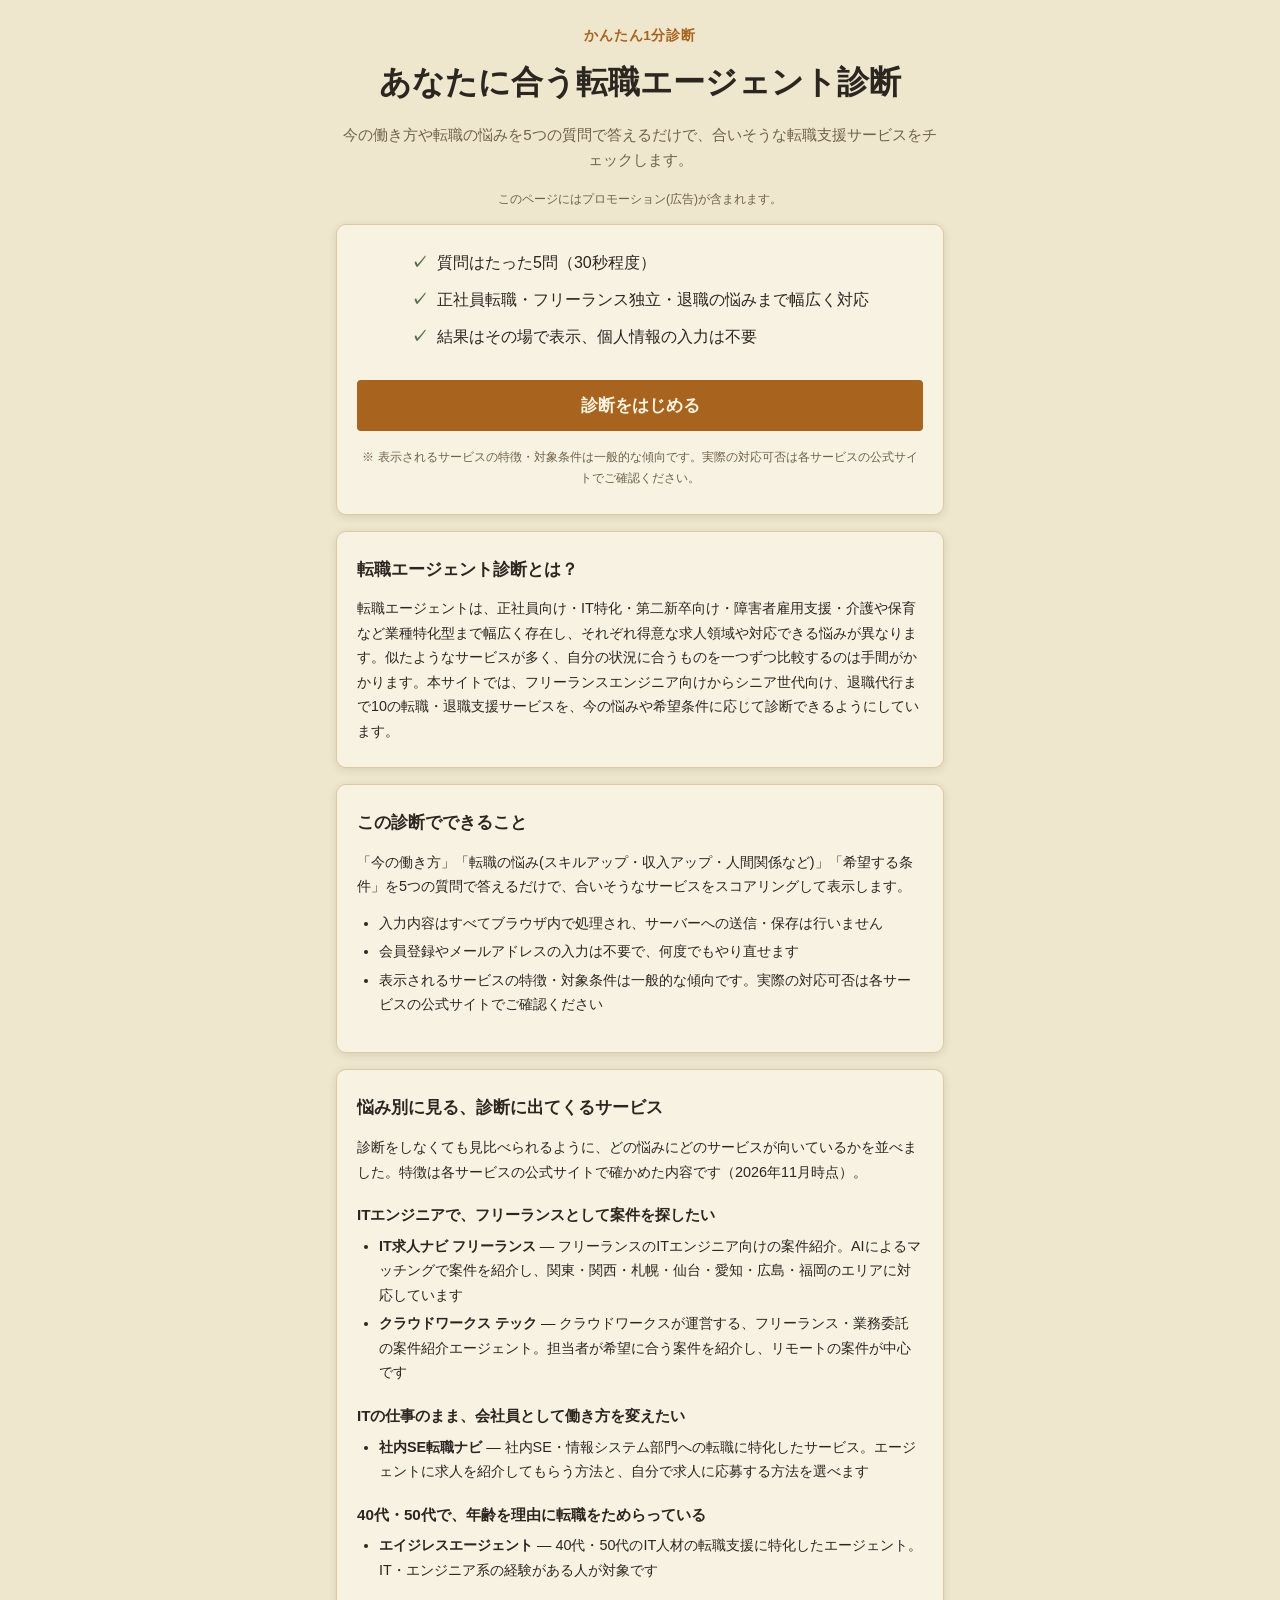
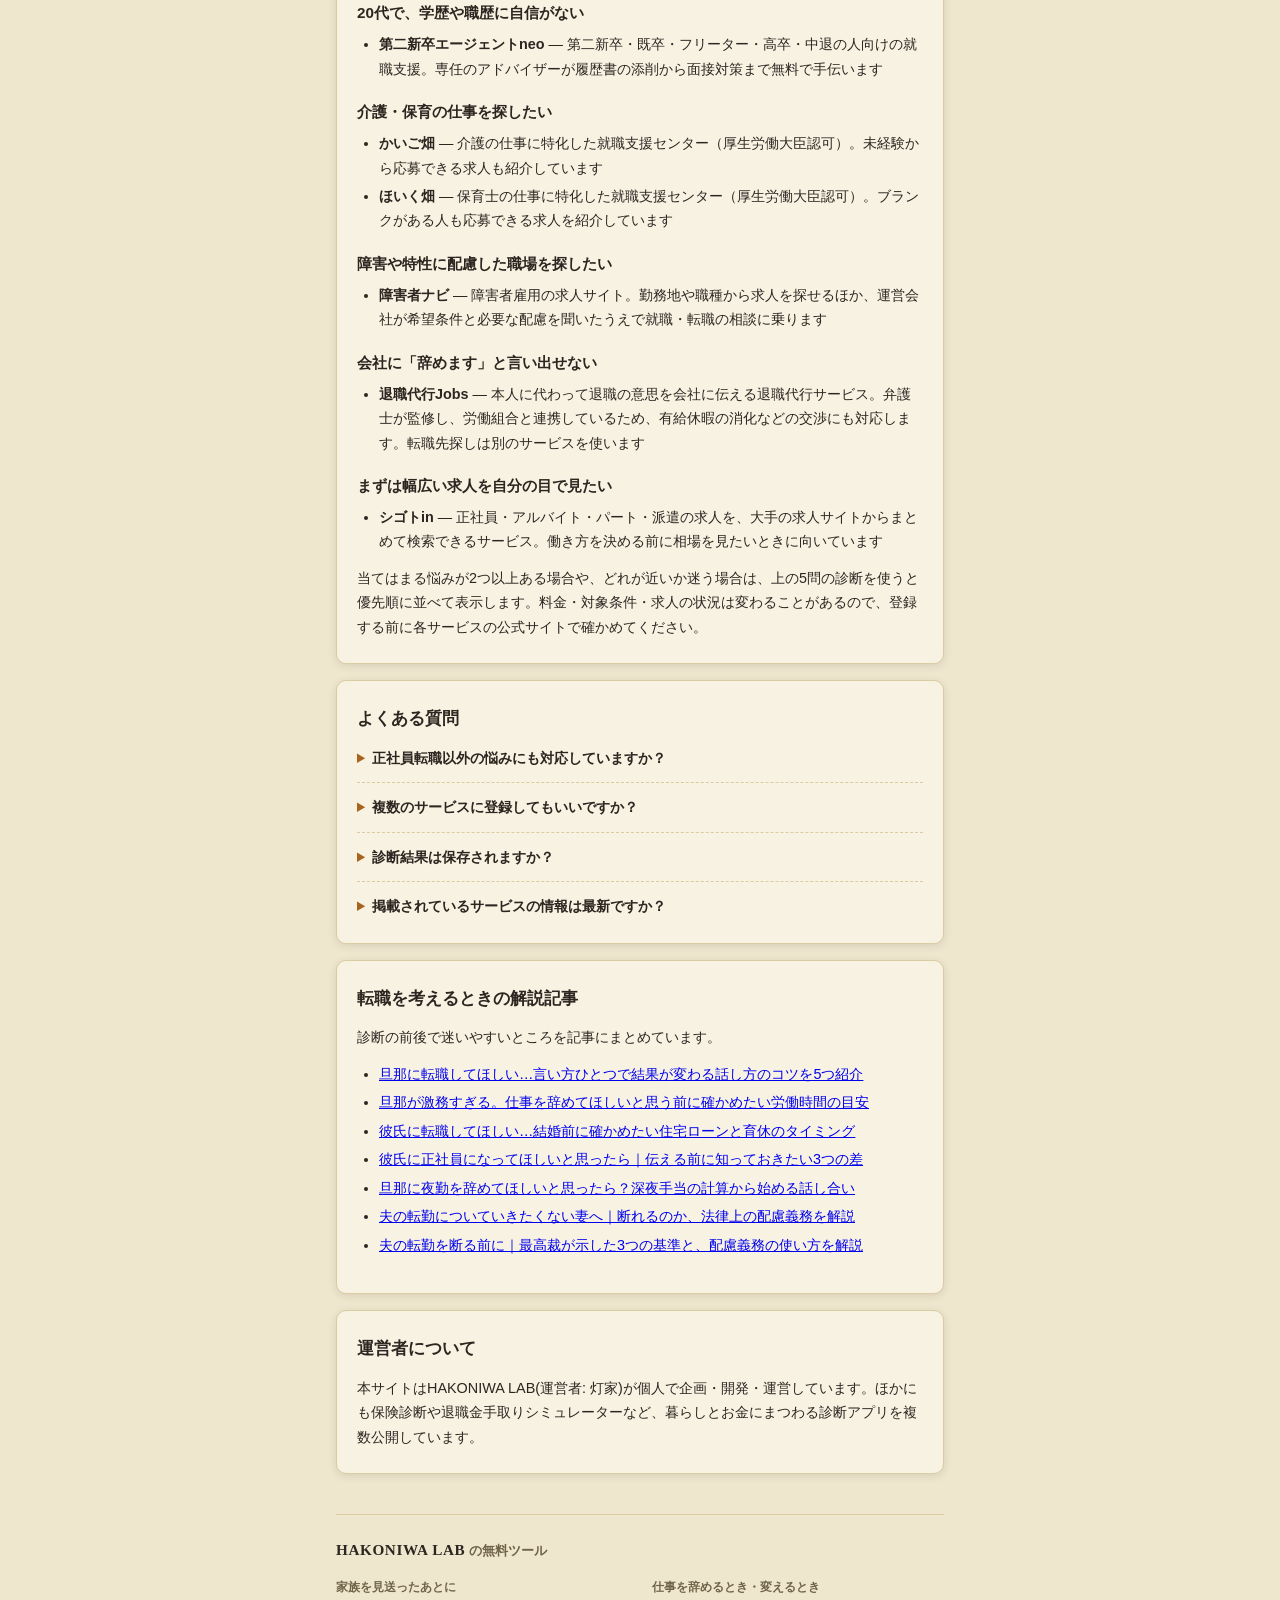
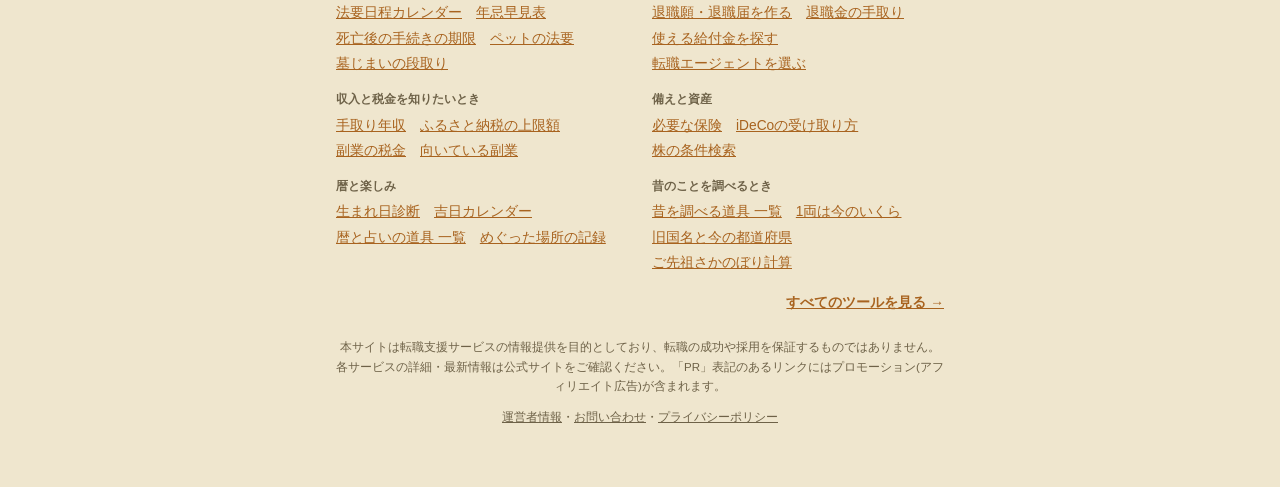
<file: index.html>
<!DOCTYPE html>
<html lang="ja">
<head>
<meta charset="UTF-8">
<meta name="viewport" content="width=device-width, initial-scale=1.0">
<!-- Google tag (gtag.js) -->
<script async src="https://www.googletagmanager.com/gtag/js?id=G-WTBHV5QYG3"></script>
<script>
  window.dataLayer = window.dataLayer || [];
  function gtag(){dataLayer.push(arguments);}
  gtag('js', new Date());
  gtag('config', 'G-WTBHV5QYG3');
</script>
<title>転職エージェント診断 | あなたに合う転職支援サービスがわかる</title>
<meta name="description" content="今の働き方・悩み・希望条件を答えるだけで、あなたに合いそうな転職エージェント・転職支援サービスをかんたん診断。IT・フリーランス・40代50代・第二新卒・介護保育・障害者雇用・退職代行まで、悩み別にどのサービスが向いているかも一覧で比べられます。">
<script async src="https://pagead2.googlesyndication.com/pagead/js/adsbygoogle.js?client=ca-pub-6465548593525933" crossorigin="anonymous"></script>
<link rel="canonical" href="https://hakoniwalab.com/career-checker/">
<link rel="stylesheet" href="css/style.css">
<script type="application/ld+json">{"@context":"https://schema.org","@type":"FAQPage","mainEntity":[{"@type":"Question","name":"正社員転職以外の悩みにも対応していますか？","acceptedAnswer":{"@type":"Answer","text":"対応しています。フリーランス案件探し、退職代行、障害者雇用、介護・保育分野への転職など、正社員の転職エージェント以外の悩みに合うサービスも診断結果に含めています。"}},{"@type":"Question","name":"複数のサービスに登録してもいいですか？","acceptedAnswer":{"@type":"Answer","text":"多くの転職エージェントは複数登録が可能です。それぞれ保有する求人が異なるため、診断結果の中から気になる複数のサービスに登録して比較検討することをおすすめします。"}},{"@type":"Question","name":"診断結果は保存されますか？","acceptedAnswer":{"@type":"Answer","text":"保存されません。診断のたびにその場で計算しており、入力内容や結果を外部に送信・保存する仕組みは持っていません。"}},{"@type":"Question","name":"掲載されているサービスの情報は最新ですか？","acceptedAnswer":{"@type":"Answer","text":"サービスの特徴・対象条件は一般的な傾向に基づく参考情報です。実際の求人状況・対応エリアは各サービスの公式サイトで最新情報をご確認ください。"}}]}</script>
</head>
<body>
<div id="app" class="app">

  <header class="app-header">
    <p class="app-header__eyebrow">かんたん1分診断</p>
    <h1 class="app-header__title">あなたに合う<br class="sp-only">転職エージェント診断</h1>
    <p class="app-header__lead">今の働き方や転職の悩みを5つの質問で答えるだけで、合いそうな転職支援サービスをチェックします。</p>
  </header>
  <p class="pr-note">このページにはプロモーション(広告)が含まれます。</p>

  <main id="main" class="main">

    <!-- intro screen -->
    <section id="screen-intro" class="screen" data-screen="intro">
      <div class="card card--intro">
        <ul class="intro-points">
          <li>質問はたった5問（30秒程度）</li>
          <li>正社員転職・フリーランス独立・退職の悩みまで幅広く対応</li>
          <li>結果はその場で表示、個人情報の入力は不要</li>
        </ul>
        <button type="button" class="btn btn--primary btn--large" id="btn-start">診断をはじめる</button>
        <p class="intro-disclaimer">※ 表示されるサービスの特徴・対象条件は一般的な傾向です。実際の対応可否は各サービスの公式サイトでご確認ください。</p>
      </div>
    </section>

    <!-- quiz screen -->
    <section id="screen-quiz" class="screen" data-screen="quiz" hidden>
      <div class="progress" aria-hidden="true">
        <div class="progress__bar" id="progress-bar"></div>
      </div>
      <p class="progress__label" id="progress-label">質問 1 / 5</p>

      <div class="card card--quiz" id="quiz-card">
        <!-- quiz.js が質問ごとに描画する -->
      </div>

      <div class="quiz-nav">
        <button type="button" class="btn btn--ghost" id="btn-back" hidden>戻る</button>
      </div>
    </section>

    <!-- result screen -->
    <section id="screen-result" class="screen" data-screen="result" hidden>
      <div class="result-summary" id="result-summary"></div>
      <div class="result-list" id="result-list"></div>
      <div id="ad-slot-result-bottom" class="ad-slot" aria-hidden="true"></div>
      <div class="card card--books" data-books-card>
        <h2 class="card__title">関連する本</h2>
        <p class="books__lead">次の仕事を選び直すにあたって。運営者が書いた本です。</p>
        <ul class="books__list">
          <li class="books__item">
            <a href="https://www.amazon.co.jp/dp/B0H3LRYNQZ" target="_blank" rel="noopener">
              <span class="books__title">50代からのセカンドキャリア: 肩書きが消えた日、人生は始まる</span>
              <span class="books__note">神泉悠斗／役職や肩書きが外れたあとの、仕事の選び直しについて。</span>
            </a>
          </li>
        </ul>
        <p class="books__ku">Kindle Unlimited の対象です（会員なら追加料金はかかりません）。</p>
      </div>


      <div class="card card--lead" id="lead-card">
        <h2 class="card__title">診断結果をあとで見返したい方へ</h2>
        <p>メールアドレスを登録すると、HAKONIWA LABの新しいツール・更新情報をお届けします。</p>
        <form id="lead-form" class="lead-form" action="https://mail-studio.hakoniwa-labs.workers.dev/f/v6lGNd5ZqjptO-bG2wVIIij1IczI0iWg" method="post" target="popupwindow" onsubmit="window.open('https://mail-studio.hakoniwa-labs.workers.dev/f/v6lGNd5ZqjptO-bG2wVIIij1IczI0iWg', 'popupwindow')">
          <input type="email" name="email" class="lead-form__input" placeholder="メールアドレス" required>
          <button type="submit" class="btn btn--primary">登録する</button>
        </form>
      </div>

      <button type="button" class="btn btn--ghost" id="btn-restart">もう一度診断する</button>
    </section>

  </main>

  <section class="article" aria-labelledby="about-heading">
    <div class="card card--article">
      <h2 id="about-heading">転職エージェント診断とは？</h2>
      <p>転職エージェントは、正社員向け・IT特化・第二新卒向け・障害者雇用支援・介護や保育など業種特化型まで幅広く存在し、それぞれ得意な求人領域や対応できる悩みが異なります。似たようなサービスが多く、自分の状況に合うものを一つずつ比較するのは手間がかかります。本サイトでは、フリーランスエンジニア向けからシニア世代向け、退職代行まで10の転職・退職支援サービスを、今の悩みや希望条件に応じて診断できるようにしています。</p>
    </div>

    <div class="card card--article">
      <h2>この診断でできること</h2>
      <p>「今の働き方」「転職の悩み(スキルアップ・収入アップ・人間関係など)」「希望する条件」を5つの質問で答えるだけで、合いそうなサービスをスコアリングして表示します。</p>
      <ul>
        <li>入力内容はすべてブラウザ内で処理され、サーバーへの送信・保存は行いません</li>
        <li>会員登録やメールアドレスの入力は不要で、何度でもやり直せます</li>
        <li>表示されるサービスの特徴・対象条件は一般的な傾向です。実際の対応可否は各サービスの公式サイトでご確認ください</li>
      </ul>
    </div>

    <div class="card card--article">
      <h2>悩み別に見る、診断に出てくるサービス</h2>
      <p>診断をしなくても見比べられるように、どの悩みにどのサービスが向いているかを並べました。特徴は各サービスの公式サイトで確かめた内容です（2026年11月時点）。</p>

      <h3>ITエンジニアで、フリーランスとして案件を探したい</h3>
      <ul>
        <li><strong>IT求人ナビ フリーランス</strong> — フリーランスのITエンジニア向けの案件紹介。AIによるマッチングで案件を紹介し、関東・関西・札幌・仙台・愛知・広島・福岡のエリアに対応しています</li>
        <li><strong>クラウドワークス テック</strong> — クラウドワークスが運営する、フリーランス・業務委託の案件紹介エージェント。担当者が希望に合う案件を紹介し、リモートの案件が中心です</li>
      </ul>

      <h3>ITの仕事のまま、会社員として働き方を変えたい</h3>
      <ul>
        <li><strong>社内SE転職ナビ</strong> — 社内SE・情報システム部門への転職に特化したサービス。エージェントに求人を紹介してもらう方法と、自分で求人に応募する方法を選べます</li>
      </ul>

      <h3>40代・50代で、年齢を理由に転職をためらっている</h3>
      <ul>
        <li><strong>エイジレスエージェント</strong> — 40代・50代のIT人材の転職支援に特化したエージェント。IT・エンジニア系の経験がある人が対象です</li>
      </ul>

      <h3>20代で、学歴や職歴に自信がない</h3>
      <ul>
        <li><strong>第二新卒エージェントneo</strong> — 第二新卒・既卒・フリーター・高卒・中退の人向けの就職支援。専任のアドバイザーが履歴書の添削から面接対策まで無料で手伝います</li>
      </ul>

      <h3>介護・保育の仕事を探したい</h3>
      <ul>
        <li><strong>かいご畑</strong> — 介護の仕事に特化した就職支援センター（厚生労働大臣認可）。未経験から応募できる求人も紹介しています</li>
        <li><strong>ほいく畑</strong> — 保育士の仕事に特化した就職支援センター（厚生労働大臣認可）。ブランクがある人も応募できる求人を紹介しています</li>
      </ul>

      <h3>障害や特性に配慮した職場を探したい</h3>
      <ul>
        <li><strong>障害者ナビ</strong> — 障害者雇用の求人サイト。勤務地や職種から求人を探せるほか、運営会社が希望条件と必要な配慮を聞いたうえで就職・転職の相談に乗ります</li>
      </ul>

      <h3>会社に「辞めます」と言い出せない</h3>
      <ul>
        <li><strong>退職代行Jobs</strong> — 本人に代わって退職の意思を会社に伝える退職代行サービス。弁護士が監修し、労働組合と連携しているため、有給休暇の消化などの交渉にも対応します。転職先探しは別のサービスを使います</li>
      </ul>

      <h3>まずは幅広い求人を自分の目で見たい</h3>
      <ul>
        <li><strong>シゴトin</strong> — 正社員・アルバイト・パート・派遣の求人を、大手の求人サイトからまとめて検索できるサービス。働き方を決める前に相場を見たいときに向いています</li>
      </ul>

      <p>当てはまる悩みが2つ以上ある場合や、どれが近いか迷う場合は、上の5問の診断を使うと優先順に並べて表示します。料金・対象条件・求人の状況は変わることがあるので、登録する前に各サービスの公式サイトで確かめてください。</p>
    </div>

    <div class="card card--article">
      <h2>よくある質問</h2>
      <details class="faq-item">
        <summary>正社員転職以外の悩みにも対応していますか？</summary>
        <p>対応しています。フリーランス案件探し、退職代行、障害者雇用、介護・保育分野への転職など、正社員の転職エージェント以外の悩みに合うサービスも診断結果に含めています。</p>
      </details>
      <details class="faq-item">
        <summary>複数のサービスに登録してもいいですか？</summary>
        <p>多くの転職エージェントは複数登録が可能です。それぞれ保有する求人が異なるため、診断結果の中から気になる複数のサービスに登録して比較検討することをおすすめします。</p>
      </details>
      <details class="faq-item">
        <summary>診断結果は保存されますか？</summary>
        <p>保存されません。診断のたびにその場で計算しており、入力内容や結果を外部に送信・保存する仕組みは持っていません。</p>
      </details>
      <details class="faq-item">
        <summary>掲載されているサービスの情報は最新ですか？</summary>
        <p>サービスの特徴・対象条件は一般的な傾向に基づく参考情報です。実際の求人状況・対応エリアは各サービスの公式サイトで最新情報をご確認ください。</p>
      </details>
    </div>

    <div class="card card--article">
      <h2>転職を考えるときの解説記事</h2>
      <p>診断の前後で迷いやすいところを記事にまとめています。</p>
      <ul>
        <li><a href="guide/tenshoku-shitehoshii-danna/">旦那に転職してほしい…言い方ひとつで結果が変わる話し方のコツを5つ紹介</a></li>
        <li><a href="guide/danna-gekimu-yametehoshii/">旦那が激務すぎる。仕事を辞めてほしいと思う前に確かめたい労働時間の目安</a></li>
        <li><a href="guide/kareshi-tenshoku-kekkonmae/">彼氏に転職してほしい…結婚前に確かめたい住宅ローンと育休のタイミング</a></li>
        <li><a href="guide/seishain-natte-hoshii-kareshi/">彼氏に正社員になってほしいと思ったら｜伝える前に知っておきたい3つの差</a></li>
        <li><a href="guide/yakin-yametehoshii-danna/">旦那に夜勤を辞めてほしいと思ったら？深夜手当の計算から始める話し合い</a></li>
        <li><a href="guide/tenkin-tsuiteikitakunai/">夫の転勤についていきたくない妻へ｜断れるのか、法律上の配慮義務を解説</a></li>
        <li><a href="guide/tenkin-kotowaru/">夫の転勤を断る前に｜最高裁が示した3つの基準と、配慮義務の使い方を解説</a></li>
      </ul>
    </div>

    <div class="card card--article">
      <h2>運営者について</h2>
      <p>本サイトはHAKONIWA LAB(運営者: 灯家)が個人で企画・開発・運営しています。ほかにも保険診断や退職金手取りシミュレーターなど、暮らしとお金にまつわる診断アプリを複数公開しています。</p>
    </div>
  </section>

  <!-- site-nav:start -->
  <style>
  .site-nav { margin: 40px 0 0; padding: 22px 0 0; border-top: 1px solid var(--color-border, var(--line, #dbcba0)); color: var(--color-text, var(--ink, #2b2620)); text-align: left; }
  .site-nav__title { margin: 0 0 14px; font-size: 0.82rem; font-weight: 700; color: var(--color-text-muted, var(--muted, #6e6248)); }
  .site-nav__title a { font-family: Georgia, "Times New Roman", serif; font-size: 0.95rem; letter-spacing: 0.04em; color: var(--color-text, var(--ink, #2b2620)); text-decoration: none; }
  .site-nav__groups { display: grid; gap: 14px 24px; }
  @media (min-width: 560px) { .site-nav__groups { grid-template-columns: 1fr 1fr; } }
  .site-nav__label { margin: 0 0 4px; font-size: 0.74rem; font-weight: 700; color: var(--color-text-muted, var(--muted, #6e6248)); }
  .site-nav__links { display: flex; flex-wrap: wrap; gap: 2px 14px; margin: 0; padding: 0; list-style: none; font-size: 0.86rem; line-height: 1.7; }
  .site-nav__links li { margin: 0; padding: 0; }
  .site-nav__links li::before { content: none; }
  .site-nav__links a { color: var(--color-primary, var(--navy, #a8631f)); }
  .site-nav__all { margin: 16px 0 0; font-size: 0.86rem; text-align: right; }
  .site-nav__all a { color: var(--color-primary, var(--navy, #a8631f)); font-weight: 700; }
  .app-footer a { color: var(--color-text-muted, var(--muted, #6e6248)); }
  </style>
  <nav class="site-nav" aria-label="HAKONIWA LABのツール">
    <p class="site-nav__title"><a href="../">HAKONIWA LAB</a> の無料ツール</p>
    <div class="site-nav__groups">
      <div>
        <p class="site-nav__label">家族を見送ったあとに</p>
        <ul class="site-nav__links">
          <li><a href="../houyou-calendar/">法要日程カレンダー</a></li>
          <li><a href="../houyou-calendar/hayami/">年忌早見表</a></li>
          <li><a href="../houyou-calendar/tetsuzuki/">死亡後の手続きの期限</a></li>
          <li><a href="../houyou-calendar/pet/">ペットの法要</a></li>
          <li><a href="../houyou-calendar/hakajimai/">墓じまいの段取り</a></li>
        </ul>
      </div>
      <div>
        <p class="site-nav__label">仕事を辞めるとき・変えるとき</p>
        <ul class="site-nav__links">
          <li><a href="../resignation-letter-generator/">退職願・退職届を作る</a></li>
          <li><a href="../retirement-simulator/">退職金の手取り</a></li>
          <li><a href="../subsidy-checker/">使える給付金を探す</a></li>
          <li><a href="../career-checker/">転職エージェントを選ぶ</a></li>
        </ul>
      </div>
      <div>
        <p class="site-nav__label">収入と税金を知りたいとき</p>
        <ul class="site-nav__links">
          <li><a href="../takehome-calculator/">手取り年収</a></li>
          <li><a href="../furusato-simulator/">ふるさと納税の上限額</a></li>
          <li><a href="../sidejob-tax-simulator/">副業の税金</a></li>
          <li><a href="../sidejob-checker/">向いている副業</a></li>
        </ul>
      </div>
      <div>
        <p class="site-nav__label">備えと資産</p>
        <ul class="site-nav__links">
          <li><a href="../insurance-checker/">必要な保険</a></li>
          <li><a href="../retirement-simulator/ideco/">iDeCoの受け取り方</a></li>
          <li><a href="../stock-screener/">株の条件検索</a></li>
        </ul>
      </div>
      <div>
        <p class="site-nav__label">暦と楽しみ</p>
        <ul class="site-nav__links">
          <li><a href="../birthday-fortune/">生まれ日診断</a></li>
          <li><a href="../birthday-fortune/calendar/">吉日カレンダー</a></li>
          <li><a href="../birthday-fortune/tools/">暦と占いの道具 一覧</a></li>
          <li><a href="../meguri-log/">めぐった場所の記録</a></li>
        </ul>
      </div>
      <div>
        <p class="site-nav__label">昔のことを調べるとき</p>
        <ul class="site-nav__links">
          <li><a href="../mukashi/">昔を調べる道具 一覧</a></li>
          <li><a href="../mukashi/ryou/">1両は今のいくら</a></li>
          <li><a href="../mukashi/kokumei/">旧国名と今の都道府県</a></li>
          <li><a href="../mukashi/senzo/">ご先祖さかのぼり計算</a></li>
        </ul>
      </div>
    </div>
    <p class="site-nav__all"><a href="../">すべてのツールを見る →</a></p>
  </nav>
  <!-- site-nav:end -->

  <footer class="app-footer">
    <p>本サイトは転職支援サービスの情報提供を目的としており、転職の成功や採用を保証するものではありません。各サービスの詳細・最新情報は公式サイトをご確認ください。「PR」表記のあるリンクにはプロモーション(アフィリエイト広告)が含まれます。</p>
    <p><a href="../about.html">運営者情報</a>・<a href="../contact.html">お問い合わせ</a>・<a href="../privacy.html">プライバシーポリシー</a></p>
  </footer>

</div>

<script src="js/data.js"></script>
<script src="js/match.js"></script>
<script src="js/render.js"></script>
<script src="js/quiz.js"></script>
</body>
</html>
</file>
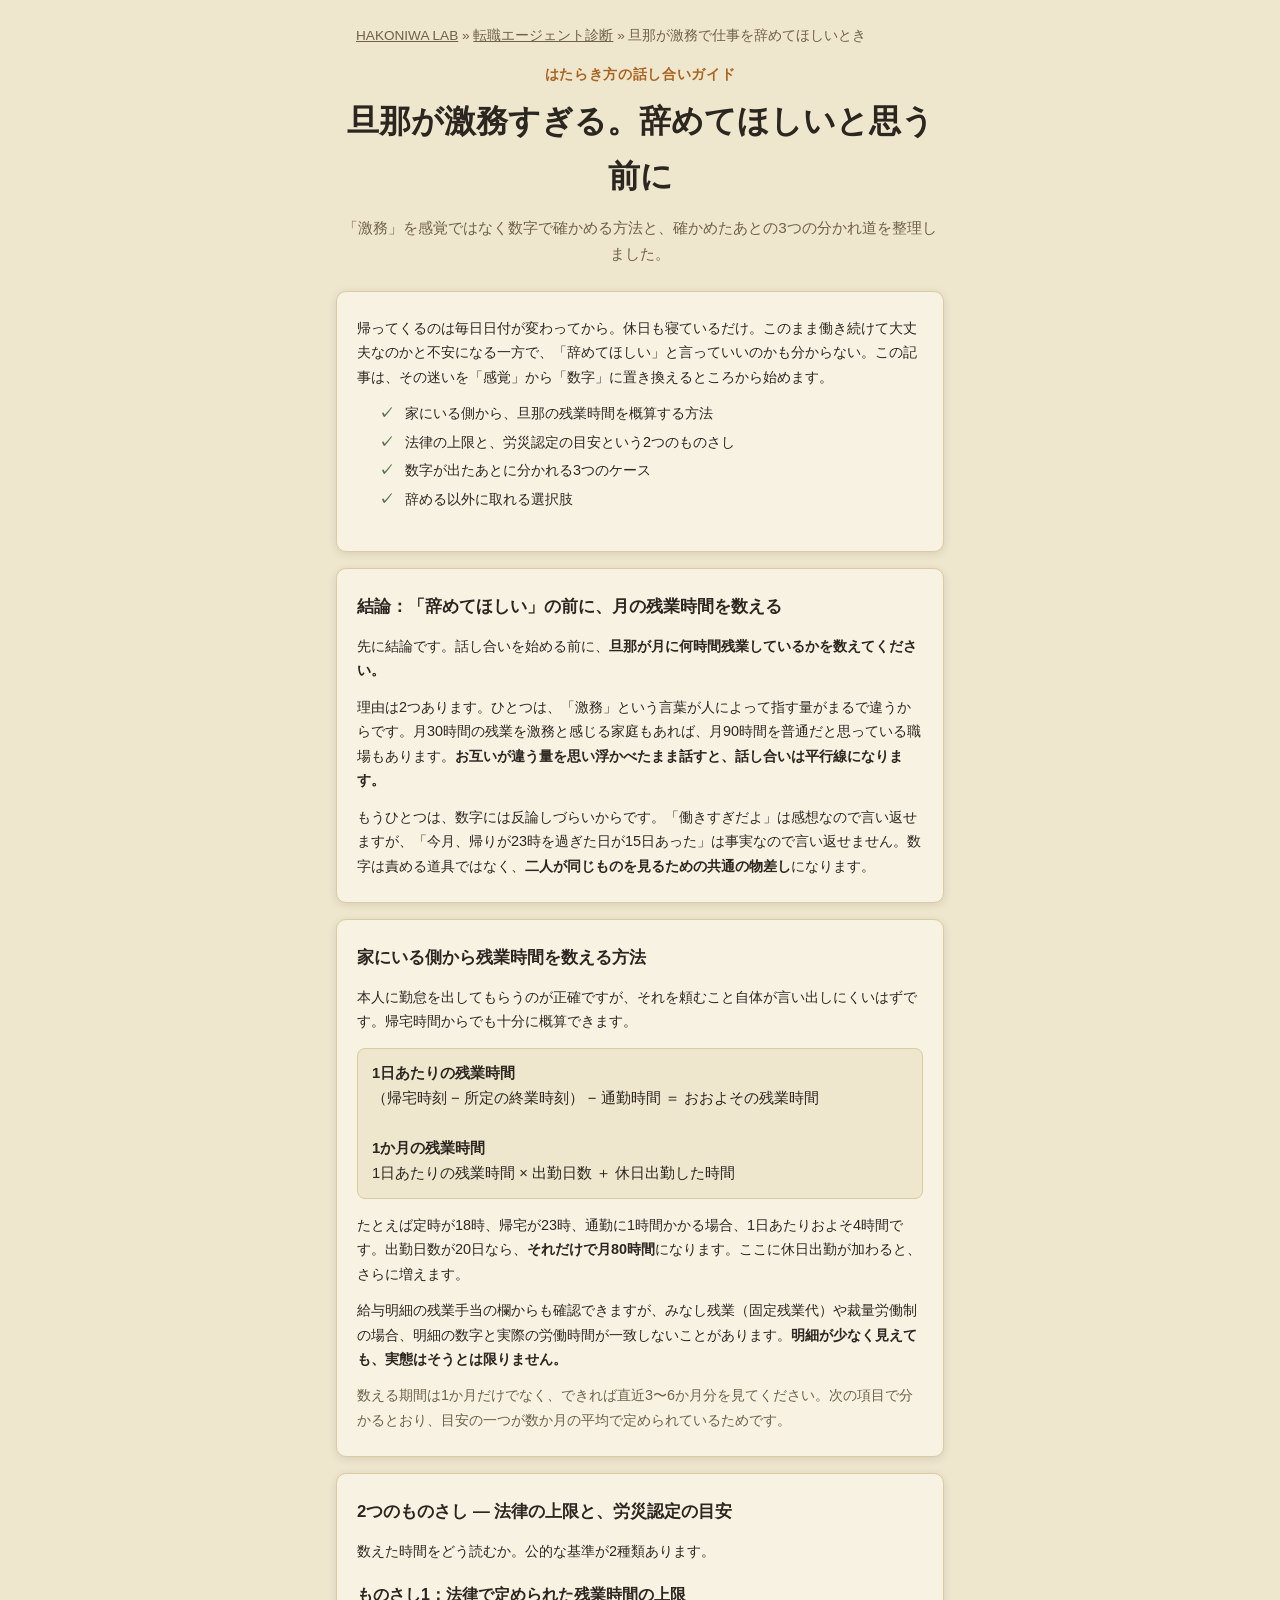
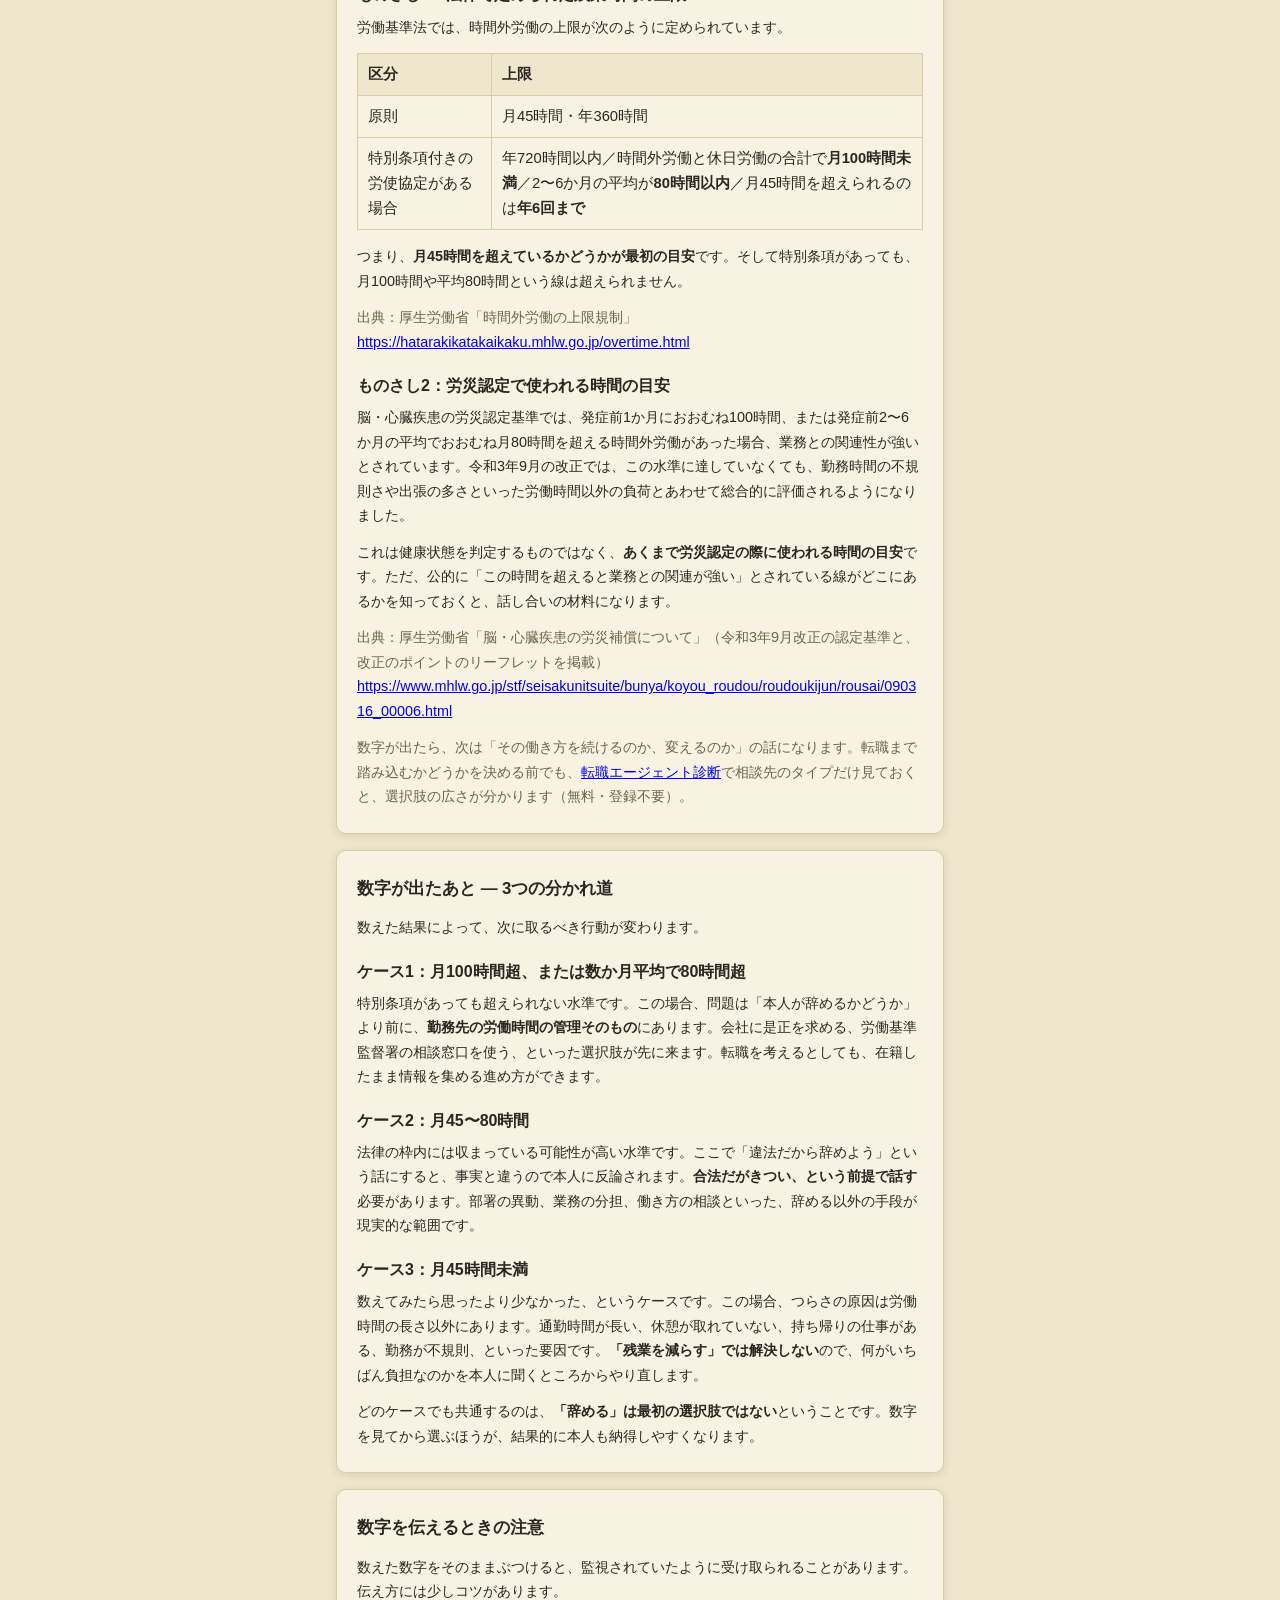
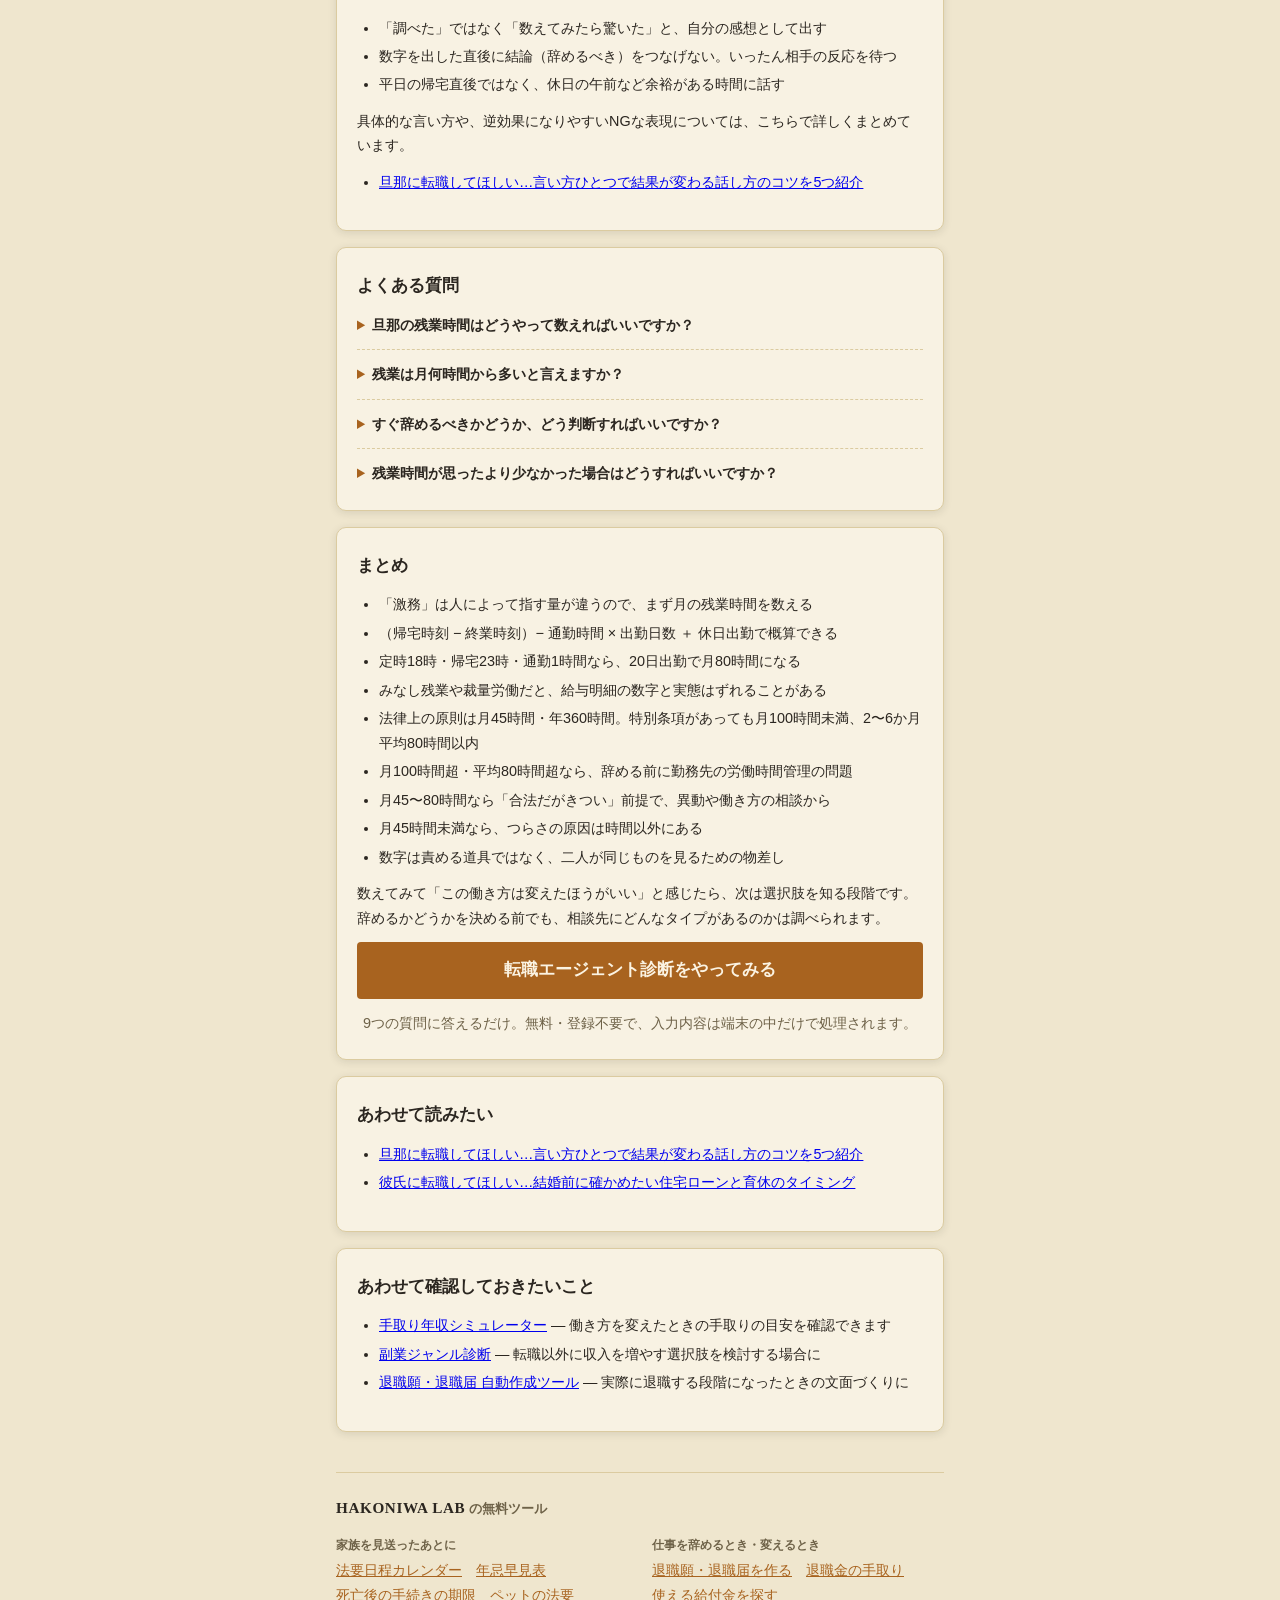
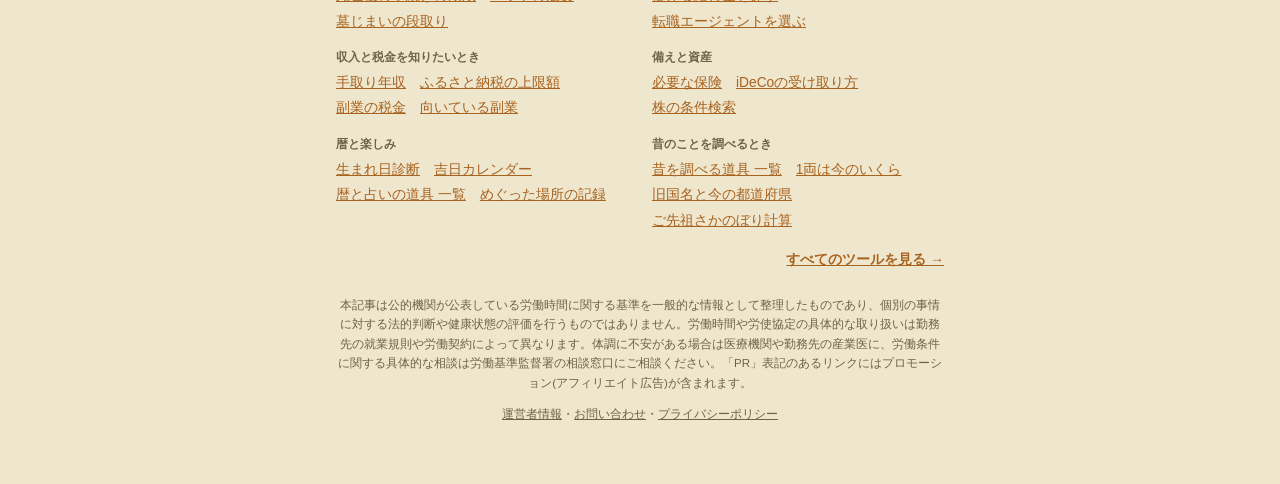
<file: guide/danna-gekimu-yametehoshii/index.html>
<!DOCTYPE html>
<html lang="ja">
<head>
<meta charset="UTF-8">
<meta name="viewport" content="width=device-width, initial-scale=1.0">
<!-- Google tag (gtag.js) -->
<script async src="https://www.googletagmanager.com/gtag/js?id=G-WTBHV5QYG3"></script>
<script>
  window.dataLayer = window.dataLayer || [];
  function gtag(){dataLayer.push(arguments);}
  gtag('js', new Date());
  gtag('config', 'G-WTBHV5QYG3');
</script>
<title>旦那が激務すぎる。仕事を辞めてほしいと思う前に確かめたい労働時間の目安</title>
<meta name="description" content="旦那が激務で仕事を辞めてほしい。そう思ったとき、まず月の残業時間を数える方法と、法律の上限・労災認定の目安という2つのものさしを整理しました。数字が出たあとの3つの分かれ道まで解説します。">
<script async src="https://pagead2.googlesyndication.com/pagead/js/adsbygoogle.js?client=ca-pub-6465548593525933" crossorigin="anonymous"></script>
<link rel="canonical" href="https://hakoniwalab.com/career-checker/guide/danna-gekimu-yametehoshii/">
<link rel="stylesheet" href="../../css/style.css">
<script type="application/ld+json">{"@context":"https://schema.org","@type":"FAQPage","mainEntity":[{"@type":"Question","name":"旦那の残業時間はどうやって数えればいいですか？","acceptedAnswer":{"@type":"Answer","text":"所定の終業時刻と実際の帰宅時刻の差から、通勤にかかる時間を引くとおおよその残業時間が出ます。これに出勤日数を掛け、休日出勤の時間を足すと月の目安になります。給与明細の残業手当の欄からも確認できますが、みなし残業や裁量労働の場合は実態と一致しないことがあります。"}},{"@type":"Question","name":"残業は月何時間から多いと言えますか？","acceptedAnswer":{"@type":"Answer","text":"法律上の原則的な上限は月45時間・年360時間です。特別条項付きの労使協定がある場合でも、時間外労働と休日労働の合計で月100時間未満、2〜6か月平均で80時間以内という上限があります。まず月45時間を超えているかどうかが最初の目安になります。"}},{"@type":"Question","name":"すぐ辞めるべきかどうか、どう判断すればいいですか？","acceptedAnswer":{"@type":"Answer","text":"辞める以外にも、勤務先に労働時間の是正を求める、部署の異動を相談する、といった選択肢があります。数字を確認したうえで、どの選択肢が現実的かを本人と一緒に考えるほうが、いきなり退職を勧めるより話が進みやすくなります。"}},{"@type":"Question","name":"残業時間が思ったより少なかった場合はどうすればいいですか？","acceptedAnswer":{"@type":"Answer","text":"労働時間以外に負担の原因がある可能性があります。通勤時間の長さ、休憩が取れているか、持ち帰りの仕事があるか、勤務が不規則かなどです。時間の長さだけが負担の理由とは限らないため、何がいちばんつらいのかを本人に聞いてみるところから始めます。"}}]}</script>
<style>
.guide-nav { max-width: 720px; margin: 0 auto 16px; padding: 0 20px; font-size: 0.85rem; color: var(--color-text-muted); }
.guide-nav a { color: var(--color-text-muted); }
.guide-lead { font-size: 0.95rem; }
.guide-table { width: 100%; border-collapse: collapse; margin: 14px 0; font-size: 0.92rem; }
.guide-table th, .guide-table td { border: 1px solid var(--color-border); padding: 8px 10px; text-align: left; vertical-align: top; }
.guide-table th { background: var(--color-bg); font-weight: 600; }
.guide-note { font-size: 0.85rem; color: var(--color-text-muted); }
.card--article h3 { font-size: 1rem; margin: 18px 0 6px; }
.guide-cta { text-align: center; }
.guide-cta .btn { display: inline-block; text-decoration: none; }
.guide-calc { background: var(--color-bg); border: 1px solid var(--color-border); border-radius: 8px; padding: 12px 14px; margin: 14px 0; font-size: 0.92rem; }
</style>
</head>
<body>
<div class="app">

  <nav class="guide-nav" aria-label="パンくずリスト">
    <a href="../../../">HAKONIWA LAB</a> &raquo;
    <a href="../../">転職エージェント診断</a> &raquo;
    <span aria-current="page">旦那が激務で仕事を辞めてほしいとき</span>
  </nav>

  <header class="app-header">
    <p class="app-header__eyebrow">はたらき方の話し合いガイド</p>
    <h1 class="app-header__title">旦那が激務すぎる。<br class="sp-only">辞めてほしいと思う前に</h1>
    <p class="app-header__lead">「激務」を感覚ではなく数字で確かめる方法と、確かめたあとの3つの分かれ道を整理しました。</p>
  </header>

  <main class="main">

    <section class="article">

      <div class="card card--article">
        <p class="guide-lead">帰ってくるのは毎日日付が変わってから。休日も寝ているだけ。このまま働き続けて大丈夫なのかと不安になる一方で、「辞めてほしい」と言っていいのかも分からない。この記事は、その迷いを「感覚」から「数字」に置き換えるところから始めます。</p>
        <ul class="intro-points">
          <li>家にいる側から、旦那の残業時間を概算する方法</li>
          <li>法律の上限と、労災認定の目安という2つのものさし</li>
          <li>数字が出たあとに分かれる3つのケース</li>
          <li>辞める以外に取れる選択肢</li>
        </ul>
      </div>

      <div class="card card--article">
        <h2>結論：「辞めてほしい」の前に、月の残業時間を数える</h2>
        <p>先に結論です。話し合いを始める前に、<strong>旦那が月に何時間残業しているかを数えてください。</strong></p>
        <p>理由は2つあります。ひとつは、「激務」という言葉が人によって指す量がまるで違うからです。月30時間の残業を激務と感じる家庭もあれば、月90時間を普通だと思っている職場もあります。<strong>お互いが違う量を思い浮かべたまま話すと、話し合いは平行線になります。</strong></p>
        <p>もうひとつは、数字には反論しづらいからです。「働きすぎだよ」は感想なので言い返せますが、「今月、帰りが23時を過ぎた日が15日あった」は事実なので言い返せません。数字は責める道具ではなく、<strong>二人が同じものを見るための共通の物差し</strong>になります。</p>
      </div>

      <div class="card card--article">
        <h2>家にいる側から残業時間を数える方法</h2>
        <p>本人に勤怠を出してもらうのが正確ですが、それを頼むこと自体が言い出しにくいはずです。帰宅時間からでも十分に概算できます。</p>
        <div class="guide-calc">
          <strong>1日あたりの残業時間</strong><br>
          （帰宅時刻 − 所定の終業時刻） − 通勤時間 ＝ おおよその残業時間<br><br>
          <strong>1か月の残業時間</strong><br>
          1日あたりの残業時間 × 出勤日数 ＋ 休日出勤した時間
        </div>
        <p>たとえば定時が18時、帰宅が23時、通勤に1時間かかる場合、1日あたりおよそ4時間です。出勤日数が20日なら、<strong>それだけで月80時間</strong>になります。ここに休日出勤が加わると、さらに増えます。</p>
        <p>給与明細の残業手当の欄からも確認できますが、みなし残業（固定残業代）や裁量労働制の場合、明細の数字と実際の労働時間が一致しないことがあります。<strong>明細が少なく見えても、実態はそうとは限りません。</strong></p>
        <p class="guide-note">数える期間は1か月だけでなく、できれば直近3〜6か月分を見てください。次の項目で分かるとおり、目安の一つが数か月の平均で定められているためです。</p>
      </div>

      <div class="card card--article">
        <h2>2つのものさし ― 法律の上限と、労災認定の目安</h2>
        <p>数えた時間をどう読むか。公的な基準が2種類あります。</p>

        <h3>ものさし1：法律で定められた残業時間の上限</h3>
        <p>労働基準法では、時間外労働の上限が次のように定められています。</p>
        <table class="guide-table">
          <thead>
            <tr><th>区分</th><th>上限</th></tr>
          </thead>
          <tbody>
            <tr><td>原則</td><td>月45時間・年360時間</td></tr>
            <tr><td>特別条項付きの労使協定がある場合</td><td>年720時間以内／時間外労働と休日労働の合計で<strong>月100時間未満</strong>／2〜6か月の平均が<strong>80時間以内</strong>／月45時間を超えられるのは<strong>年6回まで</strong></td></tr>
          </tbody>
        </table>
        <p>つまり、<strong>月45時間を超えているかどうかが最初の目安</strong>です。そして特別条項があっても、月100時間や平均80時間という線は超えられません。</p>
        <p class="guide-note">出典：厚生労働省「時間外労働の上限規制」<a href="https://hatarakikatakaikaku.mhlw.go.jp/overtime.html" target="_blank" rel="noopener">https://hatarakikatakaikaku.mhlw.go.jp/overtime.html</a></p>

        <h3>ものさし2：労災認定で使われる時間の目安</h3>
        <p>脳・心臓疾患の労災認定基準では、発症前1か月におおむね100時間、または発症前2〜6か月の平均でおおむね月80時間を超える時間外労働があった場合、業務との関連性が強いとされています。令和3年9月の改正では、この水準に達していなくても、勤務時間の不規則さや出張の多さといった労働時間以外の負荷とあわせて総合的に評価されるようになりました。</p>
        <p>これは健康状態を判定するものではなく、<strong>あくまで労災認定の際に使われる時間の目安</strong>です。ただ、公的に「この時間を超えると業務との関連が強い」とされている線がどこにあるかを知っておくと、話し合いの材料になります。</p>
        <p class="guide-note">出典：厚生労働省「脳・心臓疾患の労災補償について」（令和3年9月改正の認定基準と、改正のポイントのリーフレットを掲載）<a href="https://www.mhlw.go.jp/stf/seisakunitsuite/bunya/koyou_roudou/roudoukijun/rousai/090316_00006.html" target="_blank" rel="noopener">https://www.mhlw.go.jp/stf/seisakunitsuite/bunya/koyou_roudou/roudoukijun/rousai/090316_00006.html</a></p>

        <p class="guide-note">数字が出たら、次は「その働き方を続けるのか、変えるのか」の話になります。転職まで踏み込むかどうかを決める前でも、<a href="../../">転職エージェント診断</a>で相談先のタイプだけ見ておくと、選択肢の広さが分かります（無料・登録不要）。</p>
      </div>

      <div class="card card--article">
        <h2>数字が出たあと ― 3つの分かれ道</h2>
        <p>数えた結果によって、次に取るべき行動が変わります。</p>

        <h3>ケース1：月100時間超、または数か月平均で80時間超</h3>
        <p>特別条項があっても超えられない水準です。この場合、問題は「本人が辞めるかどうか」より前に、<strong>勤務先の労働時間の管理そのもの</strong>にあります。会社に是正を求める、労働基準監督署の相談窓口を使う、といった選択肢が先に来ます。転職を考えるとしても、在籍したまま情報を集める進め方ができます。</p>

        <h3>ケース2：月45〜80時間</h3>
        <p>法律の枠内には収まっている可能性が高い水準です。ここで「違法だから辞めよう」という話にすると、事実と違うので本人に反論されます。<strong>合法だがきつい、という前提で話す</strong>必要があります。部署の異動、業務の分担、働き方の相談といった、辞める以外の手段が現実的な範囲です。</p>

        <h3>ケース3：月45時間未満</h3>
        <p>数えてみたら思ったより少なかった、というケースです。この場合、つらさの原因は労働時間の長さ以外にあります。通勤時間が長い、休憩が取れていない、持ち帰りの仕事がある、勤務が不規則、といった要因です。<strong>「残業を減らす」では解決しない</strong>ので、何がいちばん負担なのかを本人に聞くところからやり直します。</p>

        <p>どのケースでも共通するのは、<strong>「辞める」は最初の選択肢ではない</strong>ということです。数字を見てから選ぶほうが、結果的に本人も納得しやすくなります。</p>
      </div>

      <div class="card card--article">
        <h2>数字を伝えるときの注意</h2>
        <p>数えた数字をそのままぶつけると、監視されていたように受け取られることがあります。伝え方には少しコツがあります。</p>
        <ul>
          <li>「調べた」ではなく「数えてみたら驚いた」と、自分の感想として出す</li>
          <li>数字を出した直後に結論（辞めるべき）をつなげない。いったん相手の反応を待つ</li>
          <li>平日の帰宅直後ではなく、休日の午前など余裕がある時間に話す</li>
        </ul>
        <p>具体的な言い方や、逆効果になりやすいNGな表現については、こちらで詳しくまとめています。</p>
        <ul>
          <li><a href="../tenshoku-shitehoshii-danna/">旦那に転職してほしい…言い方ひとつで結果が変わる話し方のコツを5つ紹介</a></li>
        </ul>
      </div>

      <div class="card card--article">
        <h2>よくある質問</h2>
        <details class="faq-item">
          <summary>旦那の残業時間はどうやって数えればいいですか？</summary>
          <p>所定の終業時刻と実際の帰宅時刻の差から、通勤にかかる時間を引くとおおよその残業時間が出ます。これに出勤日数を掛け、休日出勤の時間を足すと月の目安になります。給与明細の残業手当の欄からも確認できますが、みなし残業や裁量労働の場合は実態と一致しないことがあります。</p>
        </details>
        <details class="faq-item">
          <summary>残業は月何時間から多いと言えますか？</summary>
          <p>法律上の原則的な上限は月45時間・年360時間です。特別条項付きの労使協定がある場合でも、時間外労働と休日労働の合計で月100時間未満、2〜6か月平均で80時間以内という上限があります。まず月45時間を超えているかどうかが最初の目安になります。</p>
        </details>
        <details class="faq-item">
          <summary>すぐ辞めるべきかどうか、どう判断すればいいですか？</summary>
          <p>辞める以外にも、勤務先に労働時間の是正を求める、部署の異動を相談する、といった選択肢があります。数字を確認したうえで、どの選択肢が現実的かを本人と一緒に考えるほうが、いきなり退職を勧めるより話が進みやすくなります。</p>
        </details>
        <details class="faq-item">
          <summary>残業時間が思ったより少なかった場合はどうすればいいですか？</summary>
          <p>労働時間以外に負担の原因がある可能性があります。通勤時間の長さ、休憩が取れているか、持ち帰りの仕事があるか、勤務が不規則かなどです。時間の長さだけが負担の理由とは限らないため、何がいちばんつらいのかを本人に聞いてみるところから始めます。</p>
        </details>
      </div>

      <div class="card card--article">
        <h2>まとめ</h2>
        <ul>
          <li>「激務」は人によって指す量が違うので、まず月の残業時間を数える</li>
          <li>（帰宅時刻 − 終業時刻）− 通勤時間 × 出勤日数 ＋ 休日出勤で概算できる</li>
          <li>定時18時・帰宅23時・通勤1時間なら、20日出勤で月80時間になる</li>
          <li>みなし残業や裁量労働だと、給与明細の数字と実態はずれることがある</li>
          <li>法律上の原則は月45時間・年360時間。特別条項があっても月100時間未満、2〜6か月平均80時間以内</li>
          <li>月100時間超・平均80時間超なら、辞める前に勤務先の労働時間管理の問題</li>
          <li>月45〜80時間なら「合法だがきつい」前提で、異動や働き方の相談から</li>
          <li>月45時間未満なら、つらさの原因は時間以外にある</li>
          <li>数字は責める道具ではなく、二人が同じものを見るための物差し</li>
        </ul>
        <p>数えてみて「この働き方は変えたほうがいい」と感じたら、次は選択肢を知る段階です。辞めるかどうかを決める前でも、相談先にどんなタイプがあるのかは調べられます。</p>
        <p class="guide-cta"><a class="btn btn--primary btn--large" href="../../">転職エージェント診断をやってみる</a></p>
        <p class="guide-note" style="text-align:center;">9つの質問に答えるだけ。無料・登録不要で、入力内容は端末の中だけで処理されます。</p>
      </div>

      <div class="card card--article">
        <h2>あわせて読みたい</h2>
        <ul>
          <li><a href="../tenshoku-shitehoshii-danna/">旦那に転職してほしい…言い方ひとつで結果が変わる話し方のコツを5つ紹介</a></li>
          <li><a href="../kareshi-tenshoku-kekkonmae/">彼氏に転職してほしい…結婚前に確かめたい住宅ローンと育休のタイミング</a></li>
        </ul>
      </div>

      <div class="card card--article">
        <h2>あわせて確認しておきたいこと</h2>
        <ul>
          <li><a href="../../../takehome-calculator/">手取り年収シミュレーター</a> — 働き方を変えたときの手取りの目安を確認できます</li>
          <li><a href="../../../sidejob-checker/">副業ジャンル診断</a> — 転職以外に収入を増やす選択肢を検討する場合に</li>
          <li><a href="../../../resignation-letter-generator/">退職願・退職届 自動作成ツール</a> — 実際に退職する段階になったときの文面づくりに</li>
        </ul>
      </div>

    </section>

  </main>

  <!-- site-nav:start -->
  <style>
  .site-nav { margin: 40px 0 0; padding: 22px 0 0; border-top: 1px solid var(--color-border, var(--line, #dbcba0)); color: var(--color-text, var(--ink, #2b2620)); text-align: left; }
  .site-nav__title { margin: 0 0 14px; font-size: 0.82rem; font-weight: 700; color: var(--color-text-muted, var(--muted, #6e6248)); }
  .site-nav__title a { font-family: Georgia, "Times New Roman", serif; font-size: 0.95rem; letter-spacing: 0.04em; color: var(--color-text, var(--ink, #2b2620)); text-decoration: none; }
  .site-nav__groups { display: grid; gap: 14px 24px; }
  @media (min-width: 560px) { .site-nav__groups { grid-template-columns: 1fr 1fr; } }
  .site-nav__label { margin: 0 0 4px; font-size: 0.74rem; font-weight: 700; color: var(--color-text-muted, var(--muted, #6e6248)); }
  .site-nav__links { display: flex; flex-wrap: wrap; gap: 2px 14px; margin: 0; padding: 0; list-style: none; font-size: 0.86rem; line-height: 1.7; }
  .site-nav__links li { margin: 0; padding: 0; }
  .site-nav__links li::before { content: none; }
  .site-nav__links a { color: var(--color-primary, var(--navy, #a8631f)); }
  .site-nav__all { margin: 16px 0 0; font-size: 0.86rem; text-align: right; }
  .site-nav__all a { color: var(--color-primary, var(--navy, #a8631f)); font-weight: 700; }
  .app-footer a { color: var(--color-text-muted, var(--muted, #6e6248)); }
  </style>
  <nav class="site-nav" aria-label="HAKONIWA LABのツール">
    <p class="site-nav__title"><a href="../../../">HAKONIWA LAB</a> の無料ツール</p>
    <div class="site-nav__groups">
      <div>
        <p class="site-nav__label">家族を見送ったあとに</p>
        <ul class="site-nav__links">
          <li><a href="../../../houyou-calendar/">法要日程カレンダー</a></li>
          <li><a href="../../../houyou-calendar/hayami/">年忌早見表</a></li>
          <li><a href="../../../houyou-calendar/tetsuzuki/">死亡後の手続きの期限</a></li>
          <li><a href="../../../houyou-calendar/pet/">ペットの法要</a></li>
          <li><a href="../../../houyou-calendar/hakajimai/">墓じまいの段取り</a></li>
        </ul>
      </div>
      <div>
        <p class="site-nav__label">仕事を辞めるとき・変えるとき</p>
        <ul class="site-nav__links">
          <li><a href="../../../resignation-letter-generator/">退職願・退職届を作る</a></li>
          <li><a href="../../../retirement-simulator/">退職金の手取り</a></li>
          <li><a href="../../../subsidy-checker/">使える給付金を探す</a></li>
          <li><a href="../../../career-checker/">転職エージェントを選ぶ</a></li>
        </ul>
      </div>
      <div>
        <p class="site-nav__label">収入と税金を知りたいとき</p>
        <ul class="site-nav__links">
          <li><a href="../../../takehome-calculator/">手取り年収</a></li>
          <li><a href="../../../furusato-simulator/">ふるさと納税の上限額</a></li>
          <li><a href="../../../sidejob-tax-simulator/">副業の税金</a></li>
          <li><a href="../../../sidejob-checker/">向いている副業</a></li>
        </ul>
      </div>
      <div>
        <p class="site-nav__label">備えと資産</p>
        <ul class="site-nav__links">
          <li><a href="../../../insurance-checker/">必要な保険</a></li>
          <li><a href="../../../retirement-simulator/ideco/">iDeCoの受け取り方</a></li>
          <li><a href="../../../stock-screener/">株の条件検索</a></li>
        </ul>
      </div>
      <div>
        <p class="site-nav__label">暦と楽しみ</p>
        <ul class="site-nav__links">
          <li><a href="../../../birthday-fortune/">生まれ日診断</a></li>
          <li><a href="../../../birthday-fortune/calendar/">吉日カレンダー</a></li>
          <li><a href="../../../birthday-fortune/tools/">暦と占いの道具 一覧</a></li>
          <li><a href="../../../meguri-log/">めぐった場所の記録</a></li>
        </ul>
      </div>
      <div>
        <p class="site-nav__label">昔のことを調べるとき</p>
        <ul class="site-nav__links">
          <li><a href="../../../mukashi/">昔を調べる道具 一覧</a></li>
          <li><a href="../../../mukashi/ryou/">1両は今のいくら</a></li>
          <li><a href="../../../mukashi/kokumei/">旧国名と今の都道府県</a></li>
          <li><a href="../../../mukashi/senzo/">ご先祖さかのぼり計算</a></li>
        </ul>
      </div>
    </div>
    <p class="site-nav__all"><a href="../../../">すべてのツールを見る →</a></p>
  </nav>
  <!-- site-nav:end -->

  <footer class="app-footer">
    <p>本記事は公的機関が公表している労働時間に関する基準を一般的な情報として整理したものであり、個別の事情に対する法的判断や健康状態の評価を行うものではありません。労働時間や労使協定の具体的な取り扱いは勤務先の就業規則や労働契約によって異なります。体調に不安がある場合は医療機関や勤務先の産業医に、労働条件に関する具体的な相談は労働基準監督署の相談窓口にご相談ください。「PR」表記のあるリンクにはプロモーション(アフィリエイト広告)が含まれます。</p>
    <p><a href="../../../about.html">運営者情報</a>・<a href="../../../contact.html">お問い合わせ</a>・<a href="../../../privacy.html">プライバシーポリシー</a></p>
  </footer>

</div>
</body>
</html>
</file>
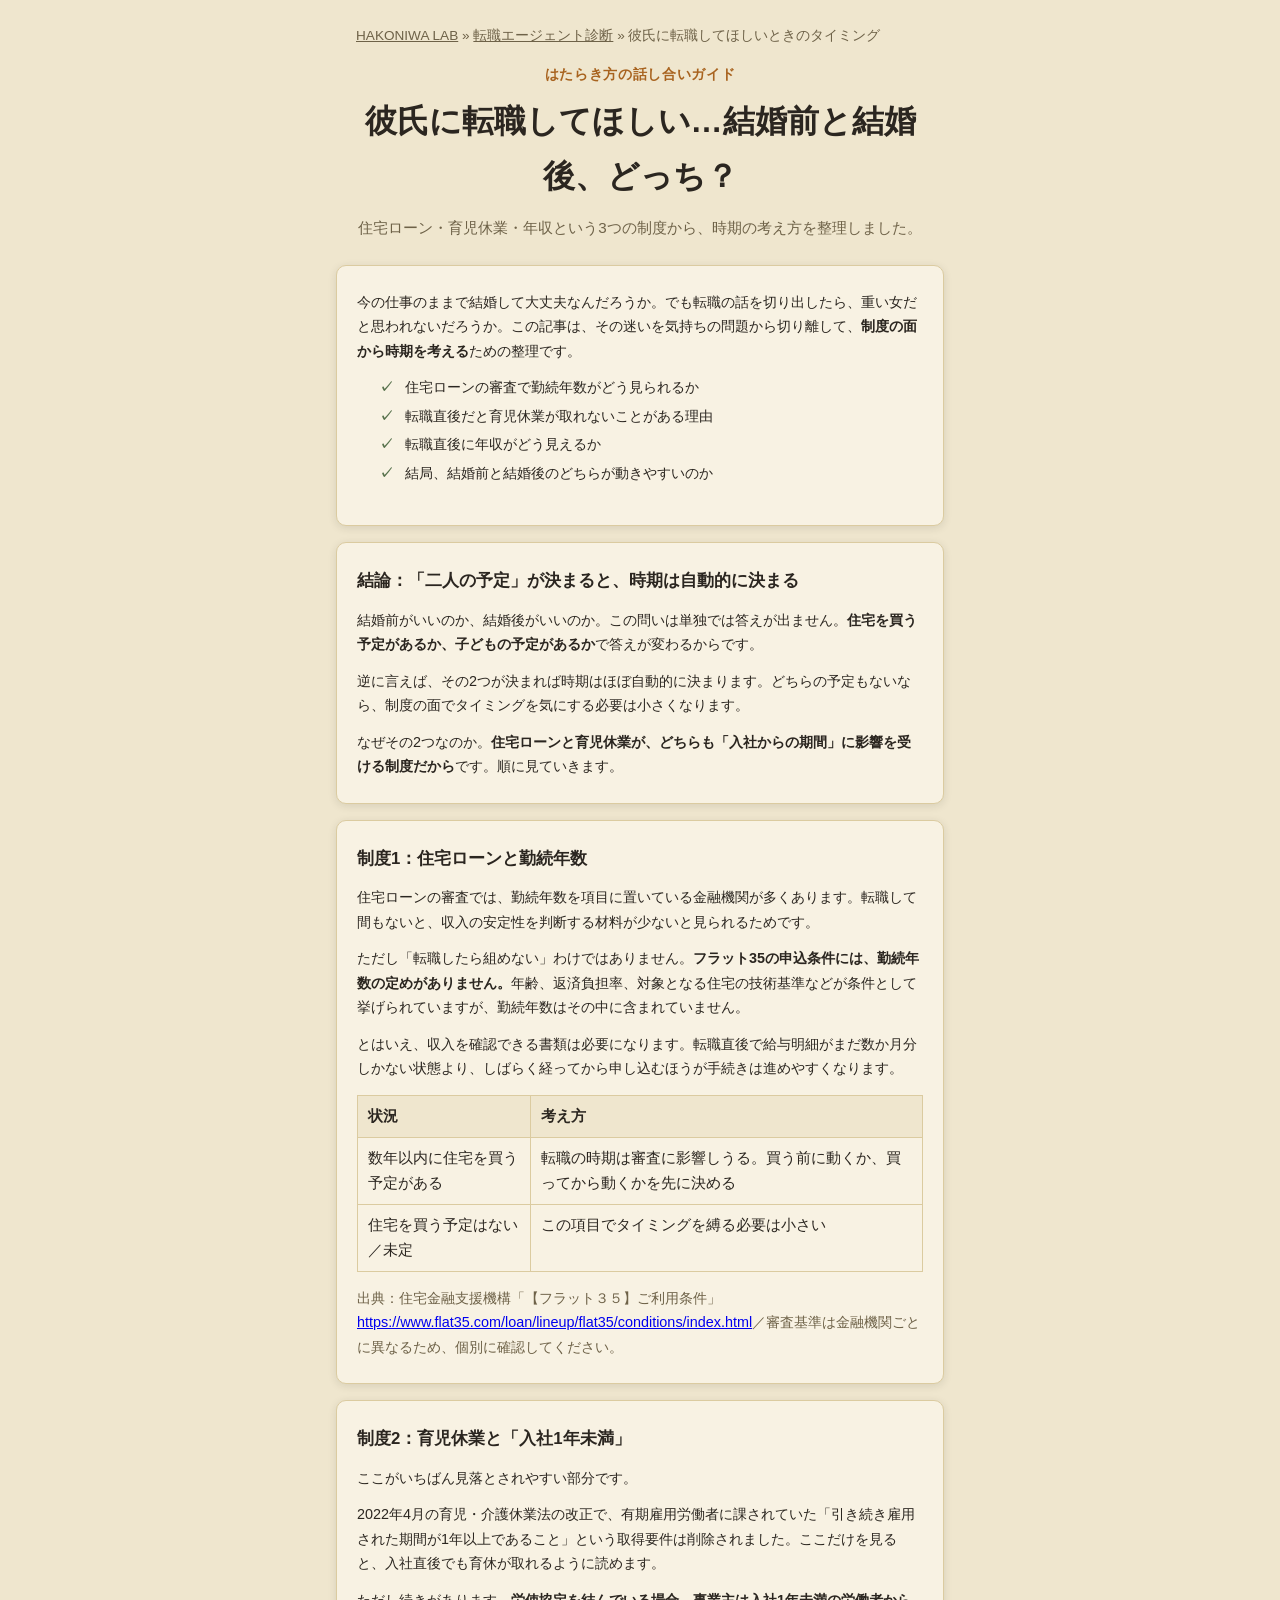
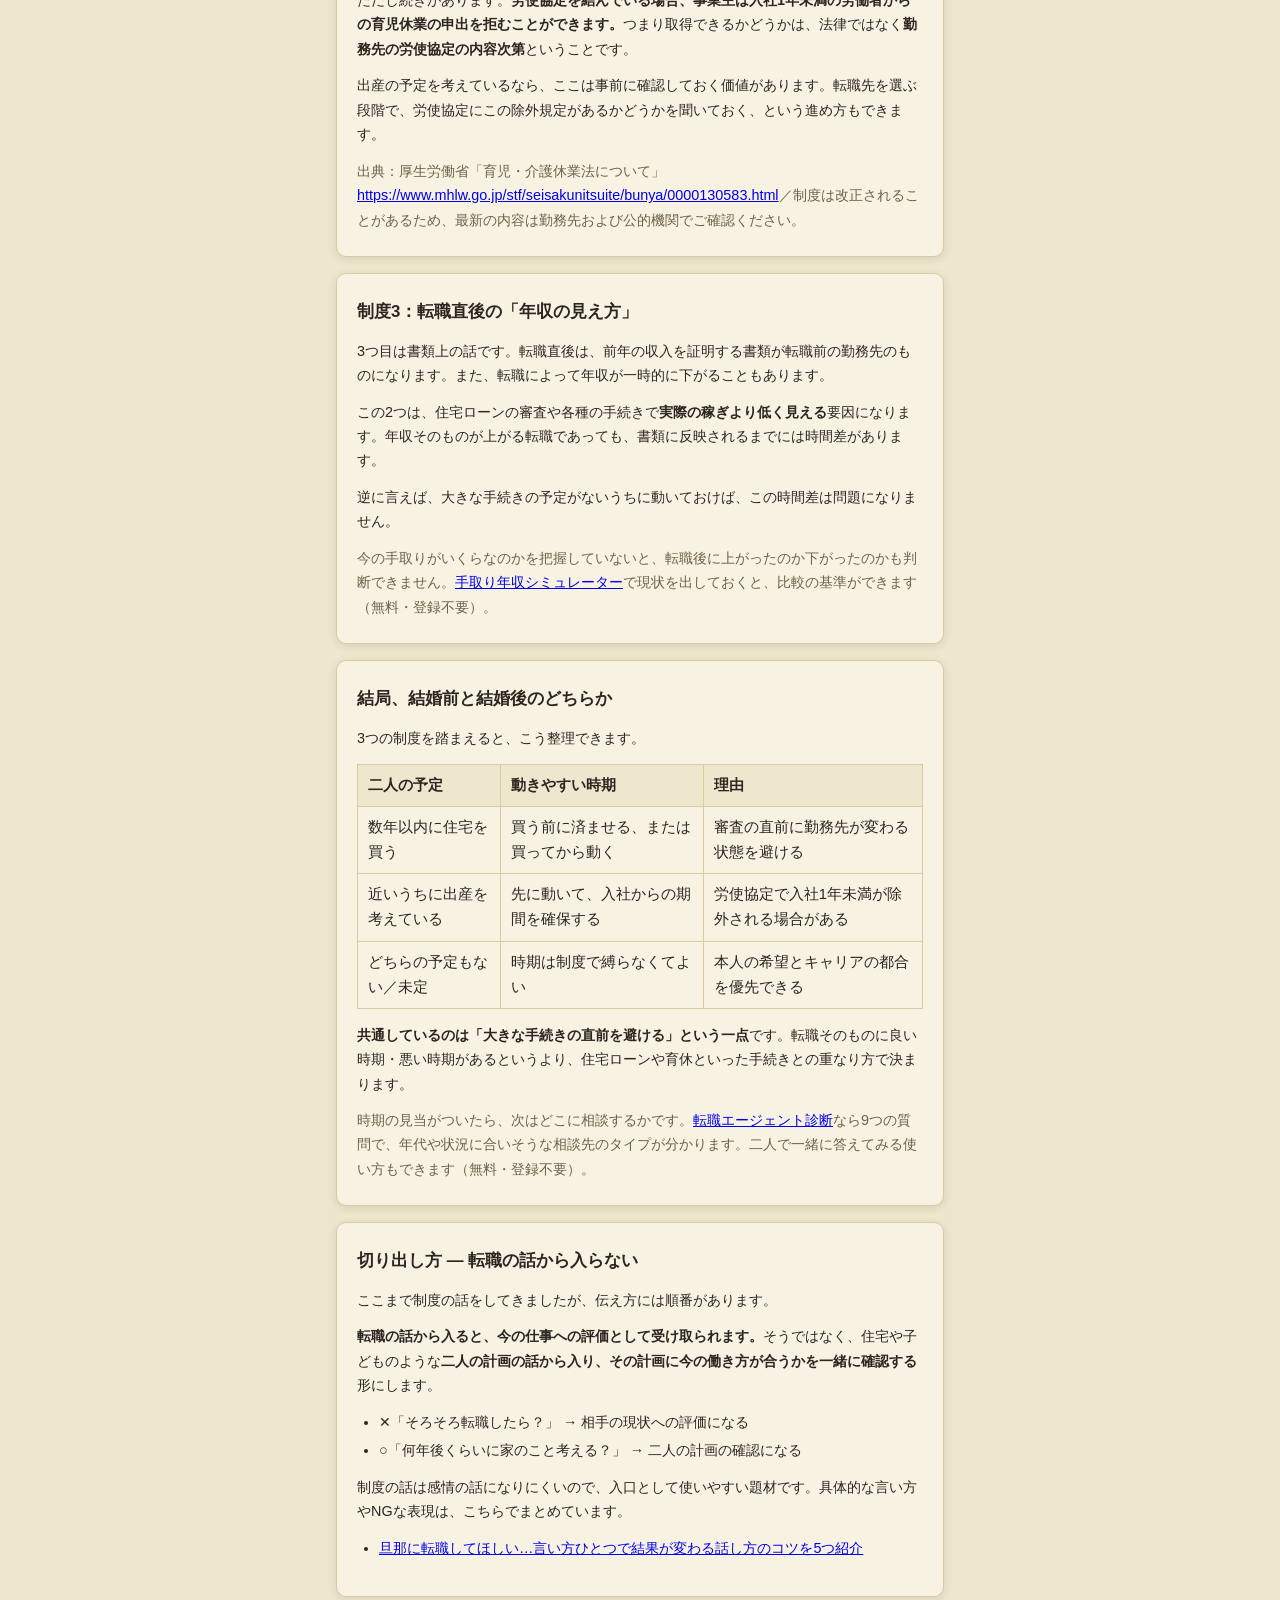
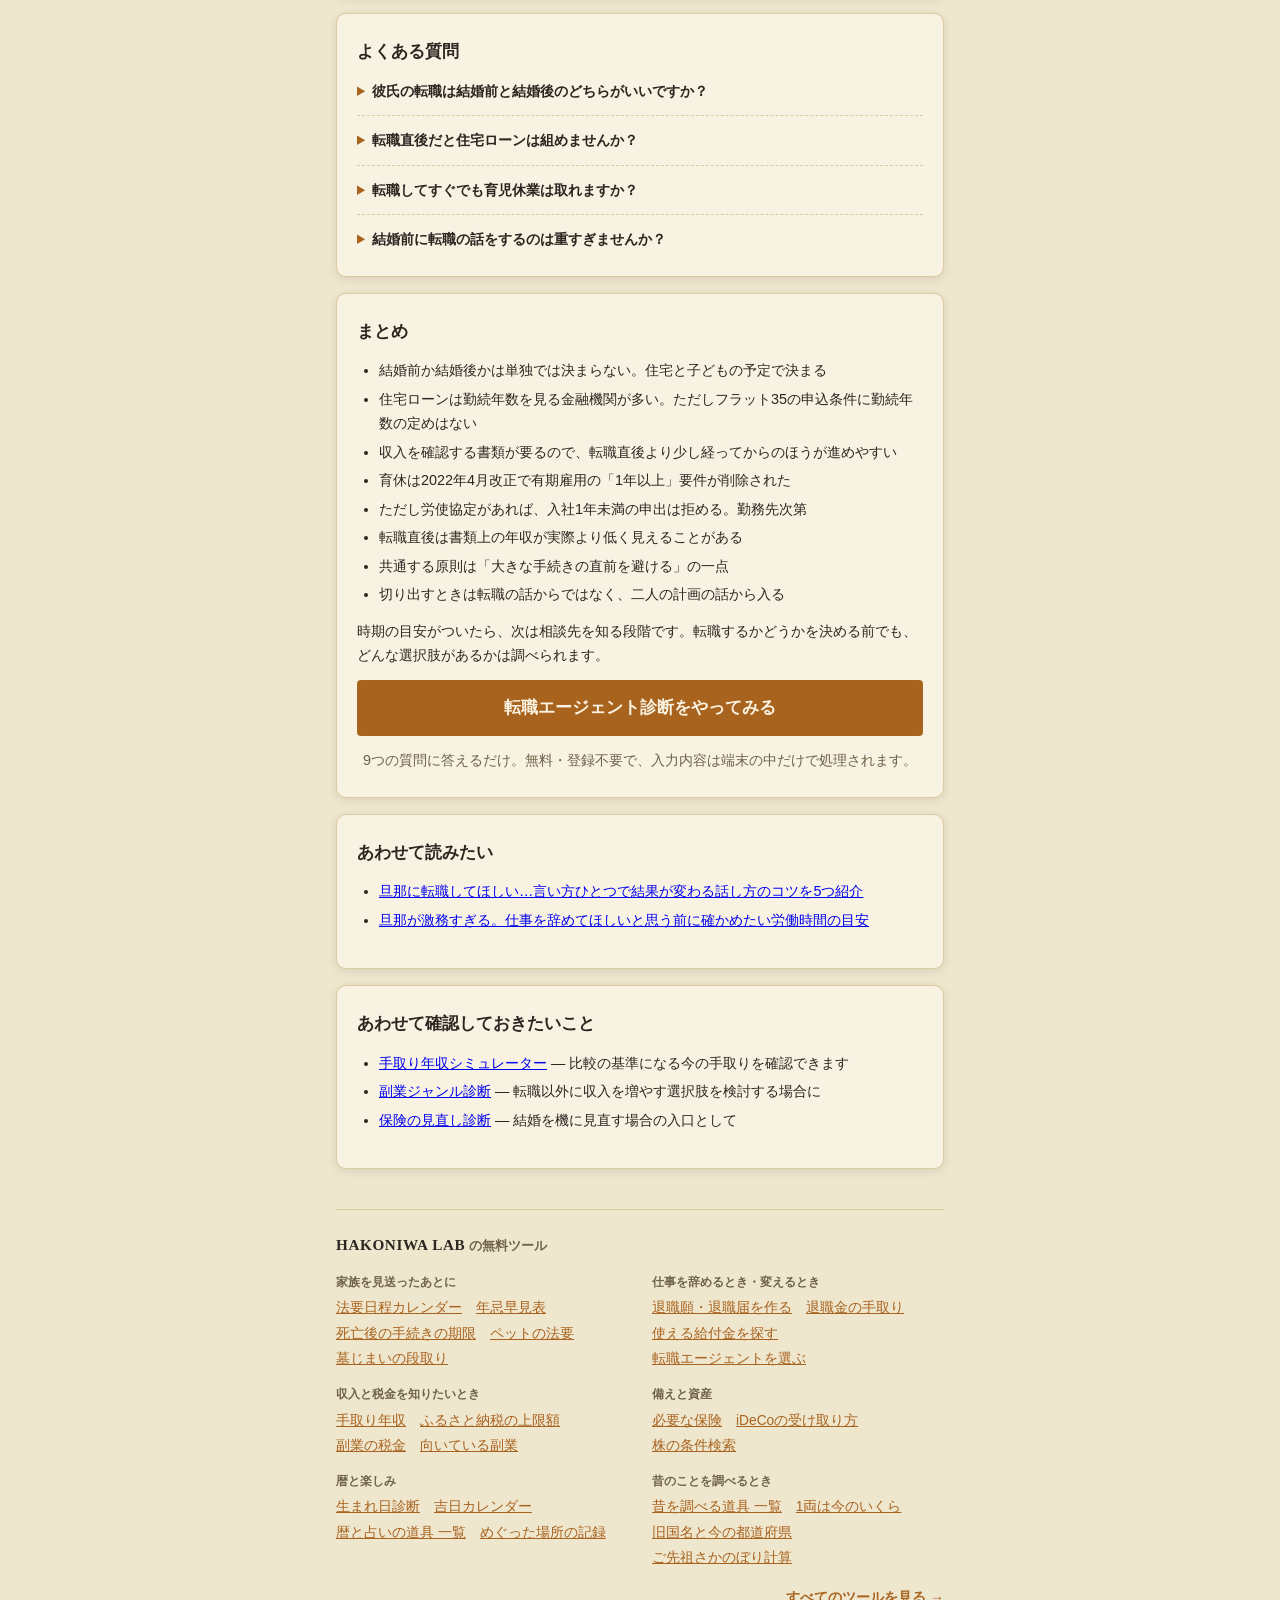
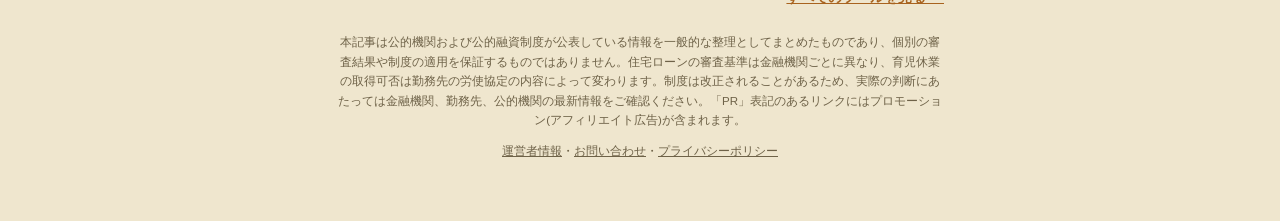
<file: guide/kareshi-tenshoku-kekkonmae/index.html>
<!DOCTYPE html>
<html lang="ja">
<head>
<meta charset="UTF-8">
<meta name="viewport" content="width=device-width, initial-scale=1.0">
<!-- Google tag (gtag.js) -->
<script async src="https://www.googletagmanager.com/gtag/js?id=G-WTBHV5QYG3"></script>
<script>
  window.dataLayer = window.dataLayer || [];
  function gtag(){dataLayer.push(arguments);}
  gtag('js', new Date());
  gtag('config', 'G-WTBHV5QYG3');
</script>
<title>彼氏に転職してほしい…結婚前に確かめたい住宅ローンと育休のタイミング</title>
<meta name="description" content="彼氏に転職してほしいけれど、結婚前と結婚後のどちらがいいのか。住宅ローンの勤続年数、育児休業の入社1年未満の扱い、年収の見え方という3つの制度から、タイミングの考え方を整理しました。">
<script async src="https://pagead2.googlesyndication.com/pagead/js/adsbygoogle.js?client=ca-pub-6465548593525933" crossorigin="anonymous"></script>
<link rel="canonical" href="https://hakoniwalab.com/career-checker/guide/kareshi-tenshoku-kekkonmae/">
<link rel="stylesheet" href="../../css/style.css">
<script type="application/ld+json">{"@context":"https://schema.org","@type":"FAQPage","mainEntity":[{"@type":"Question","name":"彼氏の転職は結婚前と結婚後のどちらがいいですか？","acceptedAnswer":{"@type":"Answer","text":"一概には決まらず、住宅の購入予定と子どもの予定があるかどうかで変わります。数年以内に住宅ローンを組む予定があるなら、勤続年数が審査で見られることが多いため、転職の時期は影響します。出産の予定があるなら、育児休業の取得条件に入社からの期間が関わる場合があります。予定がどちらもないなら、制度面でタイミングを気にする必要は小さくなります。"}},{"@type":"Question","name":"転職直後だと住宅ローンは組めませんか？","acceptedAnswer":{"@type":"Answer","text":"組めないとは限りません。勤続年数を審査の項目に置く金融機関は多いものの、フラット35の申込条件には勤続年数の定めがありません。ただし収入を確認できる書類が必要になるため、転職後しばらく経ってから申し込むほうが手続きは進めやすくなります。条件は金融機関ごとに異なるので、個別に確認が必要です。"}},{"@type":"Question","name":"転職してすぐでも育児休業は取れますか？","acceptedAnswer":{"@type":"Answer","text":"2022年4月の育児・介護休業法の改正で、有期雇用労働者に課されていた「引き続き雇用された期間が1年以上」という要件は削除されました。ただし労使協定を結んでいる場合、事業主は入社1年未満の労働者からの育児休業の申出を拒むことができます。取得できるかどうかは勤務先の労使協定の内容によります。"}},{"@type":"Question","name":"結婚前に転職の話をするのは重すぎませんか？","acceptedAnswer":{"@type":"Answer","text":"転職そのものを勧める形ではなく、住宅や子どもの予定といった二人の計画を先に話し、その計画に今の働き方が合うかを一緒に確認する順番にすると重くなりにくくなります。制度の話は感情の話になりにくいので、入口としても使いやすい題材です。"}}]}</script>
<style>
.guide-nav { max-width: 720px; margin: 0 auto 16px; padding: 0 20px; font-size: 0.85rem; color: var(--color-text-muted); }
.guide-nav a { color: var(--color-text-muted); }
.guide-lead { font-size: 0.95rem; }
.guide-table { width: 100%; border-collapse: collapse; margin: 14px 0; font-size: 0.92rem; }
.guide-table th, .guide-table td { border: 1px solid var(--color-border); padding: 8px 10px; text-align: left; vertical-align: top; }
.guide-table th { background: var(--color-bg); font-weight: 600; }
.guide-note { font-size: 0.85rem; color: var(--color-text-muted); }
.card--article h3 { font-size: 1rem; margin: 18px 0 6px; }
.guide-cta { text-align: center; }
.guide-cta .btn { display: inline-block; text-decoration: none; }
</style>
</head>
<body>
<div class="app">

  <nav class="guide-nav" aria-label="パンくずリスト">
    <a href="../../../">HAKONIWA LAB</a> &raquo;
    <a href="../../">転職エージェント診断</a> &raquo;
    <span aria-current="page">彼氏に転職してほしいときのタイミング</span>
  </nav>

  <header class="app-header">
    <p class="app-header__eyebrow">はたらき方の話し合いガイド</p>
    <h1 class="app-header__title">彼氏に転職してほしい…<br class="sp-only">結婚前と結婚後、どっち？</h1>
    <p class="app-header__lead">住宅ローン・育児休業・年収という3つの制度から、時期の考え方を整理しました。</p>
  </header>

  <main class="main">

    <section class="article">

      <div class="card card--article">
        <p class="guide-lead">今の仕事のままで結婚して大丈夫なんだろうか。でも転職の話を切り出したら、重い女だと思われないだろうか。この記事は、その迷いを気持ちの問題から切り離して、<strong>制度の面から時期を考える</strong>ための整理です。</p>
        <ul class="intro-points">
          <li>住宅ローンの審査で勤続年数がどう見られるか</li>
          <li>転職直後だと育児休業が取れないことがある理由</li>
          <li>転職直後に年収がどう見えるか</li>
          <li>結局、結婚前と結婚後のどちらが動きやすいのか</li>
        </ul>
      </div>

      <div class="card card--article">
        <h2>結論：「二人の予定」が決まると、時期は自動的に決まる</h2>
        <p>結婚前がいいのか、結婚後がいいのか。この問いは単独では答えが出ません。<strong>住宅を買う予定があるか、子どもの予定があるか</strong>で答えが変わるからです。</p>
        <p>逆に言えば、その2つが決まれば時期はほぼ自動的に決まります。どちらの予定もないなら、制度の面でタイミングを気にする必要は小さくなります。</p>
        <p>なぜその2つなのか。<strong>住宅ローンと育児休業が、どちらも「入社からの期間」に影響を受ける制度だから</strong>です。順に見ていきます。</p>
      </div>

      <div class="card card--article">
        <h2>制度1：住宅ローンと勤続年数</h2>
        <p>住宅ローンの審査では、勤続年数を項目に置いている金融機関が多くあります。転職して間もないと、収入の安定性を判断する材料が少ないと見られるためです。</p>
        <p>ただし「転職したら組めない」わけではありません。<strong>フラット35の申込条件には、勤続年数の定めがありません。</strong>年齢、返済負担率、対象となる住宅の技術基準などが条件として挙げられていますが、勤続年数はその中に含まれていません。</p>
        <p>とはいえ、収入を確認できる書類は必要になります。転職直後で給与明細がまだ数か月分しかない状態より、しばらく経ってから申し込むほうが手続きは進めやすくなります。</p>
        <table class="guide-table">
          <thead>
            <tr><th>状況</th><th>考え方</th></tr>
          </thead>
          <tbody>
            <tr><td>数年以内に住宅を買う予定がある</td><td>転職の時期は審査に影響しうる。買う前に動くか、買ってから動くかを先に決める</td></tr>
            <tr><td>住宅を買う予定はない／未定</td><td>この項目でタイミングを縛る必要は小さい</td></tr>
          </tbody>
        </table>
        <p class="guide-note">出典：住宅金融支援機構「【フラット３５】ご利用条件」<a href="https://www.flat35.com/loan/lineup/flat35/conditions/index.html" target="_blank" rel="noopener">https://www.flat35.com/loan/lineup/flat35/conditions/index.html</a>／審査基準は金融機関ごとに異なるため、個別に確認してください。</p>
      </div>

      <div class="card card--article">
        <h2>制度2：育児休業と「入社1年未満」</h2>
        <p>ここがいちばん見落とされやすい部分です。</p>
        <p>2022年4月の育児・介護休業法の改正で、有期雇用労働者に課されていた「引き続き雇用された期間が1年以上であること」という取得要件は削除されました。ここだけを見ると、入社直後でも育休が取れるように読めます。</p>
        <p>ただし続きがあります。<strong>労使協定を結んでいる場合、事業主は入社1年未満の労働者からの育児休業の申出を拒むことができます。</strong>つまり取得できるかどうかは、法律ではなく<strong>勤務先の労使協定の内容次第</strong>ということです。</p>
        <p>出産の予定を考えているなら、ここは事前に確認しておく価値があります。転職先を選ぶ段階で、労使協定にこの除外規定があるかどうかを聞いておく、という進め方もできます。</p>
        <p class="guide-note">出典：厚生労働省「育児・介護休業法について」<a href="https://www.mhlw.go.jp/stf/seisakunitsuite/bunya/0000130583.html" target="_blank" rel="noopener">https://www.mhlw.go.jp/stf/seisakunitsuite/bunya/0000130583.html</a>／制度は改正されることがあるため、最新の内容は勤務先および公的機関でご確認ください。</p>
      </div>

      <div class="card card--article">
        <h2>制度3：転職直後の「年収の見え方」</h2>
        <p>3つ目は書類上の話です。転職直後は、前年の収入を証明する書類が転職前の勤務先のものになります。また、転職によって年収が一時的に下がることもあります。</p>
        <p>この2つは、住宅ローンの審査や各種の手続きで<strong>実際の稼ぎより低く見える</strong>要因になります。年収そのものが上がる転職であっても、書類に反映されるまでには時間差があります。</p>
        <p>逆に言えば、大きな手続きの予定がないうちに動いておけば、この時間差は問題になりません。</p>
        <p class="guide-note">今の手取りがいくらなのかを把握していないと、転職後に上がったのか下がったのかも判断できません。<a href="../../../takehome-calculator/">手取り年収シミュレーター</a>で現状を出しておくと、比較の基準ができます（無料・登録不要）。</p>
      </div>

      <div class="card card--article">
        <h2>結局、結婚前と結婚後のどちらか</h2>
        <p>3つの制度を踏まえると、こう整理できます。</p>
        <table class="guide-table">
          <thead>
            <tr><th>二人の予定</th><th>動きやすい時期</th><th>理由</th></tr>
          </thead>
          <tbody>
            <tr><td>数年以内に住宅を買う</td><td>買う前に済ませる、または買ってから動く</td><td>審査の直前に勤務先が変わる状態を避ける</td></tr>
            <tr><td>近いうちに出産を考えている</td><td>先に動いて、入社からの期間を確保する</td><td>労使協定で入社1年未満が除外される場合がある</td></tr>
            <tr><td>どちらの予定もない／未定</td><td>時期は制度で縛らなくてよい</td><td>本人の希望とキャリアの都合を優先できる</td></tr>
          </tbody>
        </table>
        <p><strong>共通しているのは「大きな手続きの直前を避ける」という一点</strong>です。転職そのものに良い時期・悪い時期があるというより、住宅ローンや育休といった手続きとの重なり方で決まります。</p>
        <p class="guide-note">時期の見当がついたら、次はどこに相談するかです。<a href="../../">転職エージェント診断</a>なら9つの質問で、年代や状況に合いそうな相談先のタイプが分かります。二人で一緒に答えてみる使い方もできます（無料・登録不要）。</p>
      </div>

      <div class="card card--article">
        <h2>切り出し方 ― 転職の話から入らない</h2>
        <p>ここまで制度の話をしてきましたが、伝え方には順番があります。</p>
        <p><strong>転職の話から入ると、今の仕事への評価として受け取られます。</strong>そうではなく、住宅や子どものような<strong>二人の計画の話から入り、その計画に今の働き方が合うかを一緒に確認する</strong>形にします。</p>
        <ul>
          <li>✕「そろそろ転職したら？」 → 相手の現状への評価になる</li>
          <li>○「何年後くらいに家のこと考える？」 → 二人の計画の確認になる</li>
        </ul>
        <p>制度の話は感情の話になりにくいので、入口として使いやすい題材です。具体的な言い方やNGな表現は、こちらでまとめています。</p>
        <ul>
          <li><a href="../tenshoku-shitehoshii-danna/">旦那に転職してほしい…言い方ひとつで結果が変わる話し方のコツを5つ紹介</a></li>
        </ul>
      </div>

      <div class="card card--article">
        <h2>よくある質問</h2>
        <details class="faq-item">
          <summary>彼氏の転職は結婚前と結婚後のどちらがいいですか？</summary>
          <p>一概には決まらず、住宅の購入予定と子どもの予定があるかどうかで変わります。数年以内に住宅ローンを組む予定があるなら、勤続年数が審査で見られることが多いため、転職の時期は影響します。出産の予定があるなら、育児休業の取得条件に入社からの期間が関わる場合があります。予定がどちらもないなら、制度面でタイミングを気にする必要は小さくなります。</p>
        </details>
        <details class="faq-item">
          <summary>転職直後だと住宅ローンは組めませんか？</summary>
          <p>組めないとは限りません。勤続年数を審査の項目に置く金融機関は多いものの、フラット35の申込条件には勤続年数の定めがありません。ただし収入を確認できる書類が必要になるため、転職後しばらく経ってから申し込むほうが手続きは進めやすくなります。条件は金融機関ごとに異なるので、個別に確認が必要です。</p>
        </details>
        <details class="faq-item">
          <summary>転職してすぐでも育児休業は取れますか？</summary>
          <p>2022年4月の育児・介護休業法の改正で、有期雇用労働者に課されていた「引き続き雇用された期間が1年以上」という要件は削除されました。ただし労使協定を結んでいる場合、事業主は入社1年未満の労働者からの育児休業の申出を拒むことができます。取得できるかどうかは勤務先の労使協定の内容によります。</p>
        </details>
        <details class="faq-item">
          <summary>結婚前に転職の話をするのは重すぎませんか？</summary>
          <p>転職そのものを勧める形ではなく、住宅や子どもの予定といった二人の計画を先に話し、その計画に今の働き方が合うかを一緒に確認する順番にすると重くなりにくくなります。制度の話は感情の話になりにくいので、入口としても使いやすい題材です。</p>
        </details>
      </div>

      <div class="card card--article">
        <h2>まとめ</h2>
        <ul>
          <li>結婚前か結婚後かは単独では決まらない。住宅と子どもの予定で決まる</li>
          <li>住宅ローンは勤続年数を見る金融機関が多い。ただしフラット35の申込条件に勤続年数の定めはない</li>
          <li>収入を確認する書類が要るので、転職直後より少し経ってからのほうが進めやすい</li>
          <li>育休は2022年4月改正で有期雇用の「1年以上」要件が削除された</li>
          <li>ただし労使協定があれば、入社1年未満の申出は拒める。勤務先次第</li>
          <li>転職直後は書類上の年収が実際より低く見えることがある</li>
          <li>共通する原則は「大きな手続きの直前を避ける」の一点</li>
          <li>切り出すときは転職の話からではなく、二人の計画の話から入る</li>
        </ul>
        <p>時期の目安がついたら、次は相談先を知る段階です。転職するかどうかを決める前でも、どんな選択肢があるかは調べられます。</p>
        <p class="guide-cta"><a class="btn btn--primary btn--large" href="../../">転職エージェント診断をやってみる</a></p>
        <p class="guide-note" style="text-align:center;">9つの質問に答えるだけ。無料・登録不要で、入力内容は端末の中だけで処理されます。</p>
      </div>

      <div class="card card--article">
        <h2>あわせて読みたい</h2>
        <ul>
          <li><a href="../tenshoku-shitehoshii-danna/">旦那に転職してほしい…言い方ひとつで結果が変わる話し方のコツを5つ紹介</a></li>
          <li><a href="../danna-gekimu-yametehoshii/">旦那が激務すぎる。仕事を辞めてほしいと思う前に確かめたい労働時間の目安</a></li>
        </ul>
      </div>

      <div class="card card--article">
        <h2>あわせて確認しておきたいこと</h2>
        <ul>
          <li><a href="../../../takehome-calculator/">手取り年収シミュレーター</a> — 比較の基準になる今の手取りを確認できます</li>
          <li><a href="../../../sidejob-checker/">副業ジャンル診断</a> — 転職以外に収入を増やす選択肢を検討する場合に</li>
          <li><a href="../../../insurance-checker/">保険の見直し診断</a> — 結婚を機に見直す場合の入口として</li>
        </ul>
      </div>

    </section>

  </main>

  <!-- site-nav:start -->
  <style>
  .site-nav { margin: 40px 0 0; padding: 22px 0 0; border-top: 1px solid var(--color-border, var(--line, #dbcba0)); color: var(--color-text, var(--ink, #2b2620)); text-align: left; }
  .site-nav__title { margin: 0 0 14px; font-size: 0.82rem; font-weight: 700; color: var(--color-text-muted, var(--muted, #6e6248)); }
  .site-nav__title a { font-family: Georgia, "Times New Roman", serif; font-size: 0.95rem; letter-spacing: 0.04em; color: var(--color-text, var(--ink, #2b2620)); text-decoration: none; }
  .site-nav__groups { display: grid; gap: 14px 24px; }
  @media (min-width: 560px) { .site-nav__groups { grid-template-columns: 1fr 1fr; } }
  .site-nav__label { margin: 0 0 4px; font-size: 0.74rem; font-weight: 700; color: var(--color-text-muted, var(--muted, #6e6248)); }
  .site-nav__links { display: flex; flex-wrap: wrap; gap: 2px 14px; margin: 0; padding: 0; list-style: none; font-size: 0.86rem; line-height: 1.7; }
  .site-nav__links li { margin: 0; padding: 0; }
  .site-nav__links li::before { content: none; }
  .site-nav__links a { color: var(--color-primary, var(--navy, #a8631f)); }
  .site-nav__all { margin: 16px 0 0; font-size: 0.86rem; text-align: right; }
  .site-nav__all a { color: var(--color-primary, var(--navy, #a8631f)); font-weight: 700; }
  .app-footer a { color: var(--color-text-muted, var(--muted, #6e6248)); }
  </style>
  <nav class="site-nav" aria-label="HAKONIWA LABのツール">
    <p class="site-nav__title"><a href="../../../">HAKONIWA LAB</a> の無料ツール</p>
    <div class="site-nav__groups">
      <div>
        <p class="site-nav__label">家族を見送ったあとに</p>
        <ul class="site-nav__links">
          <li><a href="../../../houyou-calendar/">法要日程カレンダー</a></li>
          <li><a href="../../../houyou-calendar/hayami/">年忌早見表</a></li>
          <li><a href="../../../houyou-calendar/tetsuzuki/">死亡後の手続きの期限</a></li>
          <li><a href="../../../houyou-calendar/pet/">ペットの法要</a></li>
          <li><a href="../../../houyou-calendar/hakajimai/">墓じまいの段取り</a></li>
        </ul>
      </div>
      <div>
        <p class="site-nav__label">仕事を辞めるとき・変えるとき</p>
        <ul class="site-nav__links">
          <li><a href="../../../resignation-letter-generator/">退職願・退職届を作る</a></li>
          <li><a href="../../../retirement-simulator/">退職金の手取り</a></li>
          <li><a href="../../../subsidy-checker/">使える給付金を探す</a></li>
          <li><a href="../../../career-checker/">転職エージェントを選ぶ</a></li>
        </ul>
      </div>
      <div>
        <p class="site-nav__label">収入と税金を知りたいとき</p>
        <ul class="site-nav__links">
          <li><a href="../../../takehome-calculator/">手取り年収</a></li>
          <li><a href="../../../furusato-simulator/">ふるさと納税の上限額</a></li>
          <li><a href="../../../sidejob-tax-simulator/">副業の税金</a></li>
          <li><a href="../../../sidejob-checker/">向いている副業</a></li>
        </ul>
      </div>
      <div>
        <p class="site-nav__label">備えと資産</p>
        <ul class="site-nav__links">
          <li><a href="../../../insurance-checker/">必要な保険</a></li>
          <li><a href="../../../retirement-simulator/ideco/">iDeCoの受け取り方</a></li>
          <li><a href="../../../stock-screener/">株の条件検索</a></li>
        </ul>
      </div>
      <div>
        <p class="site-nav__label">暦と楽しみ</p>
        <ul class="site-nav__links">
          <li><a href="../../../birthday-fortune/">生まれ日診断</a></li>
          <li><a href="../../../birthday-fortune/calendar/">吉日カレンダー</a></li>
          <li><a href="../../../birthday-fortune/tools/">暦と占いの道具 一覧</a></li>
          <li><a href="../../../meguri-log/">めぐった場所の記録</a></li>
        </ul>
      </div>
      <div>
        <p class="site-nav__label">昔のことを調べるとき</p>
        <ul class="site-nav__links">
          <li><a href="../../../mukashi/">昔を調べる道具 一覧</a></li>
          <li><a href="../../../mukashi/ryou/">1両は今のいくら</a></li>
          <li><a href="../../../mukashi/kokumei/">旧国名と今の都道府県</a></li>
          <li><a href="../../../mukashi/senzo/">ご先祖さかのぼり計算</a></li>
        </ul>
      </div>
    </div>
    <p class="site-nav__all"><a href="../../../">すべてのツールを見る →</a></p>
  </nav>
  <!-- site-nav:end -->

  <footer class="app-footer">
    <p>本記事は公的機関および公的融資制度が公表している情報を一般的な整理としてまとめたものであり、個別の審査結果や制度の適用を保証するものではありません。住宅ローンの審査基準は金融機関ごとに異なり、育児休業の取得可否は勤務先の労使協定の内容によって変わります。制度は改正されることがあるため、実際の判断にあたっては金融機関、勤務先、公的機関の最新情報をご確認ください。「PR」表記のあるリンクにはプロモーション(アフィリエイト広告)が含まれます。</p>
    <p><a href="../../../about.html">運営者情報</a>・<a href="../../../contact.html">お問い合わせ</a>・<a href="../../../privacy.html">プライバシーポリシー</a></p>
  </footer>

</div>
</body>
</html>
</file>
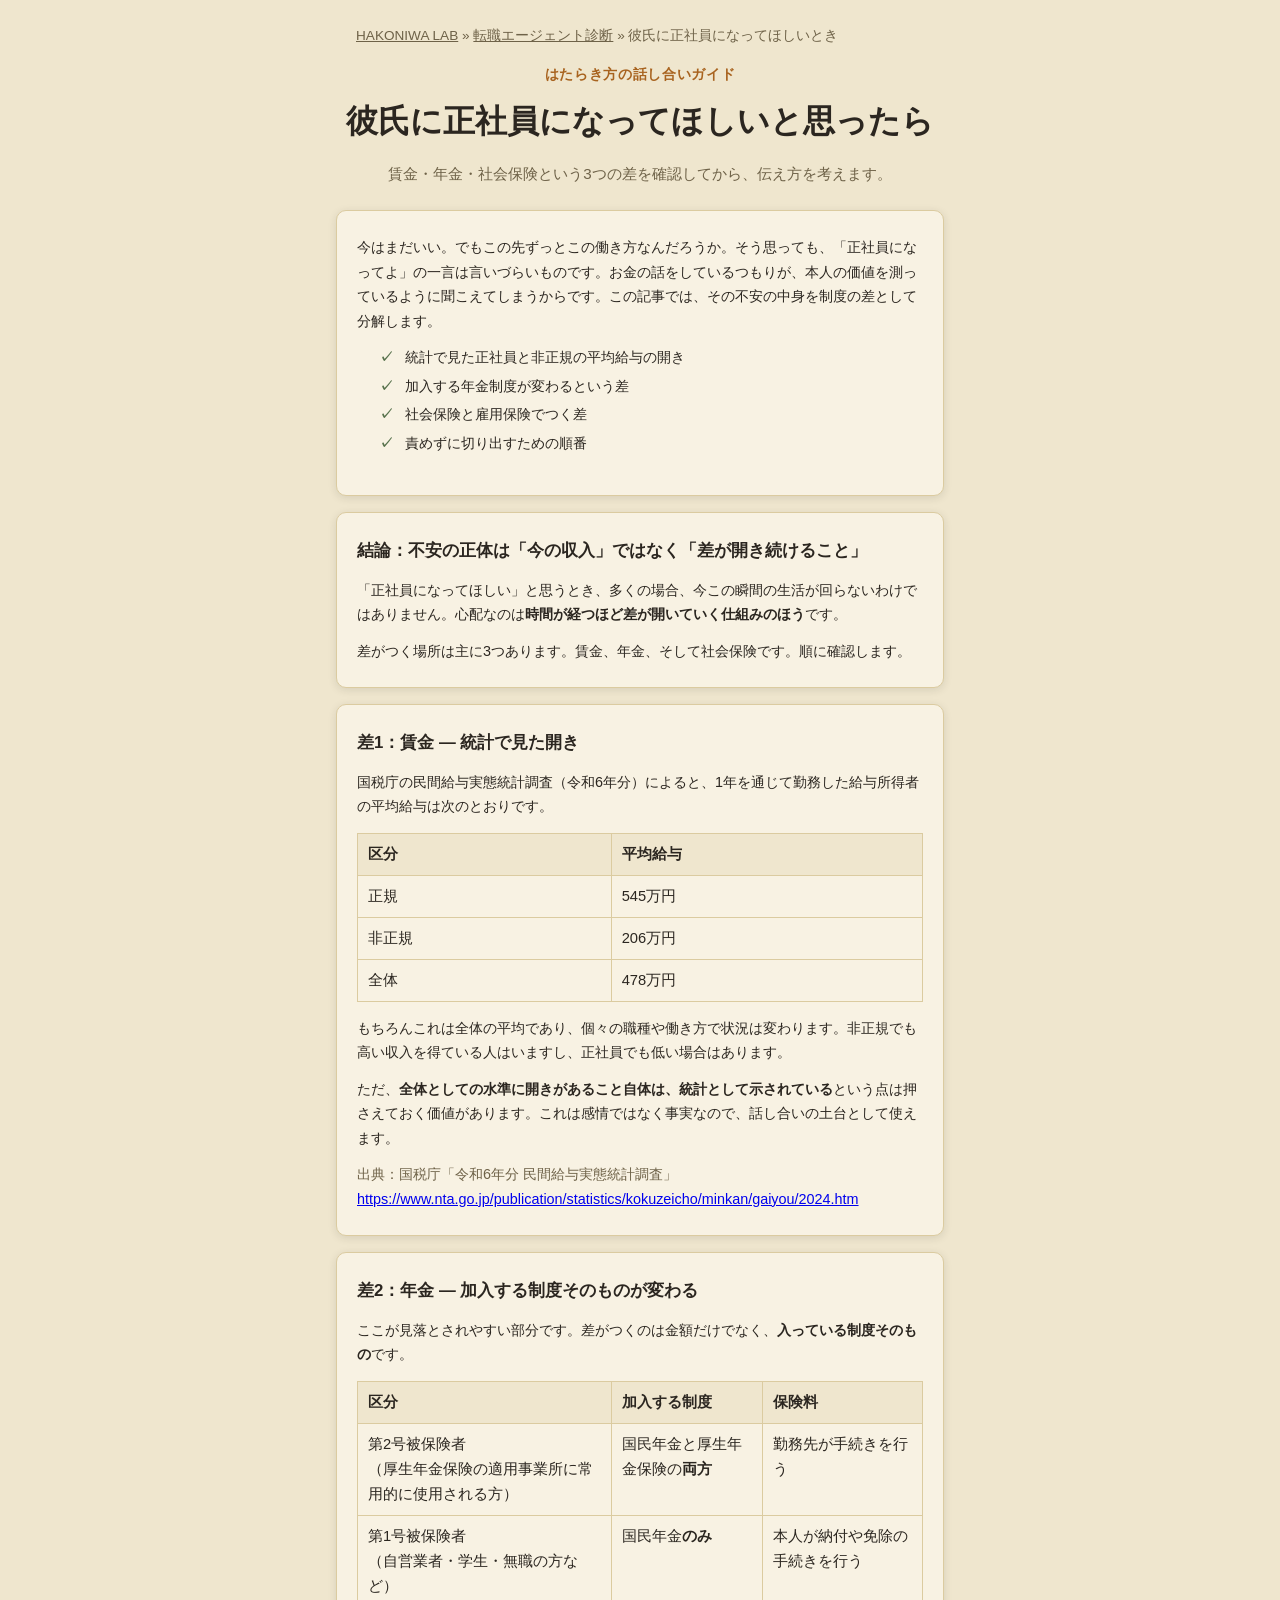
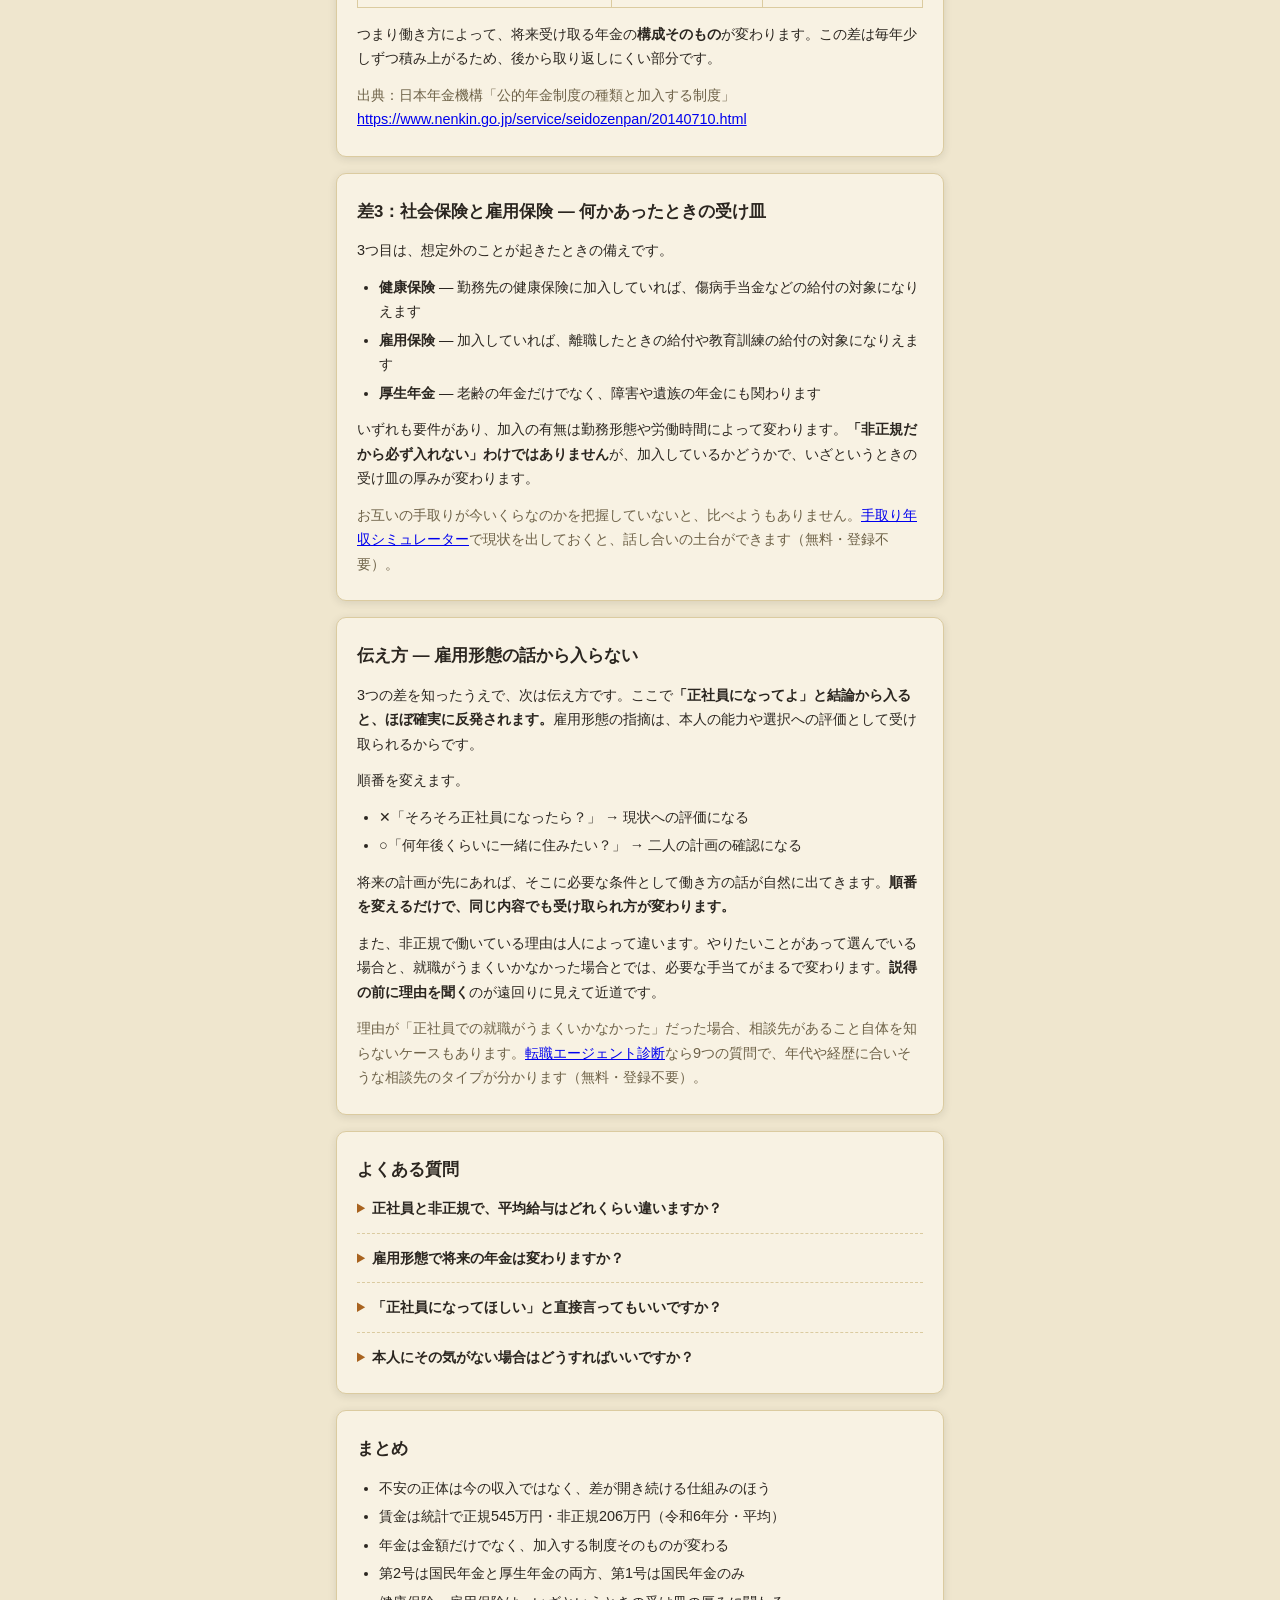
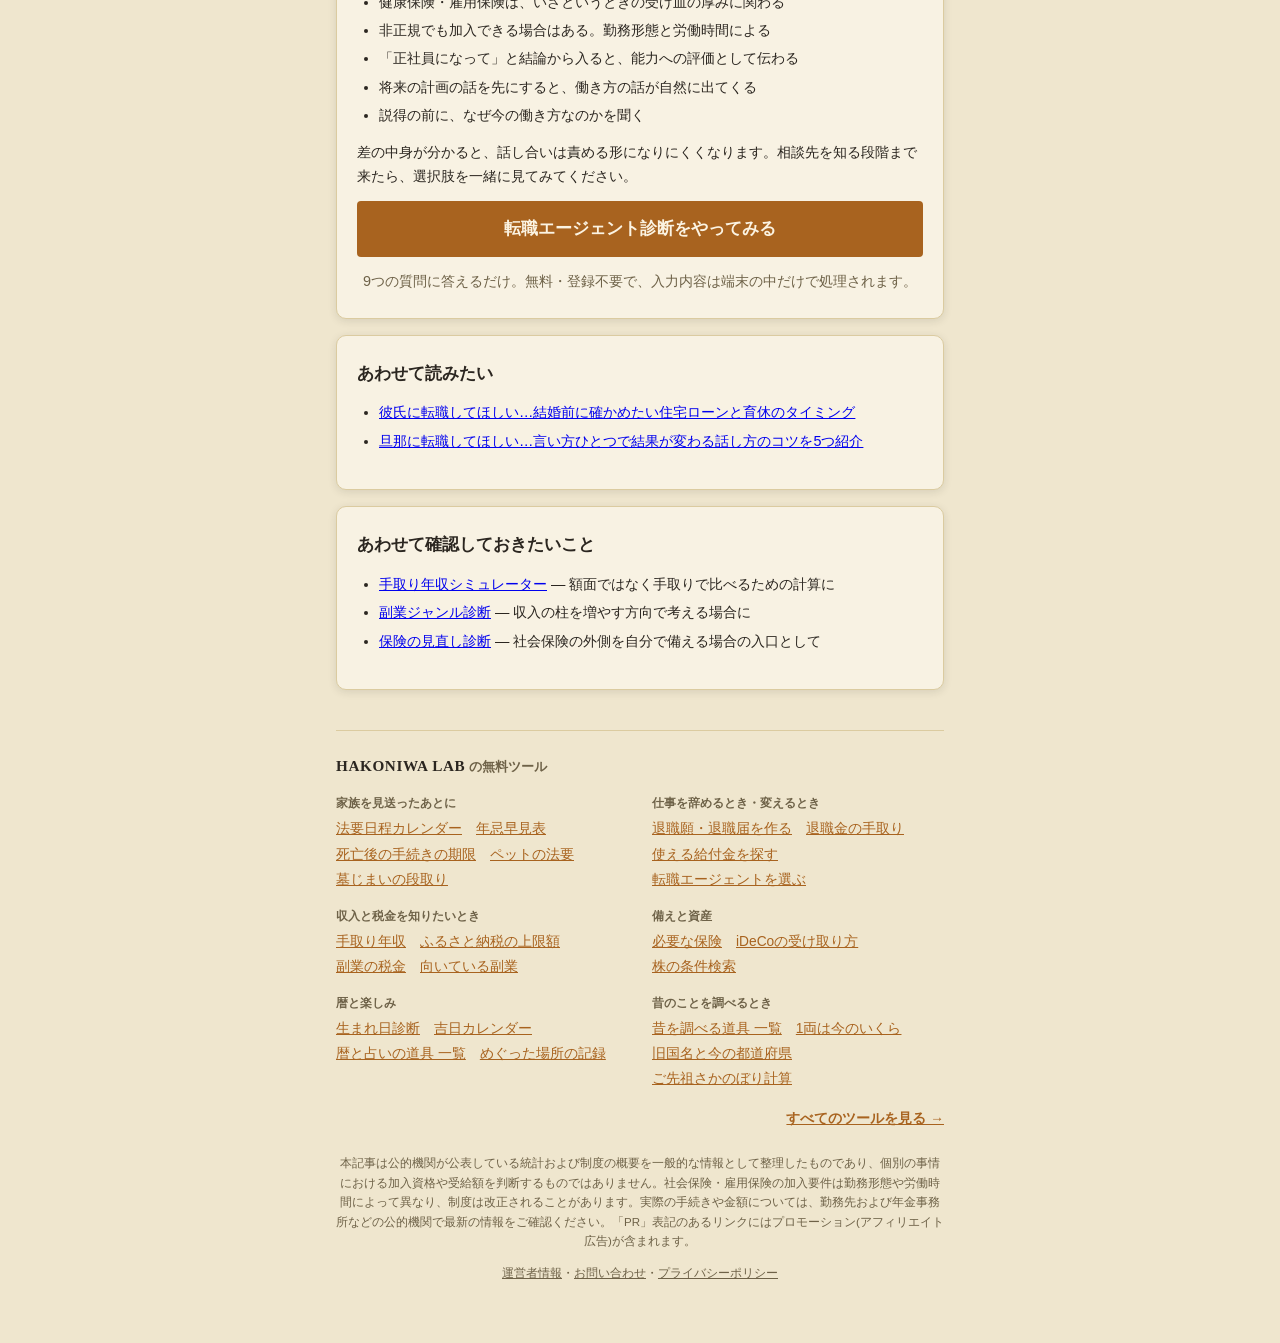
<file: guide/seishain-natte-hoshii-kareshi/index.html>
<!DOCTYPE html>
<html lang="ja">
<head>
<meta charset="UTF-8">
<meta name="viewport" content="width=device-width, initial-scale=1.0">
<!-- Google tag (gtag.js) -->
<script async src="https://www.googletagmanager.com/gtag/js?id=G-WTBHV5QYG3"></script>
<script>
  window.dataLayer = window.dataLayer || [];
  function gtag(){dataLayer.push(arguments);}
  gtag('js', new Date());
  gtag('config', 'G-WTBHV5QYG3');
</script>
<title>彼氏に正社員になってほしいと思ったら｜伝える前に知っておきたい3つの差</title>
<meta name="description" content="彼氏に正社員になってほしい。そう思う理由を、賃金・年金・社会保険という3つの制度の差から整理しました。統計で見た正社員と非正規の平均給与の開きと、責めずに切り出す伝え方まで解説します。">
<script async src="https://pagead2.googlesyndication.com/pagead/js/adsbygoogle.js?client=ca-pub-6465548593525933" crossorigin="anonymous"></script>
<link rel="canonical" href="https://hakoniwalab.com/career-checker/guide/seishain-natte-hoshii-kareshi/">
<link rel="stylesheet" href="../../css/style.css">
<script type="application/ld+json">{"@context":"https://schema.org","@type":"FAQPage","mainEntity":[{"@type":"Question","name":"正社員と非正規で、平均給与はどれくらい違いますか？","acceptedAnswer":{"@type":"Answer","text":"国税庁の令和6年分民間給与実態統計調査によると、1年を通じて勤務した給与所得者の平均給与は正規が545万円、非正規が206万円でした。これは平均であり個々の状況で変わりますが、雇用形態によって全体の水準に開きがあることは統計として示されています。"}},{"@type":"Question","name":"雇用形態で将来の年金は変わりますか？","acceptedAnswer":{"@type":"Answer","text":"変わります。厚生年金保険の適用事業所に常用的に使用される方は国民年金と厚生年金保険の両方に加入する第2号被保険者になります。一方、自営業者や学生などの第1号被保険者は国民年金のみです。加入する制度が違うため、将来受け取る年金の構成も変わります。"}},{"@type":"Question","name":"「正社員になってほしい」と直接言ってもいいですか？","acceptedAnswer":{"@type":"Answer","text":"直接伝えると、今の働き方を選んだ本人の判断を否定する形になりやすく、反発を招きがちです。雇用形態そのものではなく、二人がこの先どうしたいかという将来の話から入り、その計画に今の働き方が合うかを一緒に確認する順番のほうが話が進みやすくなります。"}},{"@type":"Question","name":"本人にその気がない場合はどうすればいいですか？","acceptedAnswer":{"@type":"Answer","text":"非正規で働いている理由は人によって異なり、やりたいことがある場合もあれば、正社員での就職がうまくいかなかった場合もあります。理由によって必要な手当ては変わるため、説得を続けるより、なぜ今の働き方なのかを聞くところから始めるほうが現実的です。"}}]}</script>
<style>
.guide-nav { max-width: 720px; margin: 0 auto 16px; padding: 0 20px; font-size: 0.85rem; color: var(--color-text-muted); }
.guide-nav a { color: var(--color-text-muted); }
.guide-lead { font-size: 0.95rem; }
.guide-table { width: 100%; border-collapse: collapse; margin: 14px 0; font-size: 0.92rem; }
.guide-table th, .guide-table td { border: 1px solid var(--color-border); padding: 8px 10px; text-align: left; vertical-align: top; }
.guide-table th { background: var(--color-bg); font-weight: 600; }
.guide-note { font-size: 0.85rem; color: var(--color-text-muted); }
.card--article h3 { font-size: 1rem; margin: 18px 0 6px; }
.guide-cta { text-align: center; }
.guide-cta .btn { display: inline-block; text-decoration: none; }
</style>
</head>
<body>
<div class="app">

  <nav class="guide-nav" aria-label="パンくずリスト">
    <a href="../../../">HAKONIWA LAB</a> &raquo;
    <a href="../../">転職エージェント診断</a> &raquo;
    <span aria-current="page">彼氏に正社員になってほしいとき</span>
  </nav>

  <header class="app-header">
    <p class="app-header__eyebrow">はたらき方の話し合いガイド</p>
    <h1 class="app-header__title">彼氏に正社員に<br class="sp-only">なってほしいと思ったら</h1>
    <p class="app-header__lead">賃金・年金・社会保険という3つの差を確認してから、伝え方を考えます。</p>
  </header>

  <main class="main">

    <section class="article">

      <div class="card card--article">
        <p class="guide-lead">今はまだいい。でもこの先ずっとこの働き方なんだろうか。そう思っても、「正社員になってよ」の一言は言いづらいものです。お金の話をしているつもりが、本人の価値を測っているように聞こえてしまうからです。この記事では、その不安の中身を制度の差として分解します。</p>
        <ul class="intro-points">
          <li>統計で見た正社員と非正規の平均給与の開き</li>
          <li>加入する年金制度が変わるという差</li>
          <li>社会保険と雇用保険でつく差</li>
          <li>責めずに切り出すための順番</li>
        </ul>
      </div>

      <div class="card card--article">
        <h2>結論：不安の正体は「今の収入」ではなく「差が開き続けること」</h2>
        <p>「正社員になってほしい」と思うとき、多くの場合、今この瞬間の生活が回らないわけではありません。心配なのは<strong>時間が経つほど差が開いていく仕組みのほう</strong>です。</p>
        <p>差がつく場所は主に3つあります。賃金、年金、そして社会保険です。順に確認します。</p>
      </div>

      <div class="card card--article">
        <h2>差1：賃金 ― 統計で見た開き</h2>
        <p>国税庁の民間給与実態統計調査（令和6年分）によると、1年を通じて勤務した給与所得者の平均給与は次のとおりです。</p>
        <table class="guide-table">
          <thead>
            <tr><th>区分</th><th>平均給与</th></tr>
          </thead>
          <tbody>
            <tr><td>正規</td><td>545万円</td></tr>
            <tr><td>非正規</td><td>206万円</td></tr>
            <tr><td>全体</td><td>478万円</td></tr>
          </tbody>
        </table>
        <p>もちろんこれは全体の平均であり、個々の職種や働き方で状況は変わります。非正規でも高い収入を得ている人はいますし、正社員でも低い場合はあります。</p>
        <p>ただ、<strong>全体としての水準に開きがあること自体は、統計として示されている</strong>という点は押さえておく価値があります。これは感情ではなく事実なので、話し合いの土台として使えます。</p>
        <p class="guide-note">出典：国税庁「令和6年分 民間給与実態統計調査」<a href="https://www.nta.go.jp/publication/statistics/kokuzeicho/minkan/gaiyou/2024.htm" target="_blank" rel="noopener">https://www.nta.go.jp/publication/statistics/kokuzeicho/minkan/gaiyou/2024.htm</a></p>
      </div>

      <div class="card card--article">
        <h2>差2：年金 ― 加入する制度そのものが変わる</h2>
        <p>ここが見落とされやすい部分です。差がつくのは金額だけでなく、<strong>入っている制度そのもの</strong>です。</p>
        <table class="guide-table">
          <thead>
            <tr><th>区分</th><th>加入する制度</th><th>保険料</th></tr>
          </thead>
          <tbody>
            <tr><td>第2号被保険者<br>（厚生年金保険の適用事業所に常用的に使用される方）</td><td>国民年金と厚生年金保険の<strong>両方</strong></td><td>勤務先が手続きを行う</td></tr>
            <tr><td>第1号被保険者<br>（自営業者・学生・無職の方など）</td><td>国民年金<strong>のみ</strong></td><td>本人が納付や免除の手続きを行う</td></tr>
          </tbody>
        </table>
        <p>つまり働き方によって、将来受け取る年金の<strong>構成そのもの</strong>が変わります。この差は毎年少しずつ積み上がるため、後から取り返しにくい部分です。</p>
        <p class="guide-note">出典：日本年金機構「公的年金制度の種類と加入する制度」<a href="https://www.nenkin.go.jp/service/seidozenpan/20140710.html" target="_blank" rel="noopener">https://www.nenkin.go.jp/service/seidozenpan/20140710.html</a></p>
      </div>

      <div class="card card--article">
        <h2>差3：社会保険と雇用保険 ― 何かあったときの受け皿</h2>
        <p>3つ目は、想定外のことが起きたときの備えです。</p>
        <ul>
          <li><strong>健康保険</strong> — 勤務先の健康保険に加入していれば、傷病手当金などの給付の対象になりえます</li>
          <li><strong>雇用保険</strong> — 加入していれば、離職したときの給付や教育訓練の給付の対象になりえます</li>
          <li><strong>厚生年金</strong> — 老齢の年金だけでなく、障害や遺族の年金にも関わります</li>
        </ul>
        <p>いずれも要件があり、加入の有無は勤務形態や労働時間によって変わります。<strong>「非正規だから必ず入れない」わけではありません</strong>が、加入しているかどうかで、いざというときの受け皿の厚みが変わります。</p>
        <p class="guide-note">お互いの手取りが今いくらなのかを把握していないと、比べようもありません。<a href="../../../takehome-calculator/">手取り年収シミュレーター</a>で現状を出しておくと、話し合いの土台ができます（無料・登録不要）。</p>
      </div>

      <div class="card card--article">
        <h2>伝え方 ― 雇用形態の話から入らない</h2>
        <p>3つの差を知ったうえで、次は伝え方です。ここで<strong>「正社員になってよ」と結論から入ると、ほぼ確実に反発されます。</strong>雇用形態の指摘は、本人の能力や選択への評価として受け取られるからです。</p>
        <p>順番を変えます。</p>
        <ul>
          <li>✕「そろそろ正社員になったら？」 → 現状への評価になる</li>
          <li>○「何年後くらいに一緒に住みたい？」 → 二人の計画の確認になる</li>
        </ul>
        <p>将来の計画が先にあれば、そこに必要な条件として働き方の話が自然に出てきます。<strong>順番を変えるだけで、同じ内容でも受け取られ方が変わります。</strong></p>
        <p>また、非正規で働いている理由は人によって違います。やりたいことがあって選んでいる場合と、就職がうまくいかなかった場合とでは、必要な手当てがまるで変わります。<strong>説得の前に理由を聞く</strong>のが遠回りに見えて近道です。</p>
        <p class="guide-note">理由が「正社員での就職がうまくいかなかった」だった場合、相談先があること自体を知らないケースもあります。<a href="../../">転職エージェント診断</a>なら9つの質問で、年代や経歴に合いそうな相談先のタイプが分かります（無料・登録不要）。</p>
      </div>

      <div class="card card--article">
        <h2>よくある質問</h2>
        <details class="faq-item">
          <summary>正社員と非正規で、平均給与はどれくらい違いますか？</summary>
          <p>国税庁の令和6年分民間給与実態統計調査によると、1年を通じて勤務した給与所得者の平均給与は正規が545万円、非正規が206万円でした。これは平均であり個々の状況で変わりますが、雇用形態によって全体の水準に開きがあることは統計として示されています。</p>
        </details>
        <details class="faq-item">
          <summary>雇用形態で将来の年金は変わりますか？</summary>
          <p>変わります。厚生年金保険の適用事業所に常用的に使用される方は国民年金と厚生年金保険の両方に加入する第2号被保険者になります。一方、自営業者や学生などの第1号被保険者は国民年金のみです。加入する制度が違うため、将来受け取る年金の構成も変わります。</p>
        </details>
        <details class="faq-item">
          <summary>「正社員になってほしい」と直接言ってもいいですか？</summary>
          <p>直接伝えると、今の働き方を選んだ本人の判断を否定する形になりやすく、反発を招きがちです。雇用形態そのものではなく、二人がこの先どうしたいかという将来の話から入り、その計画に今の働き方が合うかを一緒に確認する順番のほうが話が進みやすくなります。</p>
        </details>
        <details class="faq-item">
          <summary>本人にその気がない場合はどうすればいいですか？</summary>
          <p>非正規で働いている理由は人によって異なり、やりたいことがある場合もあれば、正社員での就職がうまくいかなかった場合もあります。理由によって必要な手当ては変わるため、説得を続けるより、なぜ今の働き方なのかを聞くところから始めるほうが現実的です。</p>
        </details>
      </div>

      <div class="card card--article">
        <h2>まとめ</h2>
        <ul>
          <li>不安の正体は今の収入ではなく、差が開き続ける仕組みのほう</li>
          <li>賃金は統計で正規545万円・非正規206万円（令和6年分・平均）</li>
          <li>年金は金額だけでなく、加入する制度そのものが変わる</li>
          <li>第2号は国民年金と厚生年金の両方、第1号は国民年金のみ</li>
          <li>健康保険・雇用保険は、いざというときの受け皿の厚みに関わる</li>
          <li>非正規でも加入できる場合はある。勤務形態と労働時間による</li>
          <li>「正社員になって」と結論から入ると、能力への評価として伝わる</li>
          <li>将来の計画の話を先にすると、働き方の話が自然に出てくる</li>
          <li>説得の前に、なぜ今の働き方なのかを聞く</li>
        </ul>
        <p>差の中身が分かると、話し合いは責める形になりにくくなります。相談先を知る段階まで来たら、選択肢を一緒に見てみてください。</p>
        <p class="guide-cta"><a class="btn btn--primary btn--large" href="../../">転職エージェント診断をやってみる</a></p>
        <p class="guide-note" style="text-align:center;">9つの質問に答えるだけ。無料・登録不要で、入力内容は端末の中だけで処理されます。</p>
      </div>

      <div class="card card--article">
        <h2>あわせて読みたい</h2>
        <ul>
          <li><a href="../kareshi-tenshoku-kekkonmae/">彼氏に転職してほしい…結婚前に確かめたい住宅ローンと育休のタイミング</a></li>
          <li><a href="../tenshoku-shitehoshii-danna/">旦那に転職してほしい…言い方ひとつで結果が変わる話し方のコツを5つ紹介</a></li>
        </ul>
      </div>

      <div class="card card--article">
        <h2>あわせて確認しておきたいこと</h2>
        <ul>
          <li><a href="../../../takehome-calculator/">手取り年収シミュレーター</a> — 額面ではなく手取りで比べるための計算に</li>
          <li><a href="../../../sidejob-checker/">副業ジャンル診断</a> — 収入の柱を増やす方向で考える場合に</li>
          <li><a href="../../../insurance-checker/">保険の見直し診断</a> — 社会保険の外側を自分で備える場合の入口として</li>
        </ul>
      </div>

    </section>

  </main>

  <!-- site-nav:start -->
  <style>
  .site-nav { margin: 40px 0 0; padding: 22px 0 0; border-top: 1px solid var(--color-border, var(--line, #dbcba0)); color: var(--color-text, var(--ink, #2b2620)); text-align: left; }
  .site-nav__title { margin: 0 0 14px; font-size: 0.82rem; font-weight: 700; color: var(--color-text-muted, var(--muted, #6e6248)); }
  .site-nav__title a { font-family: Georgia, "Times New Roman", serif; font-size: 0.95rem; letter-spacing: 0.04em; color: var(--color-text, var(--ink, #2b2620)); text-decoration: none; }
  .site-nav__groups { display: grid; gap: 14px 24px; }
  @media (min-width: 560px) { .site-nav__groups { grid-template-columns: 1fr 1fr; } }
  .site-nav__label { margin: 0 0 4px; font-size: 0.74rem; font-weight: 700; color: var(--color-text-muted, var(--muted, #6e6248)); }
  .site-nav__links { display: flex; flex-wrap: wrap; gap: 2px 14px; margin: 0; padding: 0; list-style: none; font-size: 0.86rem; line-height: 1.7; }
  .site-nav__links li { margin: 0; padding: 0; }
  .site-nav__links li::before { content: none; }
  .site-nav__links a { color: var(--color-primary, var(--navy, #a8631f)); }
  .site-nav__all { margin: 16px 0 0; font-size: 0.86rem; text-align: right; }
  .site-nav__all a { color: var(--color-primary, var(--navy, #a8631f)); font-weight: 700; }
  .app-footer a { color: var(--color-text-muted, var(--muted, #6e6248)); }
  </style>
  <nav class="site-nav" aria-label="HAKONIWA LABのツール">
    <p class="site-nav__title"><a href="../../../">HAKONIWA LAB</a> の無料ツール</p>
    <div class="site-nav__groups">
      <div>
        <p class="site-nav__label">家族を見送ったあとに</p>
        <ul class="site-nav__links">
          <li><a href="../../../houyou-calendar/">法要日程カレンダー</a></li>
          <li><a href="../../../houyou-calendar/hayami/">年忌早見表</a></li>
          <li><a href="../../../houyou-calendar/tetsuzuki/">死亡後の手続きの期限</a></li>
          <li><a href="../../../houyou-calendar/pet/">ペットの法要</a></li>
          <li><a href="../../../houyou-calendar/hakajimai/">墓じまいの段取り</a></li>
        </ul>
      </div>
      <div>
        <p class="site-nav__label">仕事を辞めるとき・変えるとき</p>
        <ul class="site-nav__links">
          <li><a href="../../../resignation-letter-generator/">退職願・退職届を作る</a></li>
          <li><a href="../../../retirement-simulator/">退職金の手取り</a></li>
          <li><a href="../../../subsidy-checker/">使える給付金を探す</a></li>
          <li><a href="../../../career-checker/">転職エージェントを選ぶ</a></li>
        </ul>
      </div>
      <div>
        <p class="site-nav__label">収入と税金を知りたいとき</p>
        <ul class="site-nav__links">
          <li><a href="../../../takehome-calculator/">手取り年収</a></li>
          <li><a href="../../../furusato-simulator/">ふるさと納税の上限額</a></li>
          <li><a href="../../../sidejob-tax-simulator/">副業の税金</a></li>
          <li><a href="../../../sidejob-checker/">向いている副業</a></li>
        </ul>
      </div>
      <div>
        <p class="site-nav__label">備えと資産</p>
        <ul class="site-nav__links">
          <li><a href="../../../insurance-checker/">必要な保険</a></li>
          <li><a href="../../../retirement-simulator/ideco/">iDeCoの受け取り方</a></li>
          <li><a href="../../../stock-screener/">株の条件検索</a></li>
        </ul>
      </div>
      <div>
        <p class="site-nav__label">暦と楽しみ</p>
        <ul class="site-nav__links">
          <li><a href="../../../birthday-fortune/">生まれ日診断</a></li>
          <li><a href="../../../birthday-fortune/calendar/">吉日カレンダー</a></li>
          <li><a href="../../../birthday-fortune/tools/">暦と占いの道具 一覧</a></li>
          <li><a href="../../../meguri-log/">めぐった場所の記録</a></li>
        </ul>
      </div>
      <div>
        <p class="site-nav__label">昔のことを調べるとき</p>
        <ul class="site-nav__links">
          <li><a href="../../../mukashi/">昔を調べる道具 一覧</a></li>
          <li><a href="../../../mukashi/ryou/">1両は今のいくら</a></li>
          <li><a href="../../../mukashi/kokumei/">旧国名と今の都道府県</a></li>
          <li><a href="../../../mukashi/senzo/">ご先祖さかのぼり計算</a></li>
        </ul>
      </div>
    </div>
    <p class="site-nav__all"><a href="../../../">すべてのツールを見る →</a></p>
  </nav>
  <!-- site-nav:end -->

  <footer class="app-footer">
    <p>本記事は公的機関が公表している統計および制度の概要を一般的な情報として整理したものであり、個別の事情における加入資格や受給額を判断するものではありません。社会保険・雇用保険の加入要件は勤務形態や労働時間によって異なり、制度は改正されることがあります。実際の手続きや金額については、勤務先および年金事務所などの公的機関で最新の情報をご確認ください。「PR」表記のあるリンクにはプロモーション(アフィリエイト広告)が含まれます。</p>
    <p><a href="../../../about.html">運営者情報</a>・<a href="../../../contact.html">お問い合わせ</a>・<a href="../../../privacy.html">プライバシーポリシー</a></p>
  </footer>

</div>
</body>
</html>
</file>
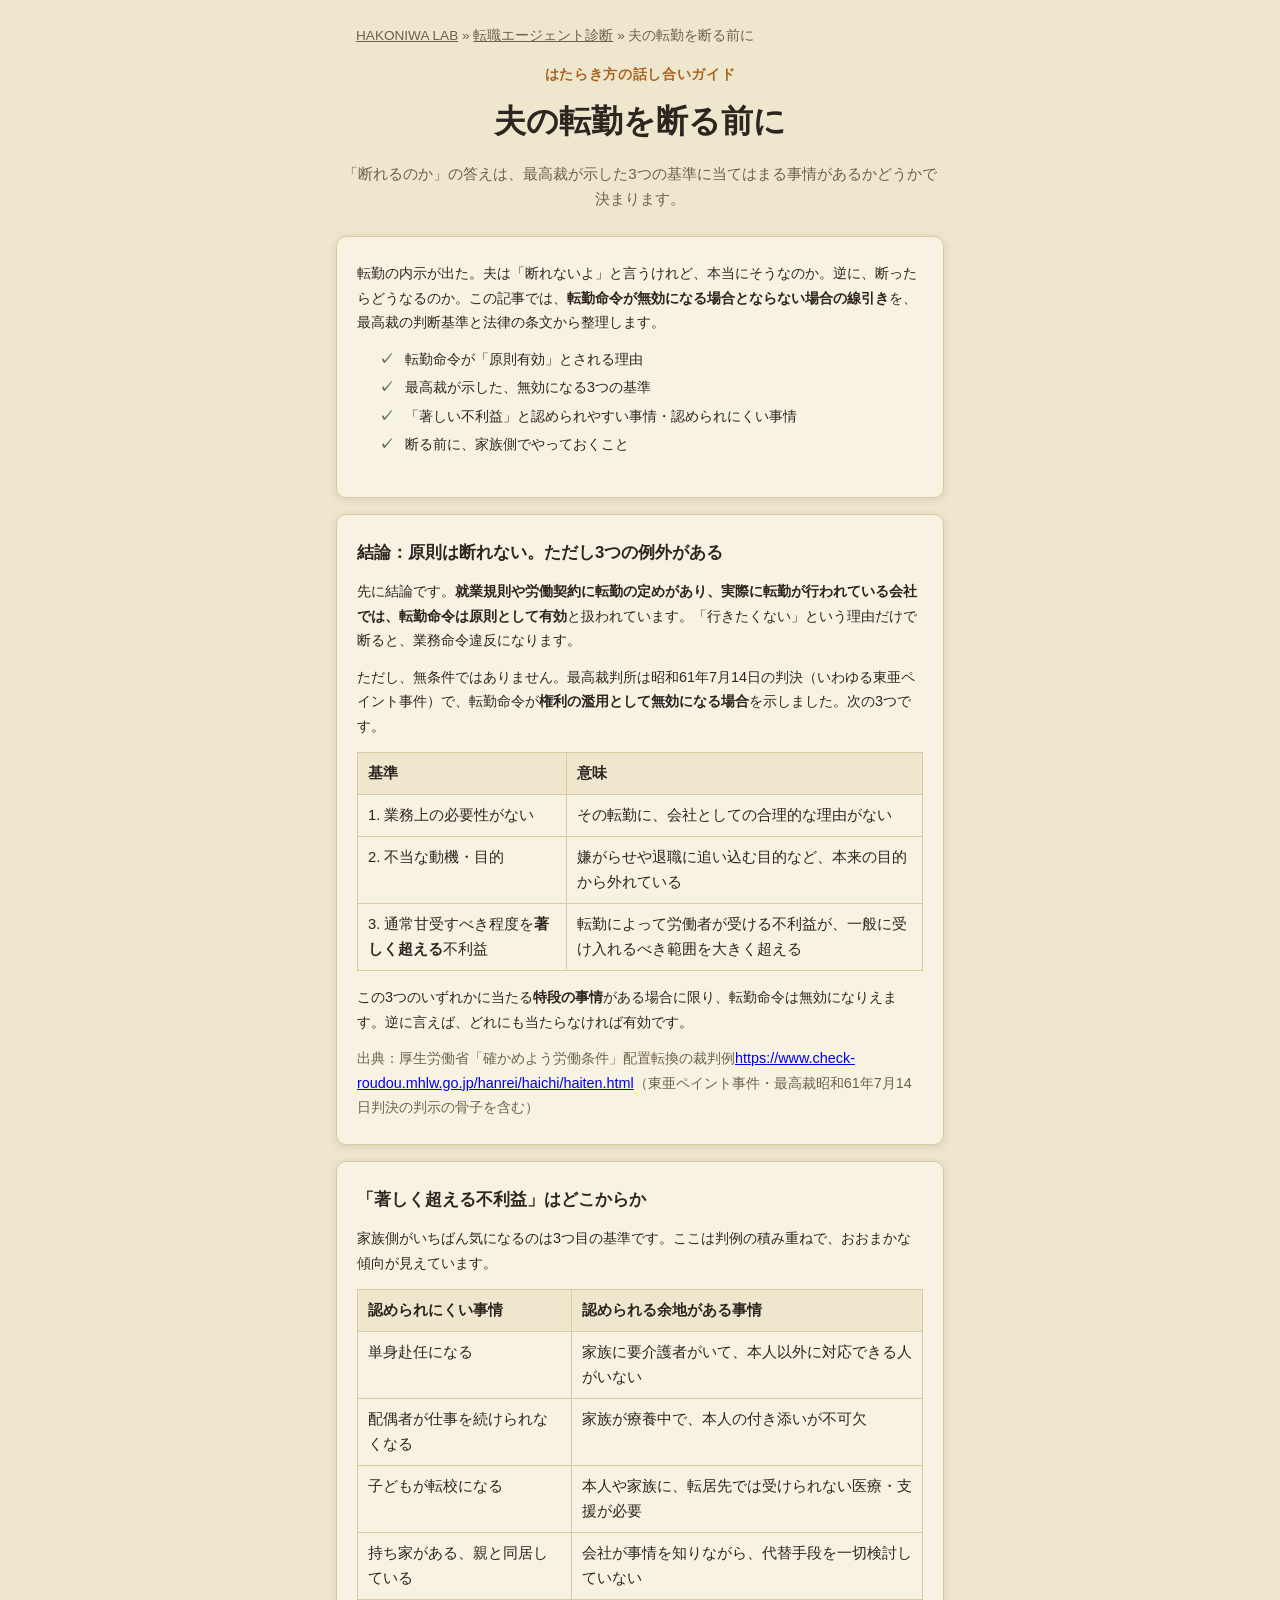
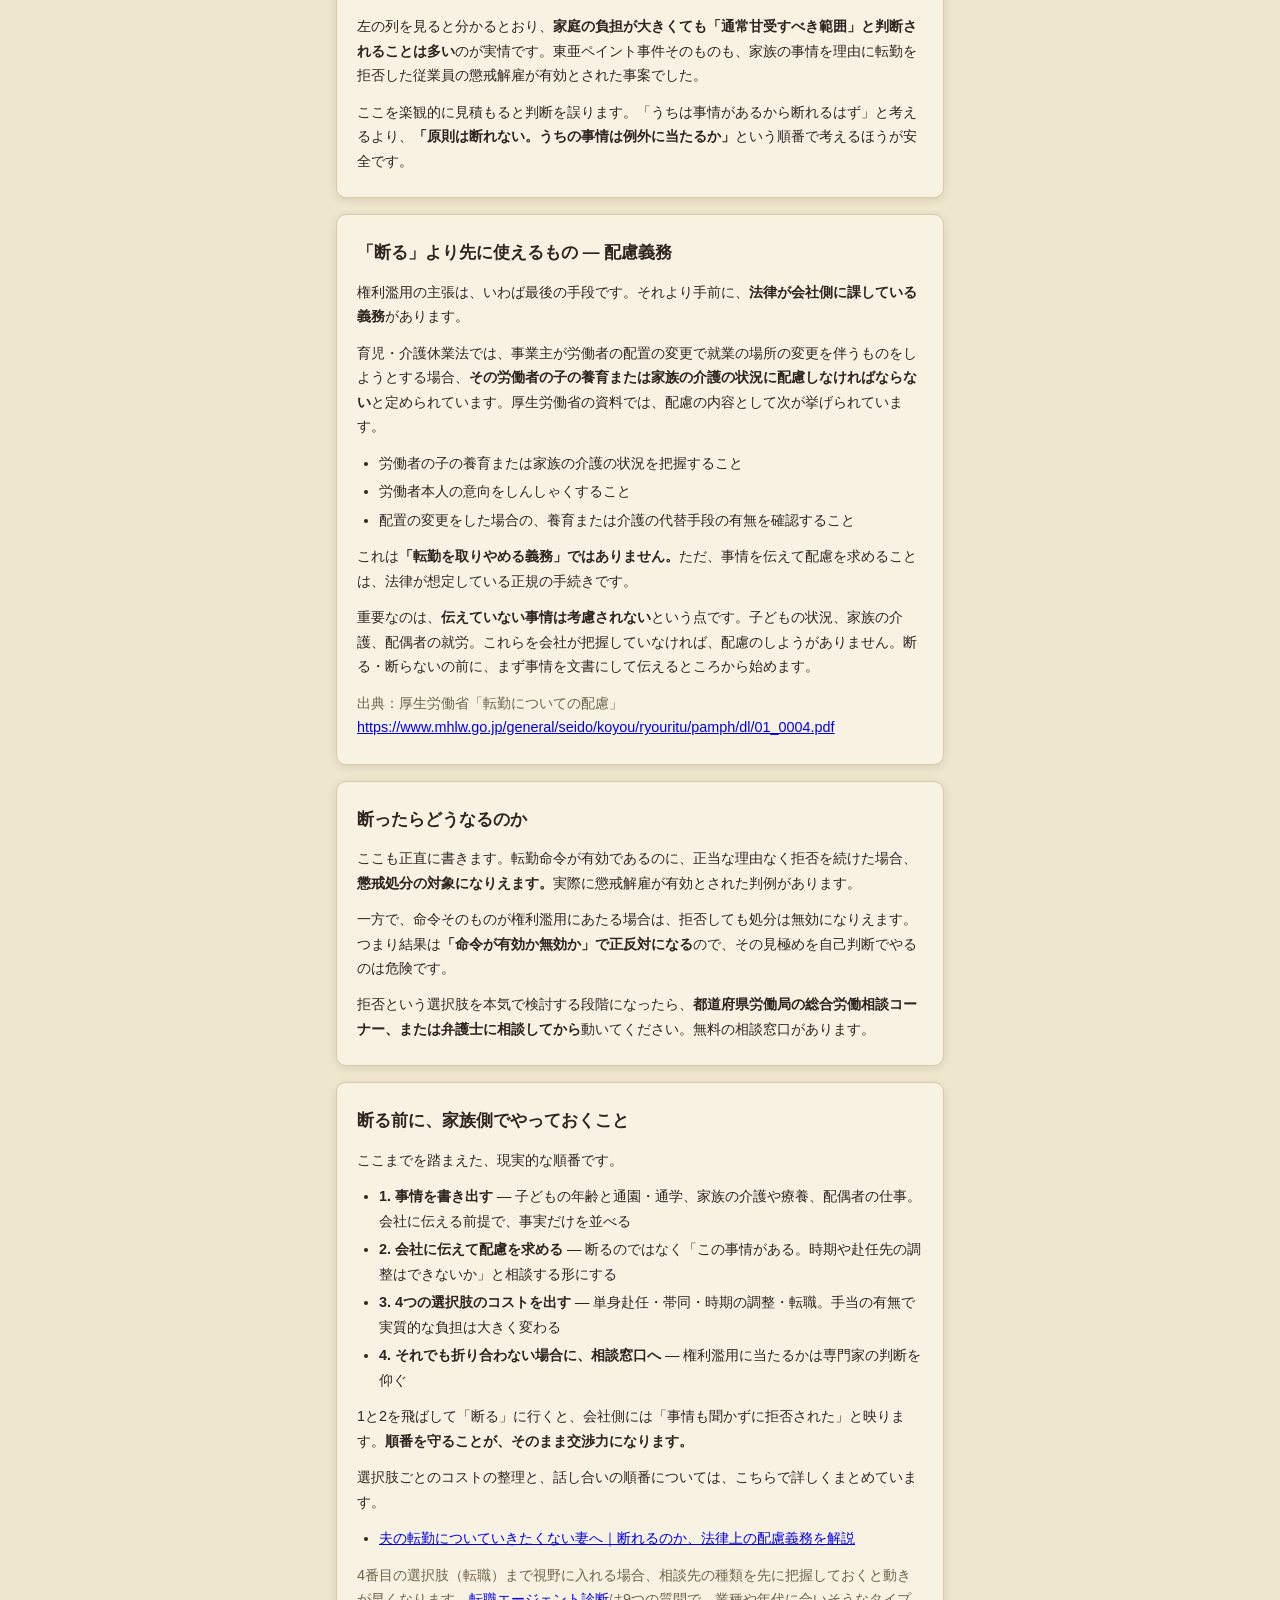
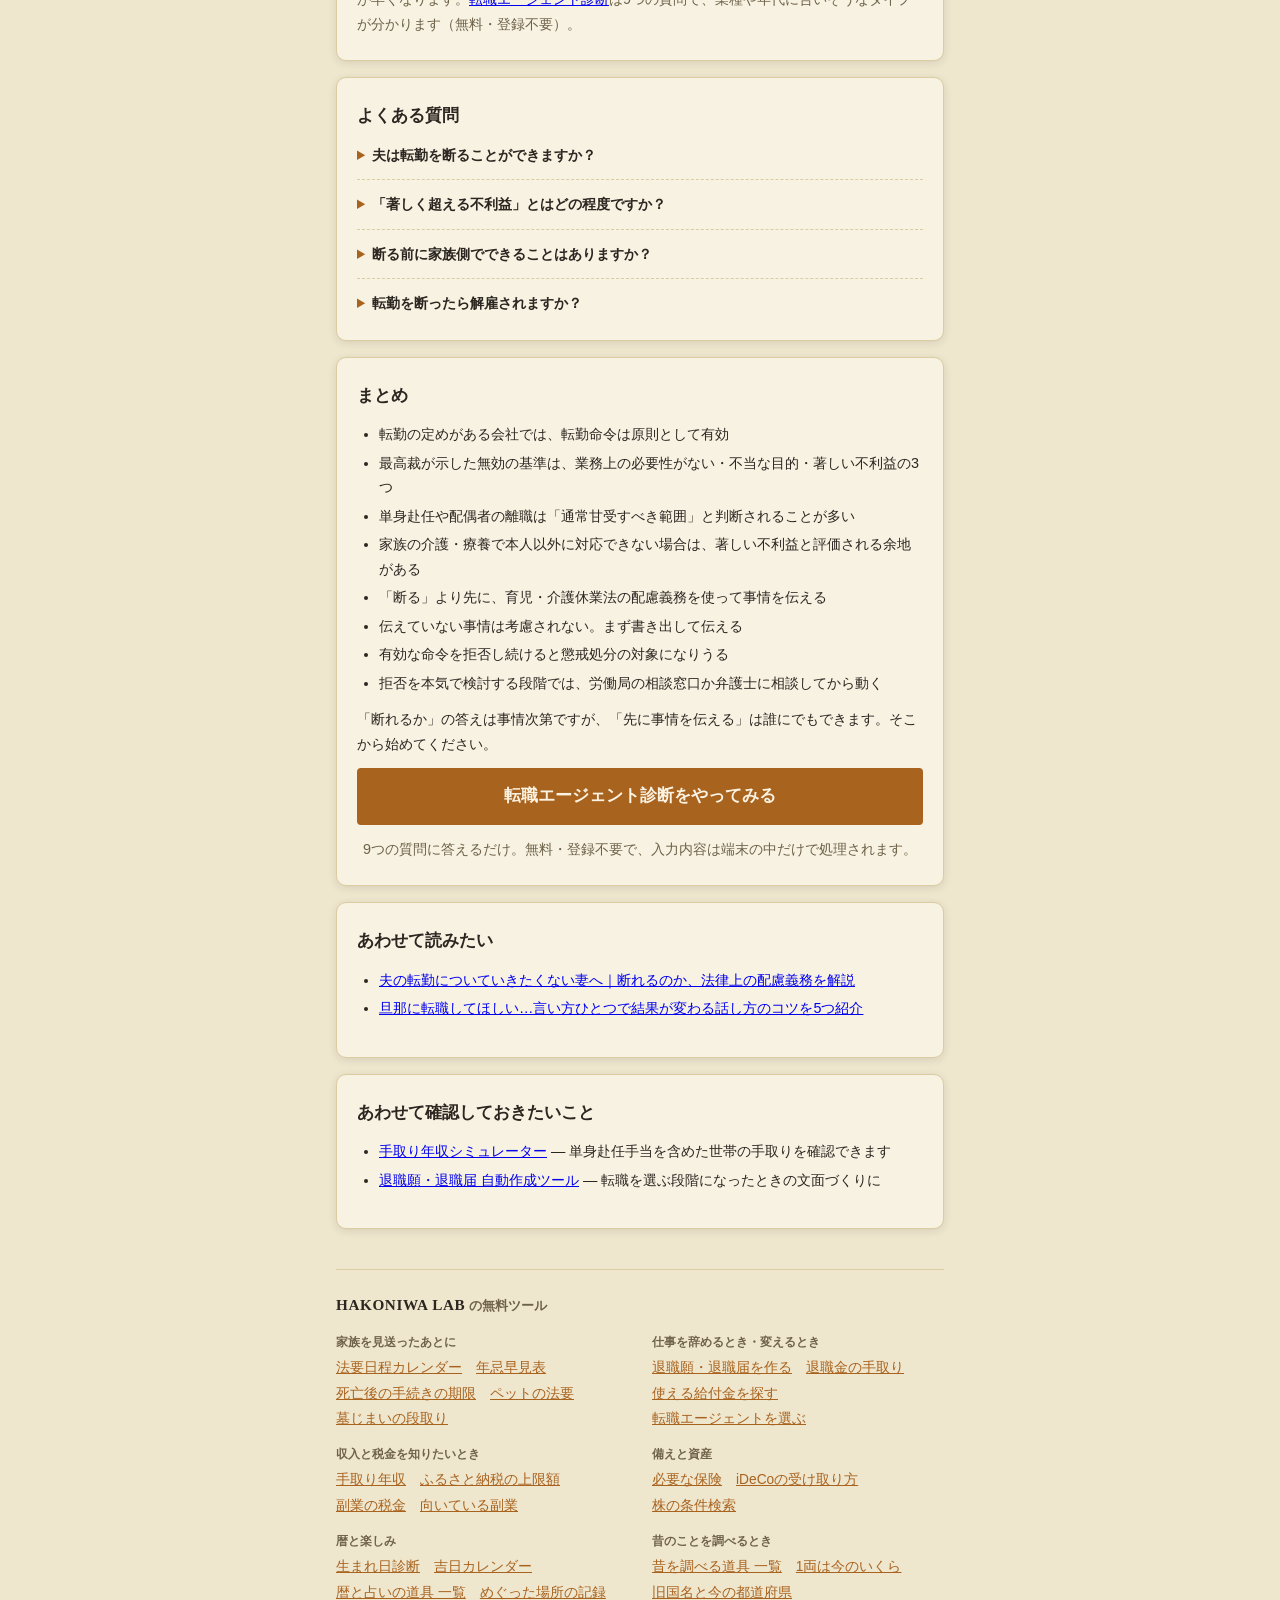
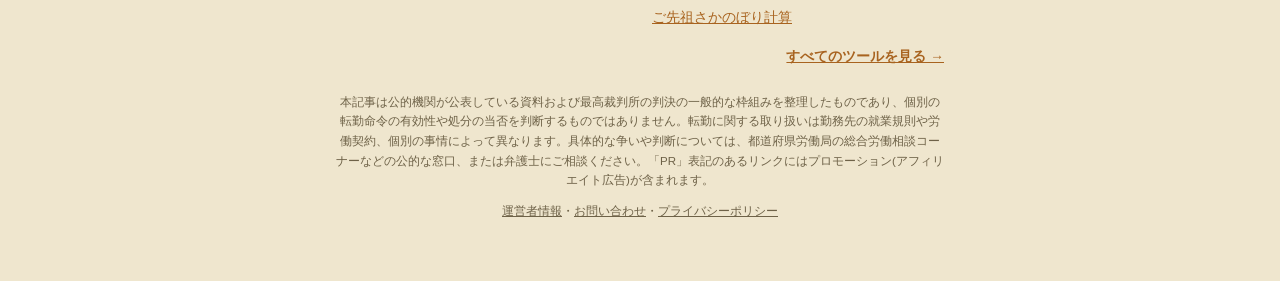
<file: guide/tenkin-kotowaru/index.html>
<!DOCTYPE html>
<html lang="ja">
<head>
<meta charset="UTF-8">
<meta name="viewport" content="width=device-width, initial-scale=1.0">
<!-- Google tag (gtag.js) -->
<script async src="https://www.googletagmanager.com/gtag/js?id=G-WTBHV5QYG3"></script>
<script>
  window.dataLayer = window.dataLayer || [];
  function gtag(){dataLayer.push(arguments);}
  gtag('js', new Date());
  gtag('config', 'G-WTBHV5QYG3');
</script>
<title>夫の転勤を断る前に｜最高裁が示した3つの基準と、配慮義務の使い方を解説</title>
<meta name="description" content="夫の転勤を断ることはできるのか。最高裁が示した転勤命令が無効になる3つの基準（業務上の必要性・不当な目的・著しい不利益）と、育児・介護休業法の配慮義務、断る前に家族側で確認しておくことを整理しました。">
<script async src="https://pagead2.googlesyndication.com/pagead/js/adsbygoogle.js?client=ca-pub-6465548593525933" crossorigin="anonymous"></script>
<link rel="canonical" href="https://hakoniwalab.com/career-checker/guide/tenkin-kotowaru/">
<link rel="stylesheet" href="../../css/style.css">
<script type="application/ld+json">{"@context":"https://schema.org","@type":"FAQPage","mainEntity":[{"@type":"Question","name":"夫は転勤を断ることができますか？","acceptedAnswer":{"@type":"Answer","text":"就業規則や労働契約に転勤の定めがある場合、転勤命令は原則として有効とされています。ただし最高裁は、業務上の必要性がない場合、不当な動機・目的による場合、労働者に通常甘受すべき程度を著しく超える不利益を負わせる場合には、権利の濫用として無効になりうるという基準を示しています。断れるかどうかは、この基準に当てはまる事情があるかで変わります。"}},{"@type":"Question","name":"「著しく超える不利益」とはどの程度ですか？","acceptedAnswer":{"@type":"Answer","text":"単身赴任になることや、配偶者の仕事に影響が出ること自体は、一般に通常甘受すべき範囲とされてきました。一方で、家族に介護や療養が必要で本人以外に対応できる人がいないなど、転勤によって生活が成り立たなくなる事情がある場合は、著しい不利益と評価される余地があります。個別の事情によるため、一律には判断できません。"}},{"@type":"Question","name":"断る前に家族側でできることはありますか？","acceptedAnswer":{"@type":"Answer","text":"育児・介護休業法では、事業主が就業の場所の変更を伴う配置の変更をする場合、子の養育や家族の介護の状況に配慮することが定められています。子どもの通園・通学や家族の介護といった事情は、断る根拠というより、会社に伝えて配慮を求める材料として使えます。伝えていない事情は考慮されないので、先に整理して伝えることが大切です。"}},{"@type":"Question","name":"転勤を断ったら解雇されますか？","acceptedAnswer":{"@type":"Answer","text":"転勤命令が有効であるのに正当な理由なく拒否を続けると、懲戒処分の対象になる可能性があります。実際に懲戒解雇が有効とされた判例もあります。一方で命令自体が権利濫用にあたる場合は拒否しても処分は無効になりえます。どちらに該当するかは事情次第なので、拒否する前に都道府県労働局や弁護士に相談することをおすすめします。"}}]}</script>
<style>
.guide-nav { max-width: 720px; margin: 0 auto 16px; padding: 0 20px; font-size: 0.85rem; color: var(--color-text-muted); }
.guide-nav a { color: var(--color-text-muted); }
.guide-lead { font-size: 0.95rem; }
.guide-table { width: 100%; border-collapse: collapse; margin: 14px 0; font-size: 0.92rem; }
.guide-table th, .guide-table td { border: 1px solid var(--color-border); padding: 8px 10px; text-align: left; vertical-align: top; }
.guide-table th { background: var(--color-bg); font-weight: 600; }
.guide-note { font-size: 0.85rem; color: var(--color-text-muted); }
.card--article h3 { font-size: 1rem; margin: 18px 0 6px; }
.guide-cta { text-align: center; }
.guide-cta .btn { display: inline-block; text-decoration: none; }
</style>
</head>
<body>
<div class="app">

  <nav class="guide-nav" aria-label="パンくずリスト">
    <a href="../../../">HAKONIWA LAB</a> &raquo;
    <a href="../../">転職エージェント診断</a> &raquo;
    <span aria-current="page">夫の転勤を断る前に</span>
  </nav>

  <header class="app-header">
    <p class="app-header__eyebrow">はたらき方の話し合いガイド</p>
    <h1 class="app-header__title">夫の転勤を<br class="sp-only">断る前に</h1>
    <p class="app-header__lead">「断れるのか」の答えは、最高裁が示した3つの基準に当てはまる事情があるかどうかで決まります。</p>
  </header>

  <main class="main">

    <section class="article">

      <div class="card card--article">
        <p class="guide-lead">転勤の内示が出た。夫は「断れないよ」と言うけれど、本当にそうなのか。逆に、断ったらどうなるのか。この記事では、<strong>転勤命令が無効になる場合とならない場合の線引き</strong>を、最高裁の判断基準と法律の条文から整理します。</p>
        <ul class="intro-points">
          <li>転勤命令が「原則有効」とされる理由</li>
          <li>最高裁が示した、無効になる3つの基準</li>
          <li>「著しい不利益」と認められやすい事情・認められにくい事情</li>
          <li>断る前に、家族側でやっておくこと</li>
        </ul>
      </div>

      <div class="card card--article">
        <h2>結論：原則は断れない。ただし3つの例外がある</h2>
        <p>先に結論です。<strong>就業規則や労働契約に転勤の定めがあり、実際に転勤が行われている会社では、転勤命令は原則として有効</strong>と扱われています。「行きたくない」という理由だけで断ると、業務命令違反になります。</p>
        <p>ただし、無条件ではありません。最高裁判所は昭和61年7月14日の判決（いわゆる東亜ペイント事件）で、転勤命令が<strong>権利の濫用として無効になる場合</strong>を示しました。次の3つです。</p>
        <table class="guide-table">
          <thead>
            <tr><th>基準</th><th>意味</th></tr>
          </thead>
          <tbody>
            <tr><td>1. 業務上の必要性がない</td><td>その転勤に、会社としての合理的な理由がない</td></tr>
            <tr><td>2. 不当な動機・目的</td><td>嫌がらせや退職に追い込む目的など、本来の目的から外れている</td></tr>
            <tr><td>3. 通常甘受すべき程度を<strong>著しく超える</strong>不利益</td><td>転勤によって労働者が受ける不利益が、一般に受け入れるべき範囲を大きく超える</td></tr>
          </tbody>
        </table>
        <p>この3つのいずれかに当たる<strong>特段の事情</strong>がある場合に限り、転勤命令は無効になりえます。逆に言えば、どれにも当たらなければ有効です。</p>
        <p class="guide-note">出典：厚生労働省「確かめよう労働条件」配置転換の裁判例<a href="https://www.check-roudou.mhlw.go.jp/hanrei/haichi/haiten.html" target="_blank" rel="noopener">https://www.check-roudou.mhlw.go.jp/hanrei/haichi/haiten.html</a>（東亜ペイント事件・最高裁昭和61年7月14日判決の判示の骨子を含む）</p>
      </div>

      <div class="card card--article">
        <h2>「著しく超える不利益」はどこからか</h2>
        <p>家族側がいちばん気になるのは3つ目の基準です。ここは判例の積み重ねで、おおまかな傾向が見えています。</p>
        <table class="guide-table">
          <thead>
            <tr><th>認められにくい事情</th><th>認められる余地がある事情</th></tr>
          </thead>
          <tbody>
            <tr><td>単身赴任になる</td><td>家族に要介護者がいて、本人以外に対応できる人がいない</td></tr>
            <tr><td>配偶者が仕事を続けられなくなる</td><td>家族が療養中で、本人の付き添いが不可欠</td></tr>
            <tr><td>子どもが転校になる</td><td>本人や家族に、転居先では受けられない医療・支援が必要</td></tr>
            <tr><td>持ち家がある、親と同居している</td><td>会社が事情を知りながら、代替手段を一切検討していない</td></tr>
          </tbody>
        </table>
        <p>左の列を見ると分かるとおり、<strong>家庭の負担が大きくても「通常甘受すべき範囲」と判断されることは多い</strong>のが実情です。東亜ペイント事件そのものも、家族の事情を理由に転勤を拒否した従業員の懲戒解雇が有効とされた事案でした。</p>
        <p>ここを楽観的に見積もると判断を誤ります。「うちは事情があるから断れるはず」と考えるより、<strong>「原則は断れない。うちの事情は例外に当たるか」</strong>という順番で考えるほうが安全です。</p>
      </div>

      <div class="card card--article">
        <h2>「断る」より先に使えるもの ― 配慮義務</h2>
        <p>権利濫用の主張は、いわば最後の手段です。それより手前に、<strong>法律が会社側に課している義務</strong>があります。</p>
        <p>育児・介護休業法では、事業主が労働者の配置の変更で就業の場所の変更を伴うものをしようとする場合、<strong>その労働者の子の養育または家族の介護の状況に配慮しなければならない</strong>と定められています。厚生労働省の資料では、配慮の内容として次が挙げられています。</p>
        <ul>
          <li>労働者の子の養育または家族の介護の状況を把握すること</li>
          <li>労働者本人の意向をしんしゃくすること</li>
          <li>配置の変更をした場合の、養育または介護の代替手段の有無を確認すること</li>
        </ul>
        <p>これは<strong>「転勤を取りやめる義務」ではありません。</strong>ただ、事情を伝えて配慮を求めることは、法律が想定している正規の手続きです。</p>
        <p>重要なのは、<strong>伝えていない事情は考慮されない</strong>という点です。子どもの状況、家族の介護、配偶者の就労。これらを会社が把握していなければ、配慮のしようがありません。断る・断らないの前に、まず事情を文書にして伝えるところから始めます。</p>
        <p class="guide-note">出典：厚生労働省「転勤についての配慮」<a href="https://www.mhlw.go.jp/general/seido/koyou/ryouritu/pamph/dl/01_0004.pdf" target="_blank" rel="noopener">https://www.mhlw.go.jp/general/seido/koyou/ryouritu/pamph/dl/01_0004.pdf</a></p>
      </div>

      <div class="card card--article">
        <h2>断ったらどうなるのか</h2>
        <p>ここも正直に書きます。転勤命令が有効であるのに、正当な理由なく拒否を続けた場合、<strong>懲戒処分の対象になりえます。</strong>実際に懲戒解雇が有効とされた判例があります。</p>
        <p>一方で、命令そのものが権利濫用にあたる場合は、拒否しても処分は無効になりえます。つまり結果は<strong>「命令が有効か無効か」で正反対になる</strong>ので、その見極めを自己判断でやるのは危険です。</p>
        <p>拒否という選択肢を本気で検討する段階になったら、<strong>都道府県労働局の総合労働相談コーナー、または弁護士に相談してから</strong>動いてください。無料の相談窓口があります。</p>
      </div>

      <div class="card card--article">
        <h2>断る前に、家族側でやっておくこと</h2>
        <p>ここまでを踏まえた、現実的な順番です。</p>
        <ul>
          <li><strong>1. 事情を書き出す</strong> — 子どもの年齢と通園・通学、家族の介護や療養、配偶者の仕事。会社に伝える前提で、事実だけを並べる</li>
          <li><strong>2. 会社に伝えて配慮を求める</strong> — 断るのではなく「この事情がある。時期や赴任先の調整はできないか」と相談する形にする</li>
          <li><strong>3. 4つの選択肢のコストを出す</strong> — 単身赴任・帯同・時期の調整・転職。手当の有無で実質的な負担は大きく変わる</li>
          <li><strong>4. それでも折り合わない場合に、相談窓口へ</strong> — 権利濫用に当たるかは専門家の判断を仰ぐ</li>
        </ul>
        <p>1と2を飛ばして「断る」に行くと、会社側には「事情も聞かずに拒否された」と映ります。<strong>順番を守ることが、そのまま交渉力になります。</strong></p>
        <p>選択肢ごとのコストの整理と、話し合いの順番については、こちらで詳しくまとめています。</p>
        <ul>
          <li><a href="../tenkin-tsuiteikitakunai/">夫の転勤についていきたくない妻へ｜断れるのか、法律上の配慮義務を解説</a></li>
        </ul>
        <p class="guide-note">4番目の選択肢（転職）まで視野に入れる場合、相談先の種類を先に把握しておくと動きが早くなります。<a href="../../">転職エージェント診断</a>は9つの質問で、業種や年代に合いそうなタイプが分かります（無料・登録不要）。</p>
      </div>

      <div class="card card--article">
        <h2>よくある質問</h2>
        <details class="faq-item">
          <summary>夫は転勤を断ることができますか？</summary>
          <p>就業規則や労働契約に転勤の定めがある場合、転勤命令は原則として有効とされています。ただし最高裁は、業務上の必要性がない場合、不当な動機・目的による場合、労働者に通常甘受すべき程度を著しく超える不利益を負わせる場合には、権利の濫用として無効になりうるという基準を示しています。断れるかどうかは、この基準に当てはまる事情があるかで変わります。</p>
        </details>
        <details class="faq-item">
          <summary>「著しく超える不利益」とはどの程度ですか？</summary>
          <p>単身赴任になることや、配偶者の仕事に影響が出ること自体は、一般に通常甘受すべき範囲とされてきました。一方で、家族に介護や療養が必要で本人以外に対応できる人がいないなど、転勤によって生活が成り立たなくなる事情がある場合は、著しい不利益と評価される余地があります。個別の事情によるため、一律には判断できません。</p>
        </details>
        <details class="faq-item">
          <summary>断る前に家族側でできることはありますか？</summary>
          <p>育児・介護休業法では、事業主が就業の場所の変更を伴う配置の変更をする場合、子の養育や家族の介護の状況に配慮することが定められています。子どもの通園・通学や家族の介護といった事情は、断る根拠というより、会社に伝えて配慮を求める材料として使えます。伝えていない事情は考慮されないので、先に整理して伝えることが大切です。</p>
        </details>
        <details class="faq-item">
          <summary>転勤を断ったら解雇されますか？</summary>
          <p>転勤命令が有効であるのに正当な理由なく拒否を続けると、懲戒処分の対象になる可能性があります。実際に懲戒解雇が有効とされた判例もあります。一方で命令自体が権利濫用にあたる場合は拒否しても処分は無効になりえます。どちらに該当するかは事情次第なので、拒否する前に都道府県労働局や弁護士に相談することをおすすめします。</p>
        </details>
      </div>

      <div class="card card--article">
        <h2>まとめ</h2>
        <ul>
          <li>転勤の定めがある会社では、転勤命令は原則として有効</li>
          <li>最高裁が示した無効の基準は、業務上の必要性がない・不当な目的・著しい不利益の3つ</li>
          <li>単身赴任や配偶者の離職は「通常甘受すべき範囲」と判断されることが多い</li>
          <li>家族の介護・療養で本人以外に対応できない場合は、著しい不利益と評価される余地がある</li>
          <li>「断る」より先に、育児・介護休業法の配慮義務を使って事情を伝える</li>
          <li>伝えていない事情は考慮されない。まず書き出して伝える</li>
          <li>有効な命令を拒否し続けると懲戒処分の対象になりうる</li>
          <li>拒否を本気で検討する段階では、労働局の相談窓口か弁護士に相談してから動く</li>
        </ul>
        <p>「断れるか」の答えは事情次第ですが、「先に事情を伝える」は誰にでもできます。そこから始めてください。</p>
        <p class="guide-cta"><a class="btn btn--primary btn--large" href="../../">転職エージェント診断をやってみる</a></p>
        <p class="guide-note" style="text-align:center;">9つの質問に答えるだけ。無料・登録不要で、入力内容は端末の中だけで処理されます。</p>
      </div>

      <div class="card card--article">
        <h2>あわせて読みたい</h2>
        <ul>
          <li><a href="../tenkin-tsuiteikitakunai/">夫の転勤についていきたくない妻へ｜断れるのか、法律上の配慮義務を解説</a></li>
          <li><a href="../tenshoku-shitehoshii-danna/">旦那に転職してほしい…言い方ひとつで結果が変わる話し方のコツを5つ紹介</a></li>
        </ul>
      </div>

      <div class="card card--article">
        <h2>あわせて確認しておきたいこと</h2>
        <ul>
          <li><a href="../../../takehome-calculator/">手取り年収シミュレーター</a> — 単身赴任手当を含めた世帯の手取りを確認できます</li>
          <li><a href="../../../resignation-letter-generator/">退職願・退職届 自動作成ツール</a> — 転職を選ぶ段階になったときの文面づくりに</li>
        </ul>
      </div>

    </section>

  </main>

  <!-- site-nav:start -->
  <style>
  .site-nav { margin: 40px 0 0; padding: 22px 0 0; border-top: 1px solid var(--color-border, var(--line, #dbcba0)); color: var(--color-text, var(--ink, #2b2620)); text-align: left; }
  .site-nav__title { margin: 0 0 14px; font-size: 0.82rem; font-weight: 700; color: var(--color-text-muted, var(--muted, #6e6248)); }
  .site-nav__title a { font-family: Georgia, "Times New Roman", serif; font-size: 0.95rem; letter-spacing: 0.04em; color: var(--color-text, var(--ink, #2b2620)); text-decoration: none; }
  .site-nav__groups { display: grid; gap: 14px 24px; }
  @media (min-width: 560px) { .site-nav__groups { grid-template-columns: 1fr 1fr; } }
  .site-nav__label { margin: 0 0 4px; font-size: 0.74rem; font-weight: 700; color: var(--color-text-muted, var(--muted, #6e6248)); }
  .site-nav__links { display: flex; flex-wrap: wrap; gap: 2px 14px; margin: 0; padding: 0; list-style: none; font-size: 0.86rem; line-height: 1.7; }
  .site-nav__links li { margin: 0; padding: 0; }
  .site-nav__links li::before { content: none; }
  .site-nav__links a { color: var(--color-primary, var(--navy, #a8631f)); }
  .site-nav__all { margin: 16px 0 0; font-size: 0.86rem; text-align: right; }
  .site-nav__all a { color: var(--color-primary, var(--navy, #a8631f)); font-weight: 700; }
  .app-footer a { color: var(--color-text-muted, var(--muted, #6e6248)); }
  </style>
  <nav class="site-nav" aria-label="HAKONIWA LABのツール">
    <p class="site-nav__title"><a href="../../../">HAKONIWA LAB</a> の無料ツール</p>
    <div class="site-nav__groups">
      <div>
        <p class="site-nav__label">家族を見送ったあとに</p>
        <ul class="site-nav__links">
          <li><a href="../../../houyou-calendar/">法要日程カレンダー</a></li>
          <li><a href="../../../houyou-calendar/hayami/">年忌早見表</a></li>
          <li><a href="../../../houyou-calendar/tetsuzuki/">死亡後の手続きの期限</a></li>
          <li><a href="../../../houyou-calendar/pet/">ペットの法要</a></li>
          <li><a href="../../../houyou-calendar/hakajimai/">墓じまいの段取り</a></li>
        </ul>
      </div>
      <div>
        <p class="site-nav__label">仕事を辞めるとき・変えるとき</p>
        <ul class="site-nav__links">
          <li><a href="../../../resignation-letter-generator/">退職願・退職届を作る</a></li>
          <li><a href="../../../retirement-simulator/">退職金の手取り</a></li>
          <li><a href="../../../subsidy-checker/">使える給付金を探す</a></li>
          <li><a href="../../../career-checker/">転職エージェントを選ぶ</a></li>
        </ul>
      </div>
      <div>
        <p class="site-nav__label">収入と税金を知りたいとき</p>
        <ul class="site-nav__links">
          <li><a href="../../../takehome-calculator/">手取り年収</a></li>
          <li><a href="../../../furusato-simulator/">ふるさと納税の上限額</a></li>
          <li><a href="../../../sidejob-tax-simulator/">副業の税金</a></li>
          <li><a href="../../../sidejob-checker/">向いている副業</a></li>
        </ul>
      </div>
      <div>
        <p class="site-nav__label">備えと資産</p>
        <ul class="site-nav__links">
          <li><a href="../../../insurance-checker/">必要な保険</a></li>
          <li><a href="../../../retirement-simulator/ideco/">iDeCoの受け取り方</a></li>
          <li><a href="../../../stock-screener/">株の条件検索</a></li>
        </ul>
      </div>
      <div>
        <p class="site-nav__label">暦と楽しみ</p>
        <ul class="site-nav__links">
          <li><a href="../../../birthday-fortune/">生まれ日診断</a></li>
          <li><a href="../../../birthday-fortune/calendar/">吉日カレンダー</a></li>
          <li><a href="../../../birthday-fortune/tools/">暦と占いの道具 一覧</a></li>
          <li><a href="../../../meguri-log/">めぐった場所の記録</a></li>
        </ul>
      </div>
      <div>
        <p class="site-nav__label">昔のことを調べるとき</p>
        <ul class="site-nav__links">
          <li><a href="../../../mukashi/">昔を調べる道具 一覧</a></li>
          <li><a href="../../../mukashi/ryou/">1両は今のいくら</a></li>
          <li><a href="../../../mukashi/kokumei/">旧国名と今の都道府県</a></li>
          <li><a href="../../../mukashi/senzo/">ご先祖さかのぼり計算</a></li>
        </ul>
      </div>
    </div>
    <p class="site-nav__all"><a href="../../../">すべてのツールを見る →</a></p>
  </nav>
  <!-- site-nav:end -->

  <footer class="app-footer">
    <p>本記事は公的機関が公表している資料および最高裁判所の判決の一般的な枠組みを整理したものであり、個別の転勤命令の有効性や処分の当否を判断するものではありません。転勤に関する取り扱いは勤務先の就業規則や労働契約、個別の事情によって異なります。具体的な争いや判断については、都道府県労働局の総合労働相談コーナーなどの公的な窓口、または弁護士にご相談ください。「PR」表記のあるリンクにはプロモーション(アフィリエイト広告)が含まれます。</p>
    <p><a href="../../../about.html">運営者情報</a>・<a href="../../../contact.html">お問い合わせ</a>・<a href="../../../privacy.html">プライバシーポリシー</a></p>
  </footer>

</div>
</body>
</html>
</file>
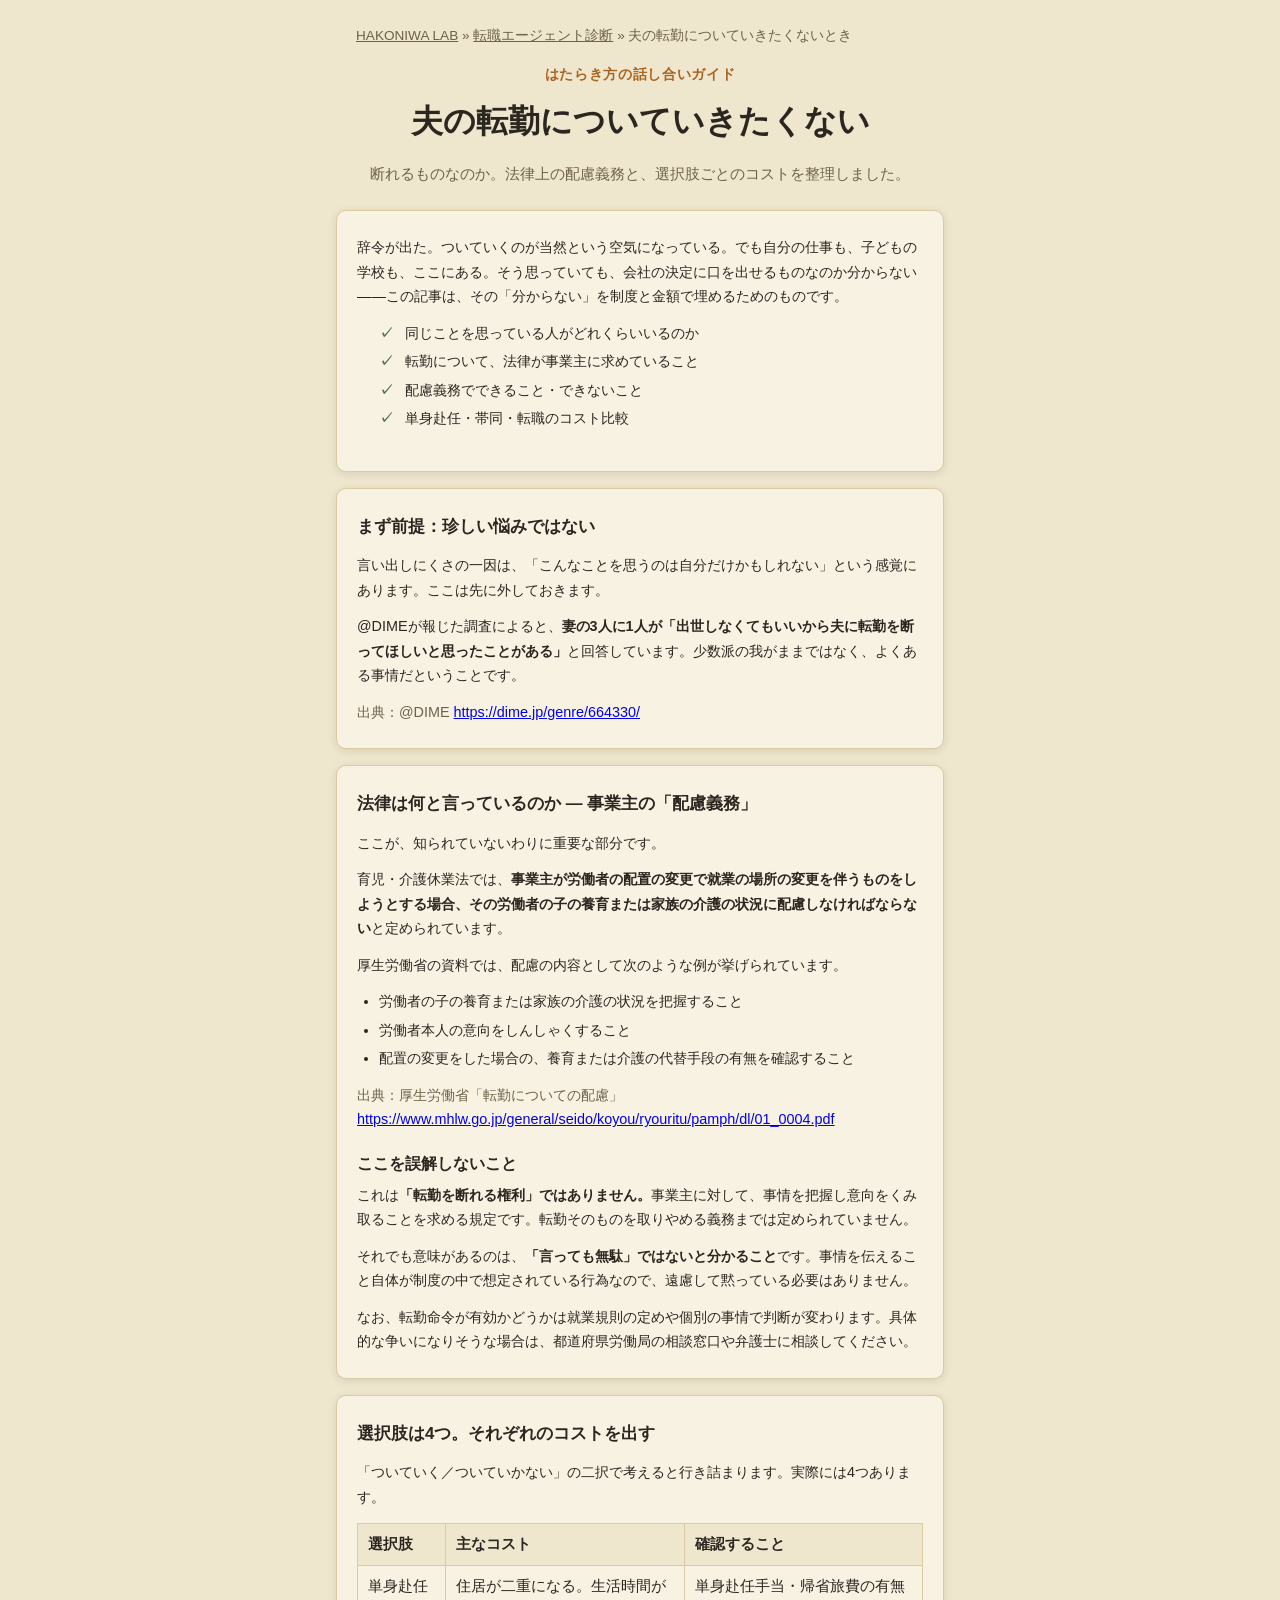
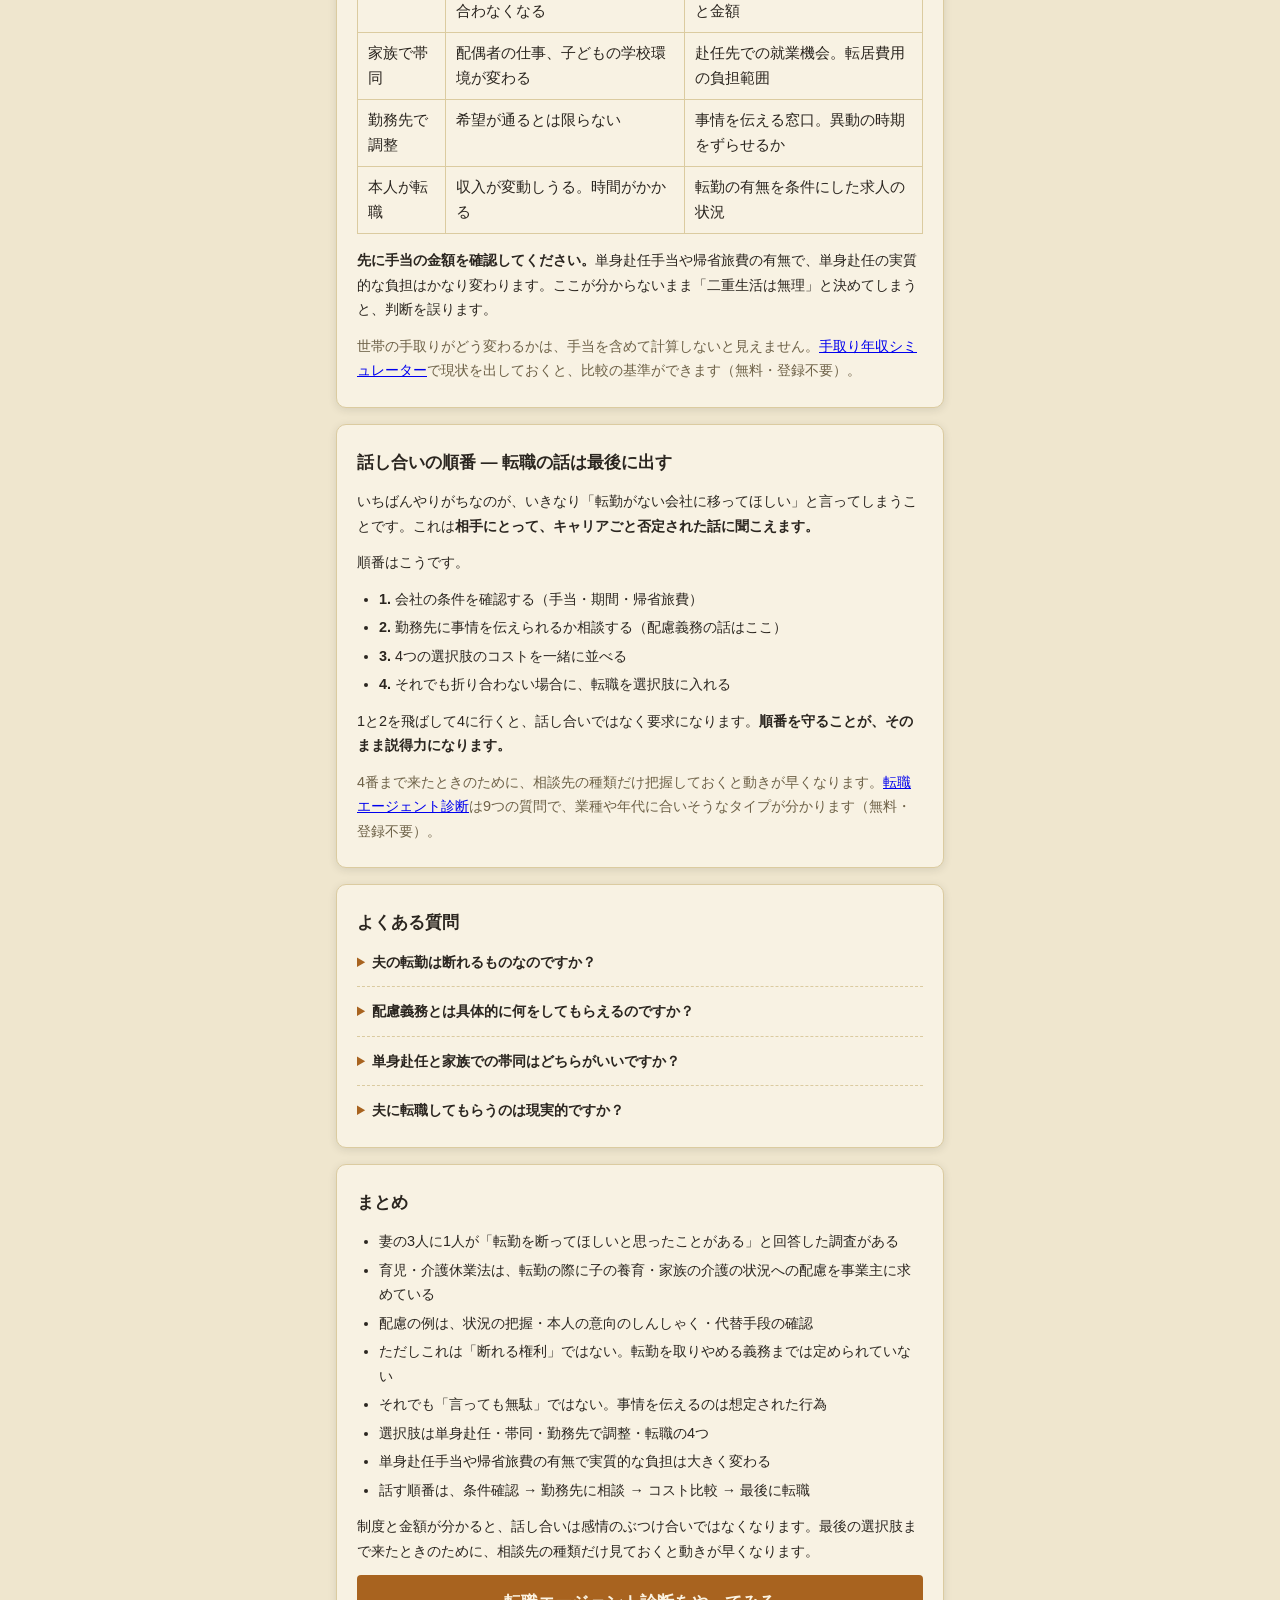
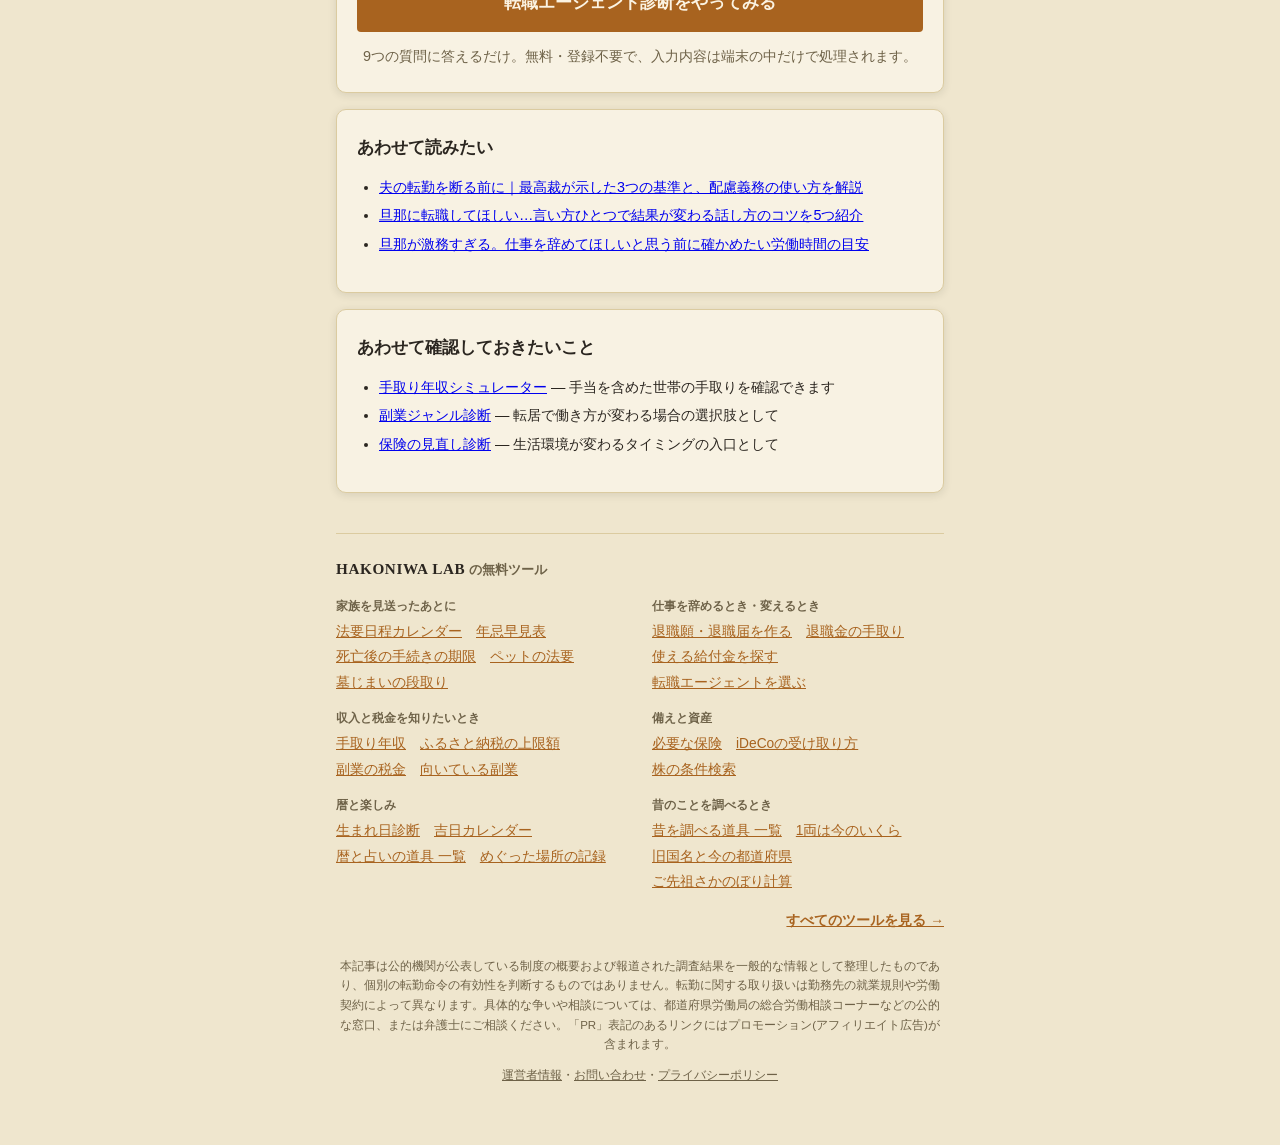
<file: guide/tenkin-tsuiteikitakunai/index.html>
<!DOCTYPE html>
<html lang="ja">
<head>
<meta charset="UTF-8">
<meta name="viewport" content="width=device-width, initial-scale=1.0">
<!-- Google tag (gtag.js) -->
<script async src="https://www.googletagmanager.com/gtag/js?id=G-WTBHV5QYG3"></script>
<script>
  window.dataLayer = window.dataLayer || [];
  function gtag(){dataLayer.push(arguments);}
  gtag('js', new Date());
  gtag('config', 'G-WTBHV5QYG3');
</script>
<title>夫の転勤についていきたくない妻へ｜断れるのか、法律上の配慮義務を解説</title>
<meta name="description" content="夫の転勤についていきたくない。断れるものなのか、育児・介護休業法が定める事業主の配慮義務と、単身赴任・帯同・転職という選択肢のコストを整理しました。話し合いの順番も解説します。">
<script async src="https://pagead2.googlesyndication.com/pagead/js/adsbygoogle.js?client=ca-pub-6465548593525933" crossorigin="anonymous"></script>
<link rel="canonical" href="https://hakoniwalab.com/career-checker/guide/tenkin-tsuiteikitakunai/">
<link rel="stylesheet" href="../../css/style.css">
<script type="application/ld+json">{"@context":"https://schema.org","@type":"FAQPage","mainEntity":[{"@type":"Question","name":"夫の転勤は断れるものなのですか？","acceptedAnswer":{"@type":"Answer","text":"転勤命令が有効かどうかは、就業規則の定めや個別の事情によって判断が変わるため、一律には言えません。ただし育児・介護休業法では、事業主が就業の場所の変更を伴う配置の変更をしようとする場合、労働者の子の養育や家族の介護の状況に配慮することが定められています。断る権利ではありませんが、事情を伝える根拠にはなります。"}},{"@type":"Question","name":"配慮義務とは具体的に何をしてもらえるのですか？","acceptedAnswer":{"@type":"Answer","text":"厚生労働省の資料では、配慮の内容として、労働者の子の養育や家族の介護の状況を把握すること、労働者本人の意向をしんしゃくすること、配置の変更をした場合の養育や介護の代替手段の有無を確認することなどが挙げられています。転勤を必ず取りやめる義務ではない点に注意が必要です。"}},{"@type":"Question","name":"単身赴任と家族での帯同はどちらがいいですか？","acceptedAnswer":{"@type":"Answer","text":"どちらにも費用がかかるため、金額を出してから比べるのが確実です。単身赴任は住居が二重になる一方、帯同は配偶者の仕事や子どもの学校環境が変わります。手当の有無や金額は勤務先によって異なるため、まず条件を確認するところから始めます。"}},{"@type":"Question","name":"夫に転職してもらうのは現実的ですか？","acceptedAnswer":{"@type":"Answer","text":"選択肢のひとつではありますが、最初に出すと話がこじれやすくなります。まず勤務先の中で調整できる余地があるかを確認し、それが難しい場合の選択肢として検討するほうが、本人も受け入れやすくなります。"}}]}</script>
<style>
.guide-nav { max-width: 720px; margin: 0 auto 16px; padding: 0 20px; font-size: 0.85rem; color: var(--color-text-muted); }
.guide-nav a { color: var(--color-text-muted); }
.guide-lead { font-size: 0.95rem; }
.guide-table { width: 100%; border-collapse: collapse; margin: 14px 0; font-size: 0.92rem; }
.guide-table th, .guide-table td { border: 1px solid var(--color-border); padding: 8px 10px; text-align: left; vertical-align: top; }
.guide-table th { background: var(--color-bg); font-weight: 600; }
.guide-note { font-size: 0.85rem; color: var(--color-text-muted); }
.card--article h3 { font-size: 1rem; margin: 18px 0 6px; }
.guide-cta { text-align: center; }
.guide-cta .btn { display: inline-block; text-decoration: none; }
</style>
</head>
<body>
<div class="app">

  <nav class="guide-nav" aria-label="パンくずリスト">
    <a href="../../../">HAKONIWA LAB</a> &raquo;
    <a href="../../">転職エージェント診断</a> &raquo;
    <span aria-current="page">夫の転勤についていきたくないとき</span>
  </nav>

  <header class="app-header">
    <p class="app-header__eyebrow">はたらき方の話し合いガイド</p>
    <h1 class="app-header__title">夫の転勤に<br class="sp-only">ついていきたくない</h1>
    <p class="app-header__lead">断れるものなのか。法律上の配慮義務と、選択肢ごとのコストを整理しました。</p>
  </header>

  <main class="main">

    <section class="article">

      <div class="card card--article">
        <p class="guide-lead">辞令が出た。ついていくのが当然という空気になっている。でも自分の仕事も、子どもの学校も、ここにある。そう思っていても、会社の決定に口を出せるものなのか分からない——この記事は、その「分からない」を制度と金額で埋めるためのものです。</p>
        <ul class="intro-points">
          <li>同じことを思っている人がどれくらいいるのか</li>
          <li>転勤について、法律が事業主に求めていること</li>
          <li>配慮義務でできること・できないこと</li>
          <li>単身赴任・帯同・転職のコスト比較</li>
        </ul>
      </div>

      <div class="card card--article">
        <h2>まず前提：珍しい悩みではない</h2>
        <p>言い出しにくさの一因は、「こんなことを思うのは自分だけかもしれない」という感覚にあります。ここは先に外しておきます。</p>
        <p>@DIMEが報じた調査によると、<strong>妻の3人に1人が「出世しなくてもいいから夫に転勤を断ってほしいと思ったことがある」</strong>と回答しています。少数派の我がままではなく、よくある事情だということです。</p>
        <p class="guide-note">出典：@DIME <a href="https://dime.jp/genre/664330/" target="_blank" rel="noopener">https://dime.jp/genre/664330/</a></p>
      </div>

      <div class="card card--article">
        <h2>法律は何と言っているのか ― 事業主の「配慮義務」</h2>
        <p>ここが、知られていないわりに重要な部分です。</p>
        <p>育児・介護休業法では、<strong>事業主が労働者の配置の変更で就業の場所の変更を伴うものをしようとする場合、その労働者の子の養育または家族の介護の状況に配慮しなければならない</strong>と定められています。</p>
        <p>厚生労働省の資料では、配慮の内容として次のような例が挙げられています。</p>
        <ul>
          <li>労働者の子の養育または家族の介護の状況を把握すること</li>
          <li>労働者本人の意向をしんしゃくすること</li>
          <li>配置の変更をした場合の、養育または介護の代替手段の有無を確認すること</li>
        </ul>
        <p class="guide-note">出典：厚生労働省「転勤についての配慮」<a href="https://www.mhlw.go.jp/general/seido/koyou/ryouritu/pamph/dl/01_0004.pdf" target="_blank" rel="noopener">https://www.mhlw.go.jp/general/seido/koyou/ryouritu/pamph/dl/01_0004.pdf</a></p>

        <h3>ここを誤解しないこと</h3>
        <p>これは<strong>「転勤を断れる権利」ではありません。</strong>事業主に対して、事情を把握し意向をくみ取ることを求める規定です。転勤そのものを取りやめる義務までは定められていません。</p>
        <p>それでも意味があるのは、<strong>「言っても無駄」ではないと分かること</strong>です。事情を伝えること自体が制度の中で想定されている行為なので、遠慮して黙っている必要はありません。</p>
        <p>なお、転勤命令が有効かどうかは就業規則の定めや個別の事情で判断が変わります。具体的な争いになりそうな場合は、都道府県労働局の相談窓口や弁護士に相談してください。</p>
      </div>

      <div class="card card--article">
        <h2>選択肢は4つ。それぞれのコストを出す</h2>
        <p>「ついていく／ついていかない」の二択で考えると行き詰まります。実際には4つあります。</p>
        <table class="guide-table">
          <thead>
            <tr><th>選択肢</th><th>主なコスト</th><th>確認すること</th></tr>
          </thead>
          <tbody>
            <tr><td>単身赴任</td><td>住居が二重になる。生活時間が合わなくなる</td><td>単身赴任手当・帰省旅費の有無と金額</td></tr>
            <tr><td>家族で帯同</td><td>配偶者の仕事、子どもの学校環境が変わる</td><td>赴任先での就業機会。転居費用の負担範囲</td></tr>
            <tr><td>勤務先で調整</td><td>希望が通るとは限らない</td><td>事情を伝える窓口。異動の時期をずらせるか</td></tr>
            <tr><td>本人が転職</td><td>収入が変動しうる。時間がかかる</td><td>転勤の有無を条件にした求人の状況</td></tr>
          </tbody>
        </table>
        <p><strong>先に手当の金額を確認してください。</strong>単身赴任手当や帰省旅費の有無で、単身赴任の実質的な負担はかなり変わります。ここが分からないまま「二重生活は無理」と決めてしまうと、判断を誤ります。</p>
        <p class="guide-note">世帯の手取りがどう変わるかは、手当を含めて計算しないと見えません。<a href="../../../takehome-calculator/">手取り年収シミュレーター</a>で現状を出しておくと、比較の基準ができます（無料・登録不要）。</p>
      </div>

      <div class="card card--article">
        <h2>話し合いの順番 ― 転職の話は最後に出す</h2>
        <p>いちばんやりがちなのが、いきなり「転勤がない会社に移ってほしい」と言ってしまうことです。これは<strong>相手にとって、キャリアごと否定された話に聞こえます。</strong></p>
        <p>順番はこうです。</p>
        <ul>
          <li><strong>1.</strong> 会社の条件を確認する（手当・期間・帰省旅費）</li>
          <li><strong>2.</strong> 勤務先に事情を伝えられるか相談する（配慮義務の話はここ）</li>
          <li><strong>3.</strong> 4つの選択肢のコストを一緒に並べる</li>
          <li><strong>4.</strong> それでも折り合わない場合に、転職を選択肢に入れる</li>
        </ul>
        <p>1と2を飛ばして4に行くと、話し合いではなく要求になります。<strong>順番を守ることが、そのまま説得力になります。</strong></p>
        <p class="guide-note">4番まで来たときのために、相談先の種類だけ把握しておくと動きが早くなります。<a href="../../">転職エージェント診断</a>は9つの質問で、業種や年代に合いそうなタイプが分かります（無料・登録不要）。</p>
      </div>

      <div class="card card--article">
        <h2>よくある質問</h2>
        <details class="faq-item">
          <summary>夫の転勤は断れるものなのですか？</summary>
          <p>転勤命令が有効かどうかは、就業規則の定めや個別の事情によって判断が変わるため、一律には言えません。ただし育児・介護休業法では、事業主が就業の場所の変更を伴う配置の変更をしようとする場合、労働者の子の養育や家族の介護の状況に配慮することが定められています。断る権利ではありませんが、事情を伝える根拠にはなります。</p>
        </details>
        <details class="faq-item">
          <summary>配慮義務とは具体的に何をしてもらえるのですか？</summary>
          <p>厚生労働省の資料では、配慮の内容として、労働者の子の養育や家族の介護の状況を把握すること、労働者本人の意向をしんしゃくすること、配置の変更をした場合の養育や介護の代替手段の有無を確認することなどが挙げられています。転勤を必ず取りやめる義務ではない点に注意が必要です。</p>
        </details>
        <details class="faq-item">
          <summary>単身赴任と家族での帯同はどちらがいいですか？</summary>
          <p>どちらにも費用がかかるため、金額を出してから比べるのが確実です。単身赴任は住居が二重になる一方、帯同は配偶者の仕事や子どもの学校環境が変わります。手当の有無や金額は勤務先によって異なるため、まず条件を確認するところから始めます。</p>
        </details>
        <details class="faq-item">
          <summary>夫に転職してもらうのは現実的ですか？</summary>
          <p>選択肢のひとつではありますが、最初に出すと話がこじれやすくなります。まず勤務先の中で調整できる余地があるかを確認し、それが難しい場合の選択肢として検討するほうが、本人も受け入れやすくなります。</p>
        </details>
      </div>

      <div class="card card--article">
        <h2>まとめ</h2>
        <ul>
          <li>妻の3人に1人が「転勤を断ってほしいと思ったことがある」と回答した調査がある</li>
          <li>育児・介護休業法は、転勤の際に子の養育・家族の介護の状況への配慮を事業主に求めている</li>
          <li>配慮の例は、状況の把握・本人の意向のしんしゃく・代替手段の確認</li>
          <li>ただしこれは「断れる権利」ではない。転勤を取りやめる義務までは定められていない</li>
          <li>それでも「言っても無駄」ではない。事情を伝えるのは想定された行為</li>
          <li>選択肢は単身赴任・帯同・勤務先で調整・転職の4つ</li>
          <li>単身赴任手当や帰省旅費の有無で実質的な負担は大きく変わる</li>
          <li>話す順番は、条件確認 → 勤務先に相談 → コスト比較 → 最後に転職</li>
        </ul>
        <p>制度と金額が分かると、話し合いは感情のぶつけ合いではなくなります。最後の選択肢まで来たときのために、相談先の種類だけ見ておくと動きが早くなります。</p>
        <p class="guide-cta"><a class="btn btn--primary btn--large" href="../../">転職エージェント診断をやってみる</a></p>
        <p class="guide-note" style="text-align:center;">9つの質問に答えるだけ。無料・登録不要で、入力内容は端末の中だけで処理されます。</p>
      </div>

      <div class="card card--article">
        <h2>あわせて読みたい</h2>
        <ul>
          <li><a href="../tenkin-kotowaru/">夫の転勤を断る前に｜最高裁が示した3つの基準と、配慮義務の使い方を解説</a></li>
          <li><a href="../tenshoku-shitehoshii-danna/">旦那に転職してほしい…言い方ひとつで結果が変わる話し方のコツを5つ紹介</a></li>
          <li><a href="../danna-gekimu-yametehoshii/">旦那が激務すぎる。仕事を辞めてほしいと思う前に確かめたい労働時間の目安</a></li>
        </ul>
      </div>

      <div class="card card--article">
        <h2>あわせて確認しておきたいこと</h2>
        <ul>
          <li><a href="../../../takehome-calculator/">手取り年収シミュレーター</a> — 手当を含めた世帯の手取りを確認できます</li>
          <li><a href="../../../sidejob-checker/">副業ジャンル診断</a> — 転居で働き方が変わる場合の選択肢として</li>
          <li><a href="../../../insurance-checker/">保険の見直し診断</a> — 生活環境が変わるタイミングの入口として</li>
        </ul>
      </div>

    </section>

  </main>

  <!-- site-nav:start -->
  <style>
  .site-nav { margin: 40px 0 0; padding: 22px 0 0; border-top: 1px solid var(--color-border, var(--line, #dbcba0)); color: var(--color-text, var(--ink, #2b2620)); text-align: left; }
  .site-nav__title { margin: 0 0 14px; font-size: 0.82rem; font-weight: 700; color: var(--color-text-muted, var(--muted, #6e6248)); }
  .site-nav__title a { font-family: Georgia, "Times New Roman", serif; font-size: 0.95rem; letter-spacing: 0.04em; color: var(--color-text, var(--ink, #2b2620)); text-decoration: none; }
  .site-nav__groups { display: grid; gap: 14px 24px; }
  @media (min-width: 560px) { .site-nav__groups { grid-template-columns: 1fr 1fr; } }
  .site-nav__label { margin: 0 0 4px; font-size: 0.74rem; font-weight: 700; color: var(--color-text-muted, var(--muted, #6e6248)); }
  .site-nav__links { display: flex; flex-wrap: wrap; gap: 2px 14px; margin: 0; padding: 0; list-style: none; font-size: 0.86rem; line-height: 1.7; }
  .site-nav__links li { margin: 0; padding: 0; }
  .site-nav__links li::before { content: none; }
  .site-nav__links a { color: var(--color-primary, var(--navy, #a8631f)); }
  .site-nav__all { margin: 16px 0 0; font-size: 0.86rem; text-align: right; }
  .site-nav__all a { color: var(--color-primary, var(--navy, #a8631f)); font-weight: 700; }
  .app-footer a { color: var(--color-text-muted, var(--muted, #6e6248)); }
  </style>
  <nav class="site-nav" aria-label="HAKONIWA LABのツール">
    <p class="site-nav__title"><a href="../../../">HAKONIWA LAB</a> の無料ツール</p>
    <div class="site-nav__groups">
      <div>
        <p class="site-nav__label">家族を見送ったあとに</p>
        <ul class="site-nav__links">
          <li><a href="../../../houyou-calendar/">法要日程カレンダー</a></li>
          <li><a href="../../../houyou-calendar/hayami/">年忌早見表</a></li>
          <li><a href="../../../houyou-calendar/tetsuzuki/">死亡後の手続きの期限</a></li>
          <li><a href="../../../houyou-calendar/pet/">ペットの法要</a></li>
          <li><a href="../../../houyou-calendar/hakajimai/">墓じまいの段取り</a></li>
        </ul>
      </div>
      <div>
        <p class="site-nav__label">仕事を辞めるとき・変えるとき</p>
        <ul class="site-nav__links">
          <li><a href="../../../resignation-letter-generator/">退職願・退職届を作る</a></li>
          <li><a href="../../../retirement-simulator/">退職金の手取り</a></li>
          <li><a href="../../../subsidy-checker/">使える給付金を探す</a></li>
          <li><a href="../../../career-checker/">転職エージェントを選ぶ</a></li>
        </ul>
      </div>
      <div>
        <p class="site-nav__label">収入と税金を知りたいとき</p>
        <ul class="site-nav__links">
          <li><a href="../../../takehome-calculator/">手取り年収</a></li>
          <li><a href="../../../furusato-simulator/">ふるさと納税の上限額</a></li>
          <li><a href="../../../sidejob-tax-simulator/">副業の税金</a></li>
          <li><a href="../../../sidejob-checker/">向いている副業</a></li>
        </ul>
      </div>
      <div>
        <p class="site-nav__label">備えと資産</p>
        <ul class="site-nav__links">
          <li><a href="../../../insurance-checker/">必要な保険</a></li>
          <li><a href="../../../retirement-simulator/ideco/">iDeCoの受け取り方</a></li>
          <li><a href="../../../stock-screener/">株の条件検索</a></li>
        </ul>
      </div>
      <div>
        <p class="site-nav__label">暦と楽しみ</p>
        <ul class="site-nav__links">
          <li><a href="../../../birthday-fortune/">生まれ日診断</a></li>
          <li><a href="../../../birthday-fortune/calendar/">吉日カレンダー</a></li>
          <li><a href="../../../birthday-fortune/tools/">暦と占いの道具 一覧</a></li>
          <li><a href="../../../meguri-log/">めぐった場所の記録</a></li>
        </ul>
      </div>
      <div>
        <p class="site-nav__label">昔のことを調べるとき</p>
        <ul class="site-nav__links">
          <li><a href="../../../mukashi/">昔を調べる道具 一覧</a></li>
          <li><a href="../../../mukashi/ryou/">1両は今のいくら</a></li>
          <li><a href="../../../mukashi/kokumei/">旧国名と今の都道府県</a></li>
          <li><a href="../../../mukashi/senzo/">ご先祖さかのぼり計算</a></li>
        </ul>
      </div>
    </div>
    <p class="site-nav__all"><a href="../../../">すべてのツールを見る →</a></p>
  </nav>
  <!-- site-nav:end -->

  <footer class="app-footer">
    <p>本記事は公的機関が公表している制度の概要および報道された調査結果を一般的な情報として整理したものであり、個別の転勤命令の有効性を判断するものではありません。転勤に関する取り扱いは勤務先の就業規則や労働契約によって異なります。具体的な争いや相談については、都道府県労働局の総合労働相談コーナーなどの公的な窓口、または弁護士にご相談ください。「PR」表記のあるリンクにはプロモーション(アフィリエイト広告)が含まれます。</p>
    <p><a href="../../../about.html">運営者情報</a>・<a href="../../../contact.html">お問い合わせ</a>・<a href="../../../privacy.html">プライバシーポリシー</a></p>
  </footer>

</div>
</body>
</html>
</file>
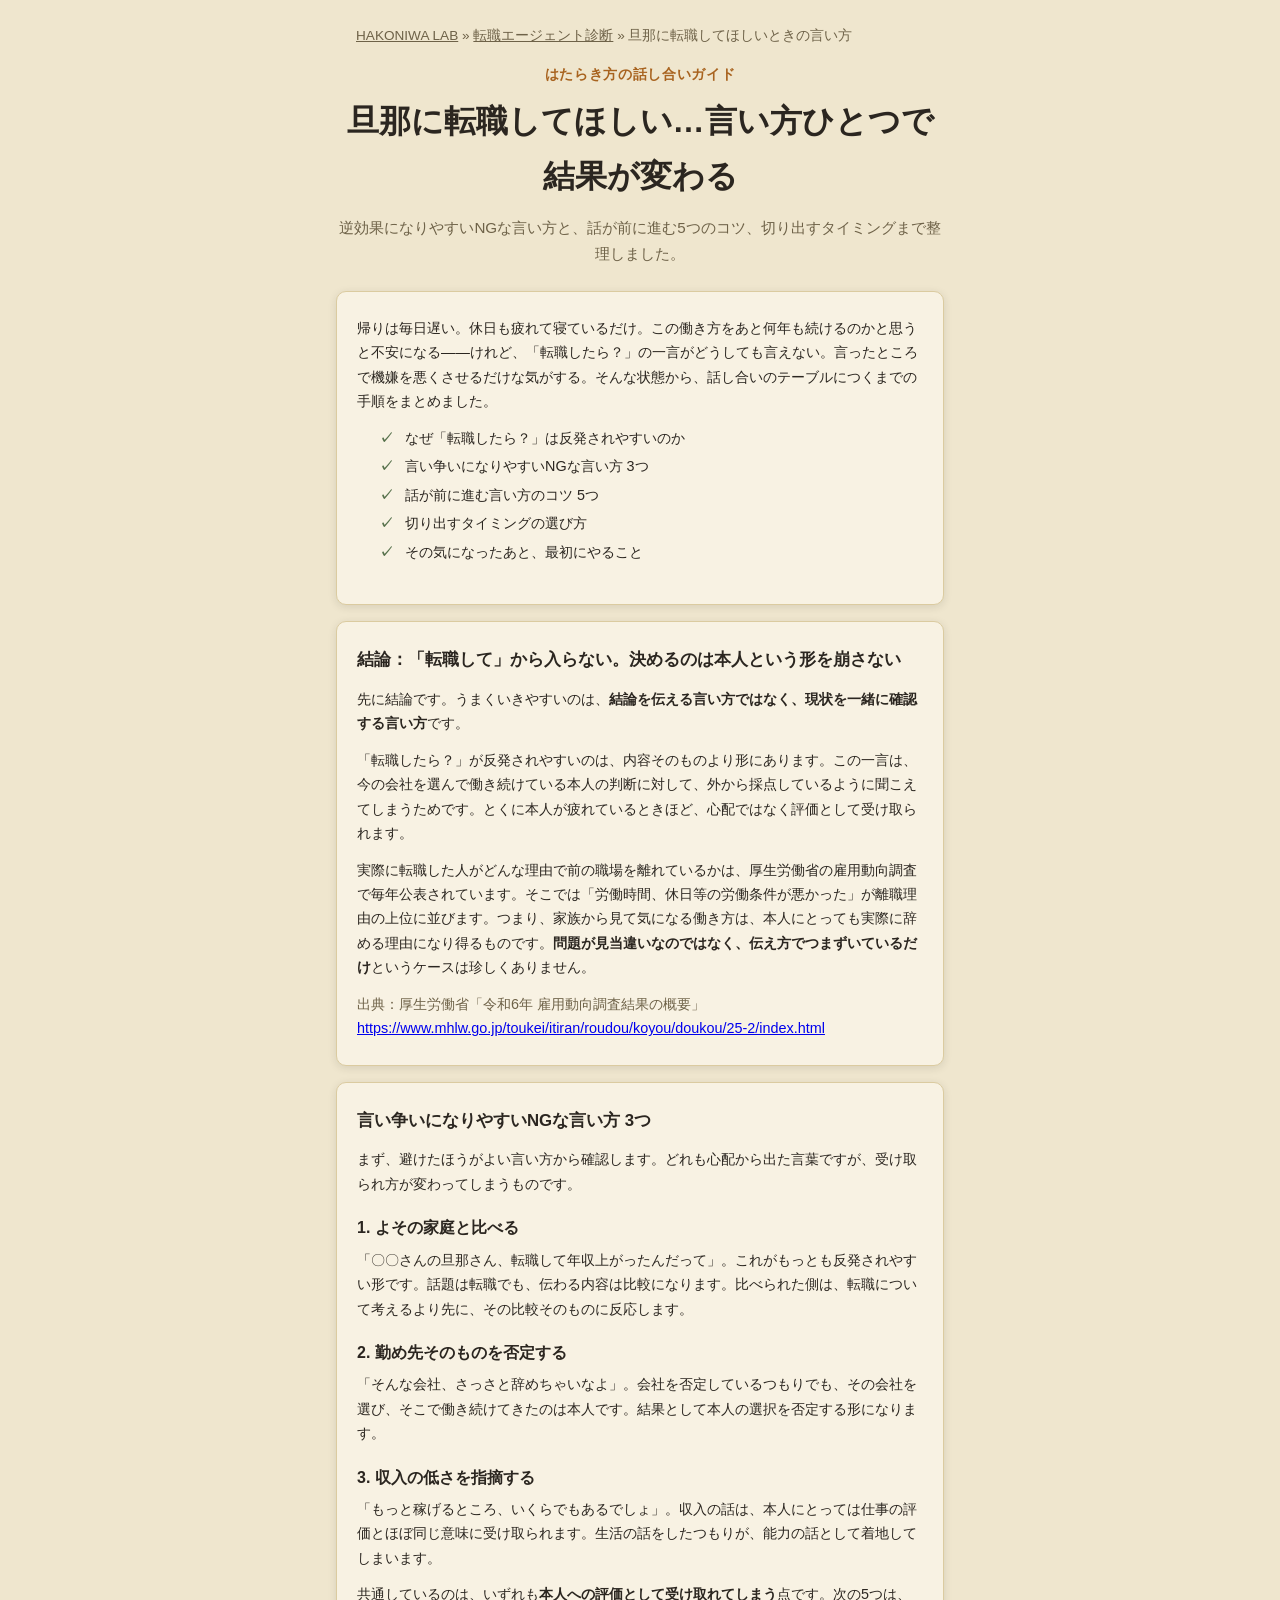
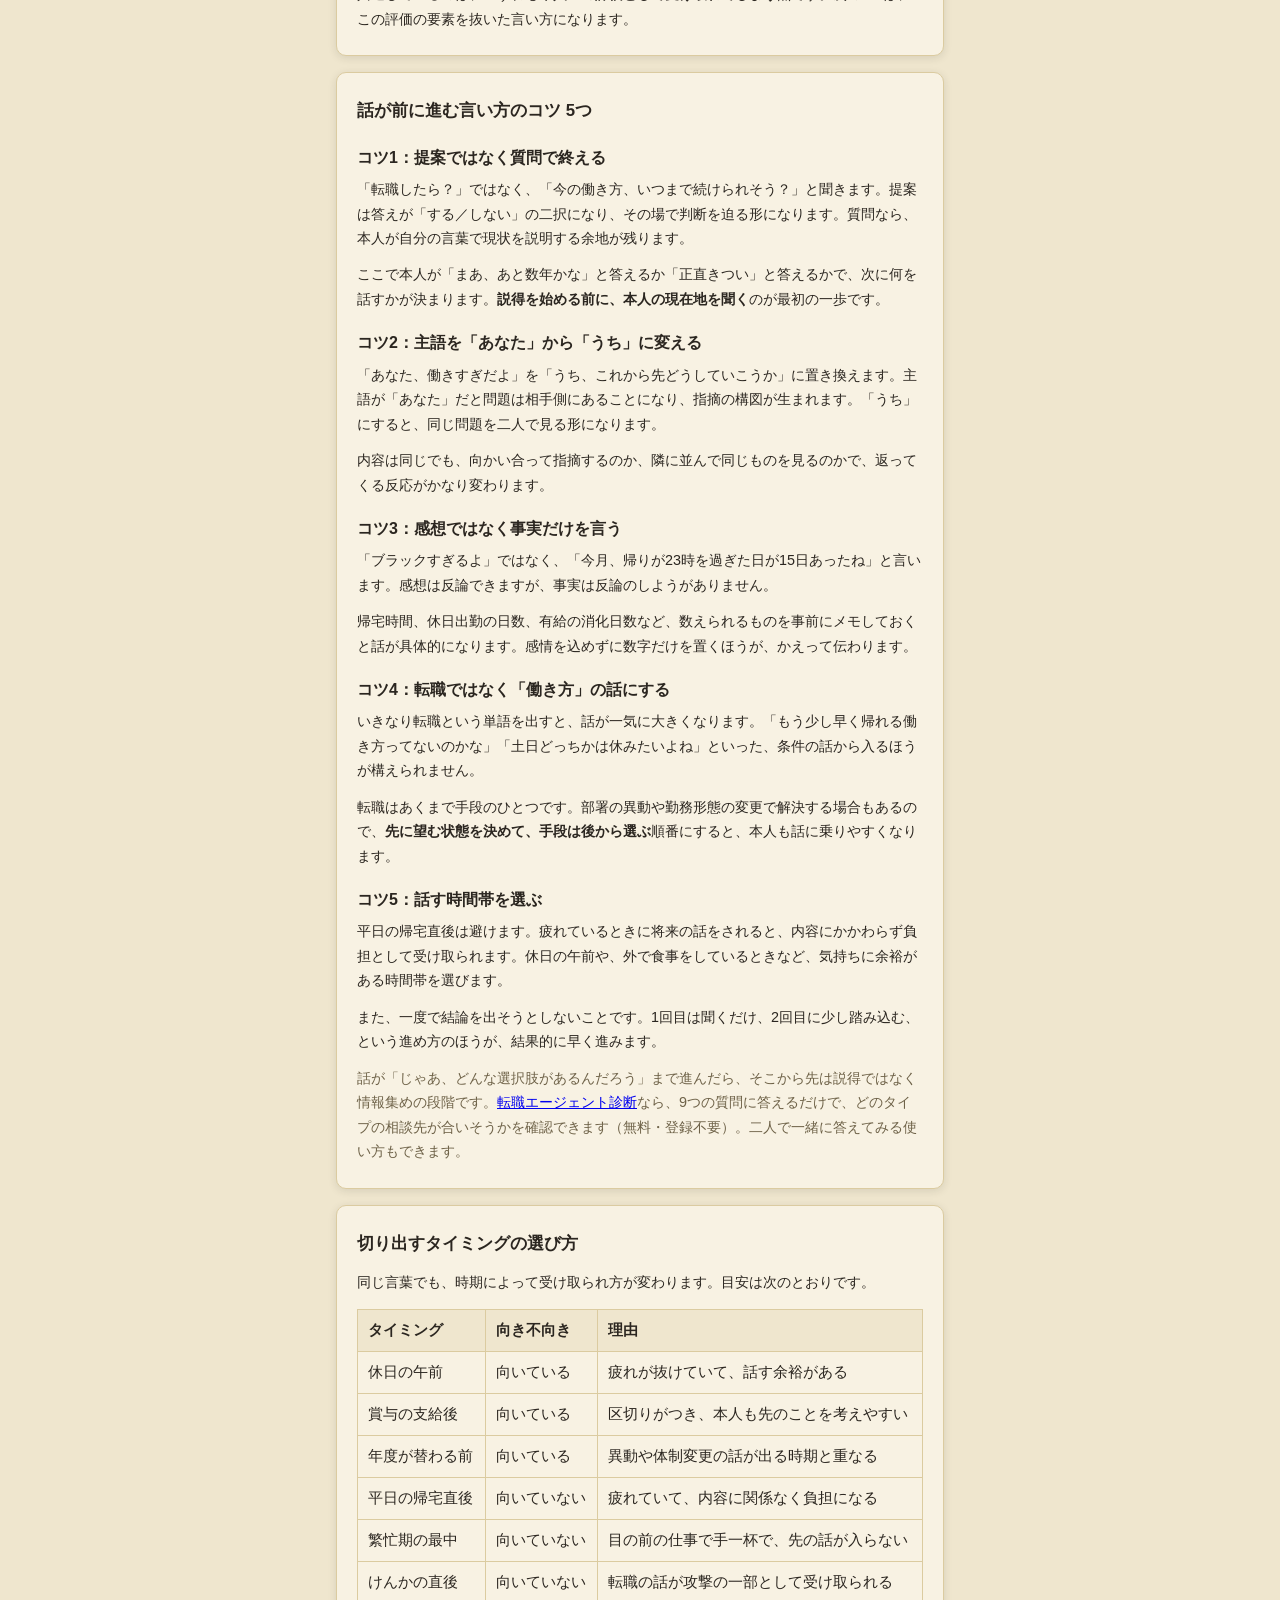
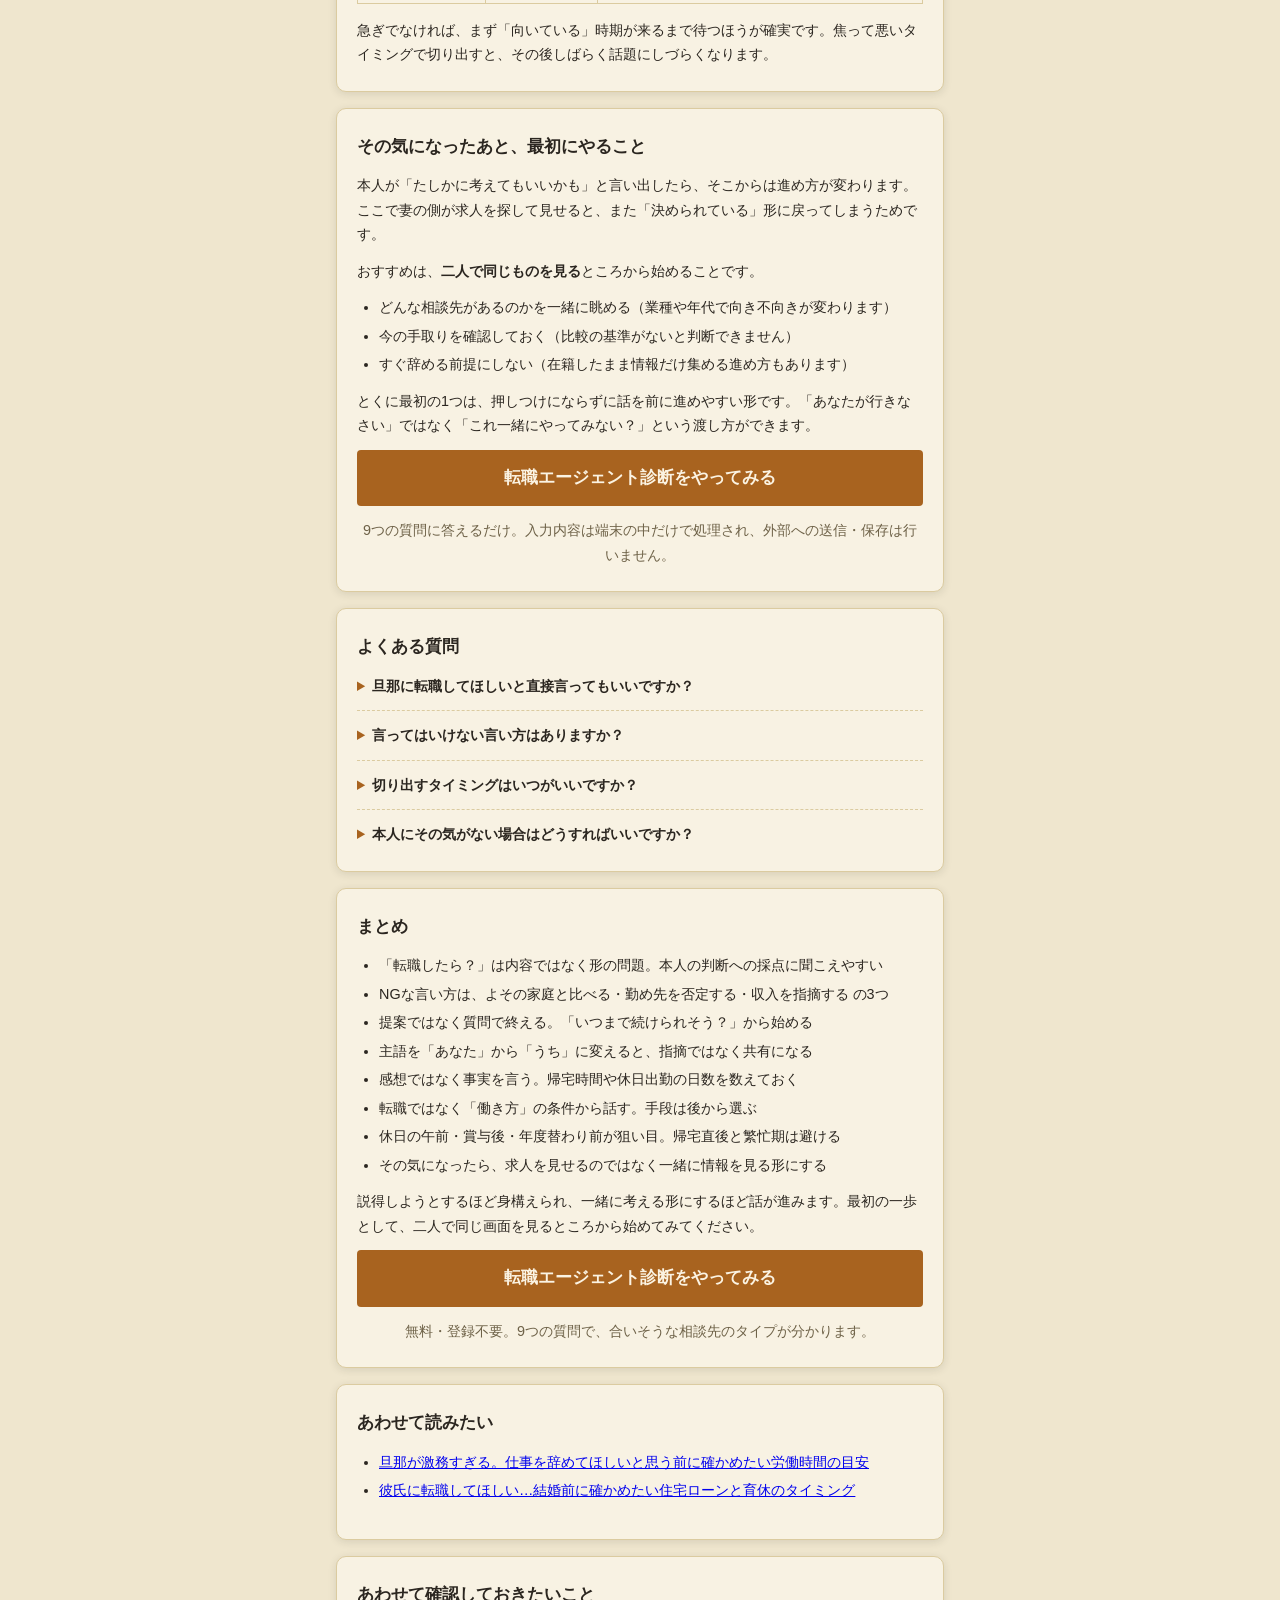
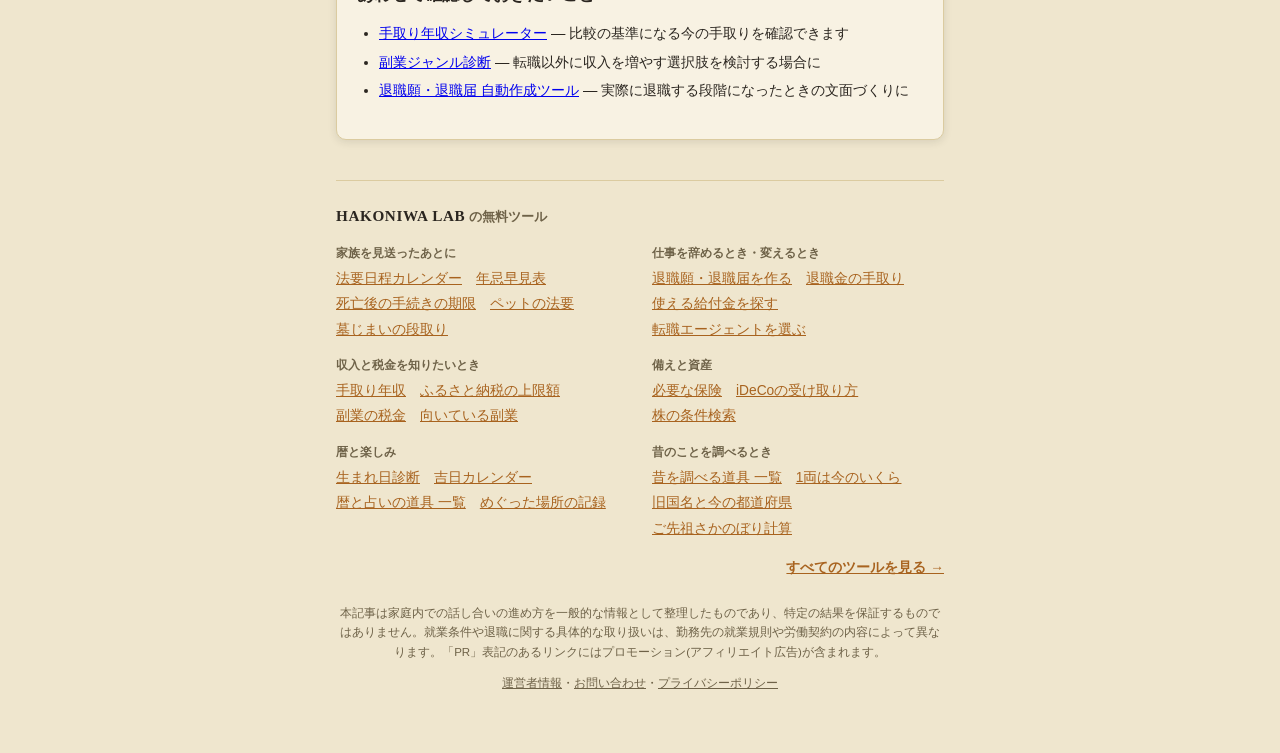
<file: guide/tenshoku-shitehoshii-danna/index.html>
<!DOCTYPE html>
<html lang="ja">
<head>
<meta charset="UTF-8">
<meta name="viewport" content="width=device-width, initial-scale=1.0">
<!-- Google tag (gtag.js) -->
<script async src="https://www.googletagmanager.com/gtag/js?id=G-WTBHV5QYG3"></script>
<script>
  window.dataLayer = window.dataLayer || [];
  function gtag(){dataLayer.push(arguments);}
  gtag('js', new Date());
  gtag('config', 'G-WTBHV5QYG3');
</script>
<title>旦那に転職してほしい…言い方ひとつで結果が変わる話し方のコツを5つ紹介</title>
<meta name="description" content="旦那に転職してほしいけれど、どう言えばいいのか分からない。相手の反応が変わる言い方のコツを5つと、逆効果になりやすいNGな言い方、切り出すタイミングまで整理しました。">
<script async src="https://pagead2.googlesyndication.com/pagead/js/adsbygoogle.js?client=ca-pub-6465548593525933" crossorigin="anonymous"></script>
<link rel="canonical" href="https://hakoniwalab.com/career-checker/guide/tenshoku-shitehoshii-danna/">
<link rel="stylesheet" href="../../css/style.css">
<script type="application/ld+json">{"@context":"https://schema.org","@type":"FAQPage","mainEntity":[{"@type":"Question","name":"旦那に転職してほしいと直接言ってもいいですか？","acceptedAnswer":{"@type":"Answer","text":"「転職して」と結論から入ると、今の仕事を選んだ本人の判断を否定する形になりやすく、反発を招きがちです。まずは「今の働き方をいつまで続けられそうか」という質問の形で、本人が現状をどう捉えているかを聞くところから始めるほうが話が進みやすくなります。"}},{"@type":"Question","name":"言ってはいけない言い方はありますか？","acceptedAnswer":{"@type":"Answer","text":"よその家庭と比べる言い方、勤め先そのものを否定する言い方、収入の低さを指摘する言い方の3つは反発されやすい表現です。いずれも本人の選択や能力への評価として受け取られるため、話し合いではなく言い争いになりやすくなります。"}},{"@type":"Question","name":"切り出すタイミングはいつがいいですか？","acceptedAnswer":{"@type":"Answer","text":"平日の帰宅直後など疲れているときは避け、休日の午前など気持ちに余裕がある時間帯を選ぶのが無難です。繁忙期の最中も避けたほうがよく、賞与の支給後や年度が替わる前は本人も先のことを考えやすい時期にあたります。"}},{"@type":"Question","name":"本人にその気がない場合はどうすればいいですか？","acceptedAnswer":{"@type":"Answer","text":"説得を続けるより、情報を一緒に見る形に切り替えるほうが角が立ちません。転職するかどうかを決める前の段階として、どんな相談先があるのかを二人で眺めるところから始めると、本人が自分で考える余地を残したまま話を進められます。"}}]}</script>
<style>
.guide-nav { max-width: 720px; margin: 0 auto 16px; padding: 0 20px; font-size: 0.85rem; color: var(--color-text-muted); }
.guide-nav a { color: var(--color-text-muted); }
.guide-lead { font-size: 0.95rem; }
.guide-table { width: 100%; border-collapse: collapse; margin: 14px 0; font-size: 0.92rem; }
.guide-table th, .guide-table td { border: 1px solid var(--color-border); padding: 8px 10px; text-align: left; vertical-align: top; }
.guide-table th { background: var(--color-bg); font-weight: 600; }
.guide-note { font-size: 0.85rem; color: var(--color-text-muted); }
.card--article h3 { font-size: 1rem; margin: 18px 0 6px; }
.guide-cta { text-align: center; }
.guide-cta .btn { display: inline-block; text-decoration: none; }
</style>
</head>
<body>
<div class="app">

  <nav class="guide-nav" aria-label="パンくずリスト">
    <a href="../../../">HAKONIWA LAB</a> &raquo;
    <a href="../../">転職エージェント診断</a> &raquo;
    <span aria-current="page">旦那に転職してほしいときの言い方</span>
  </nav>

  <header class="app-header">
    <p class="app-header__eyebrow">はたらき方の話し合いガイド</p>
    <h1 class="app-header__title">旦那に転職してほしい…<br class="sp-only">言い方ひとつで結果が変わる</h1>
    <p class="app-header__lead">逆効果になりやすいNGな言い方と、話が前に進む5つのコツ、切り出すタイミングまで整理しました。</p>
  </header>

  <main class="main">

    <section class="article">

      <div class="card card--article">
        <p class="guide-lead">帰りは毎日遅い。休日も疲れて寝ているだけ。この働き方をあと何年も続けるのかと思うと不安になる——けれど、「転職したら？」の一言がどうしても言えない。言ったところで機嫌を悪くさせるだけな気がする。そんな状態から、話し合いのテーブルにつくまでの手順をまとめました。</p>
        <ul class="intro-points">
          <li>なぜ「転職したら？」は反発されやすいのか</li>
          <li>言い争いになりやすいNGな言い方 3つ</li>
          <li>話が前に進む言い方のコツ 5つ</li>
          <li>切り出すタイミングの選び方</li>
          <li>その気になったあと、最初にやること</li>
        </ul>
      </div>

      <div class="card card--article">
        <h2>結論：「転職して」から入らない。決めるのは本人という形を崩さない</h2>
        <p>先に結論です。うまくいきやすいのは、<strong>結論を伝える言い方ではなく、現状を一緒に確認する言い方</strong>です。</p>
        <p>「転職したら？」が反発されやすいのは、内容そのものより形にあります。この一言は、今の会社を選んで働き続けている本人の判断に対して、外から採点しているように聞こえてしまうためです。とくに本人が疲れているときほど、心配ではなく評価として受け取られます。</p>
        <p>実際に転職した人がどんな理由で前の職場を離れているかは、厚生労働省の雇用動向調査で毎年公表されています。そこでは「労働時間、休日等の労働条件が悪かった」が離職理由の上位に並びます。つまり、家族から見て気になる働き方は、本人にとっても実際に辞める理由になり得るものです。<strong>問題が見当違いなのではなく、伝え方でつまずいているだけ</strong>というケースは珍しくありません。</p>
        <p class="guide-note">出典：厚生労働省「令和6年 雇用動向調査結果の概要」<a href="https://www.mhlw.go.jp/toukei/itiran/roudou/koyou/doukou/25-2/index.html" target="_blank" rel="noopener">https://www.mhlw.go.jp/toukei/itiran/roudou/koyou/doukou/25-2/index.html</a></p>
      </div>

      <div class="card card--article">
        <h2>言い争いになりやすいNGな言い方 3つ</h2>
        <p>まず、避けたほうがよい言い方から確認します。どれも心配から出た言葉ですが、受け取られ方が変わってしまうものです。</p>
        <h3>1. よその家庭と比べる</h3>
        <p>「〇〇さんの旦那さん、転職して年収上がったんだって」。これがもっとも反発されやすい形です。話題は転職でも、伝わる内容は比較になります。比べられた側は、転職について考えるより先に、その比較そのものに反応します。</p>
        <h3>2. 勤め先そのものを否定する</h3>
        <p>「そんな会社、さっさと辞めちゃいなよ」。会社を否定しているつもりでも、その会社を選び、そこで働き続けてきたのは本人です。結果として本人の選択を否定する形になります。</p>
        <h3>3. 収入の低さを指摘する</h3>
        <p>「もっと稼げるところ、いくらでもあるでしょ」。収入の話は、本人にとっては仕事の評価とほぼ同じ意味に受け取られます。生活の話をしたつもりが、能力の話として着地してしまいます。</p>
        <p>共通しているのは、いずれも<strong>本人への評価として受け取れてしまう</strong>点です。次の5つは、この評価の要素を抜いた言い方になります。</p>
      </div>

      <div class="card card--article">
        <h2>話が前に進む言い方のコツ 5つ</h2>

        <h3>コツ1：提案ではなく質問で終える</h3>
        <p>「転職したら？」ではなく、「今の働き方、いつまで続けられそう？」と聞きます。提案は答えが「する／しない」の二択になり、その場で判断を迫る形になります。質問なら、本人が自分の言葉で現状を説明する余地が残ります。</p>
        <p>ここで本人が「まあ、あと数年かな」と答えるか「正直きつい」と答えるかで、次に何を話すかが決まります。<strong>説得を始める前に、本人の現在地を聞く</strong>のが最初の一歩です。</p>

        <h3>コツ2：主語を「あなた」から「うち」に変える</h3>
        <p>「あなた、働きすぎだよ」を「うち、これから先どうしていこうか」に置き換えます。主語が「あなた」だと問題は相手側にあることになり、指摘の構図が生まれます。「うち」にすると、同じ問題を二人で見る形になります。</p>
        <p>内容は同じでも、向かい合って指摘するのか、隣に並んで同じものを見るのかで、返ってくる反応がかなり変わります。</p>

        <h3>コツ3：感想ではなく事実だけを言う</h3>
        <p>「ブラックすぎるよ」ではなく、「今月、帰りが23時を過ぎた日が15日あったね」と言います。感想は反論できますが、事実は反論のしようがありません。</p>
        <p>帰宅時間、休日出勤の日数、有給の消化日数など、数えられるものを事前にメモしておくと話が具体的になります。感情を込めずに数字だけを置くほうが、かえって伝わります。</p>

        <h3>コツ4：転職ではなく「働き方」の話にする</h3>
        <p>いきなり転職という単語を出すと、話が一気に大きくなります。「もう少し早く帰れる働き方ってないのかな」「土日どっちかは休みたいよね」といった、条件の話から入るほうが構えられません。</p>
        <p>転職はあくまで手段のひとつです。部署の異動や勤務形態の変更で解決する場合もあるので、<strong>先に望む状態を決めて、手段は後から選ぶ</strong>順番にすると、本人も話に乗りやすくなります。</p>

        <h3>コツ5：話す時間帯を選ぶ</h3>
        <p>平日の帰宅直後は避けます。疲れているときに将来の話をされると、内容にかかわらず負担として受け取られます。休日の午前や、外で食事をしているときなど、気持ちに余裕がある時間帯を選びます。</p>
        <p>また、一度で結論を出そうとしないことです。1回目は聞くだけ、2回目に少し踏み込む、という進め方のほうが、結果的に早く進みます。</p>

        <p class="guide-note">話が「じゃあ、どんな選択肢があるんだろう」まで進んだら、そこから先は説得ではなく情報集めの段階です。<a href="../../">転職エージェント診断</a>なら、9つの質問に答えるだけで、どのタイプの相談先が合いそうかを確認できます（無料・登録不要）。二人で一緒に答えてみる使い方もできます。</p>
      </div>

      <div class="card card--article">
        <h2>切り出すタイミングの選び方</h2>
        <p>同じ言葉でも、時期によって受け取られ方が変わります。目安は次のとおりです。</p>
        <table class="guide-table">
          <thead>
            <tr><th>タイミング</th><th>向き不向き</th><th>理由</th></tr>
          </thead>
          <tbody>
            <tr><td>休日の午前</td><td>向いている</td><td>疲れが抜けていて、話す余裕がある</td></tr>
            <tr><td>賞与の支給後</td><td>向いている</td><td>区切りがつき、本人も先のことを考えやすい</td></tr>
            <tr><td>年度が替わる前</td><td>向いている</td><td>異動や体制変更の話が出る時期と重なる</td></tr>
            <tr><td>平日の帰宅直後</td><td>向いていない</td><td>疲れていて、内容に関係なく負担になる</td></tr>
            <tr><td>繁忙期の最中</td><td>向いていない</td><td>目の前の仕事で手一杯で、先の話が入らない</td></tr>
            <tr><td>けんかの直後</td><td>向いていない</td><td>転職の話が攻撃の一部として受け取られる</td></tr>
          </tbody>
        </table>
        <p>急ぎでなければ、まず「向いている」時期が来るまで待つほうが確実です。焦って悪いタイミングで切り出すと、その後しばらく話題にしづらくなります。</p>
      </div>

      <div class="card card--article">
        <h2>その気になったあと、最初にやること</h2>
        <p>本人が「たしかに考えてもいいかも」と言い出したら、そこからは進め方が変わります。ここで妻の側が求人を探して見せると、また「決められている」形に戻ってしまうためです。</p>
        <p>おすすめは、<strong>二人で同じものを見る</strong>ところから始めることです。</p>
        <ul>
          <li>どんな相談先があるのかを一緒に眺める（業種や年代で向き不向きが変わります）</li>
          <li>今の手取りを確認しておく（比較の基準がないと判断できません）</li>
          <li>すぐ辞める前提にしない（在籍したまま情報だけ集める進め方もあります）</li>
        </ul>
        <p>とくに最初の1つは、押しつけにならずに話を前に進めやすい形です。「あなたが行きなさい」ではなく「これ一緒にやってみない？」という渡し方ができます。</p>
        <p class="guide-cta"><a class="btn btn--primary btn--large" href="../../">転職エージェント診断をやってみる</a></p>
        <p class="guide-note" style="text-align:center;">9つの質問に答えるだけ。入力内容は端末の中だけで処理され、外部への送信・保存は行いません。</p>
      </div>

      <div class="card card--article">
        <h2>よくある質問</h2>
        <details class="faq-item">
          <summary>旦那に転職してほしいと直接言ってもいいですか？</summary>
          <p>「転職して」と結論から入ると、今の仕事を選んだ本人の判断を否定する形になりやすく、反発を招きがちです。まずは「今の働き方をいつまで続けられそうか」という質問の形で、本人が現状をどう捉えているかを聞くところから始めるほうが話が進みやすくなります。</p>
        </details>
        <details class="faq-item">
          <summary>言ってはいけない言い方はありますか？</summary>
          <p>よその家庭と比べる言い方、勤め先そのものを否定する言い方、収入の低さを指摘する言い方の3つは反発されやすい表現です。いずれも本人の選択や能力への評価として受け取られるため、話し合いではなく言い争いになりやすくなります。</p>
        </details>
        <details class="faq-item">
          <summary>切り出すタイミングはいつがいいですか？</summary>
          <p>平日の帰宅直後など疲れているときは避け、休日の午前など気持ちに余裕がある時間帯を選ぶのが無難です。繁忙期の最中も避けたほうがよく、賞与の支給後や年度が替わる前は本人も先のことを考えやすい時期にあたります。</p>
        </details>
        <details class="faq-item">
          <summary>本人にその気がない場合はどうすればいいですか？</summary>
          <p>説得を続けるより、情報を一緒に見る形に切り替えるほうが角が立ちません。転職するかどうかを決める前の段階として、どんな相談先があるのかを二人で眺めるところから始めると、本人が自分で考える余地を残したまま話を進められます。</p>
        </details>
      </div>

      <div class="card card--article">
        <h2>まとめ</h2>
        <ul>
          <li>「転職したら？」は内容ではなく形の問題。本人の判断への採点に聞こえやすい</li>
          <li>NGな言い方は、よその家庭と比べる・勤め先を否定する・収入を指摘する の3つ</li>
          <li>提案ではなく質問で終える。「いつまで続けられそう？」から始める</li>
          <li>主語を「あなた」から「うち」に変えると、指摘ではなく共有になる</li>
          <li>感想ではなく事実を言う。帰宅時間や休日出勤の日数を数えておく</li>
          <li>転職ではなく「働き方」の条件から話す。手段は後から選ぶ</li>
          <li>休日の午前・賞与後・年度替わり前が狙い目。帰宅直後と繁忙期は避ける</li>
          <li>その気になったら、求人を見せるのではなく一緒に情報を見る形にする</li>
        </ul>
        <p>説得しようとするほど身構えられ、一緒に考える形にするほど話が進みます。最初の一歩として、二人で同じ画面を見るところから始めてみてください。</p>
        <p class="guide-cta"><a class="btn btn--primary btn--large" href="../../">転職エージェント診断をやってみる</a></p>
        <p class="guide-note" style="text-align:center;">無料・登録不要。9つの質問で、合いそうな相談先のタイプが分かります。</p>
      </div>

      <div class="card card--article">
        <h2>あわせて読みたい</h2>
        <ul>
          <li><a href="../danna-gekimu-yametehoshii/">旦那が激務すぎる。仕事を辞めてほしいと思う前に確かめたい労働時間の目安</a></li>
          <li><a href="../kareshi-tenshoku-kekkonmae/">彼氏に転職してほしい…結婚前に確かめたい住宅ローンと育休のタイミング</a></li>
        </ul>
      </div>

      <div class="card card--article">
        <h2>あわせて確認しておきたいこと</h2>
        <ul>
          <li><a href="../../../takehome-calculator/">手取り年収シミュレーター</a> — 比較の基準になる今の手取りを確認できます</li>
          <li><a href="../../../sidejob-checker/">副業ジャンル診断</a> — 転職以外に収入を増やす選択肢を検討する場合に</li>
          <li><a href="../../../resignation-letter-generator/">退職願・退職届 自動作成ツール</a> — 実際に退職する段階になったときの文面づくりに</li>
        </ul>
      </div>

    </section>

  </main>

  <!-- site-nav:start -->
  <style>
  .site-nav { margin: 40px 0 0; padding: 22px 0 0; border-top: 1px solid var(--color-border, var(--line, #dbcba0)); color: var(--color-text, var(--ink, #2b2620)); text-align: left; }
  .site-nav__title { margin: 0 0 14px; font-size: 0.82rem; font-weight: 700; color: var(--color-text-muted, var(--muted, #6e6248)); }
  .site-nav__title a { font-family: Georgia, "Times New Roman", serif; font-size: 0.95rem; letter-spacing: 0.04em; color: var(--color-text, var(--ink, #2b2620)); text-decoration: none; }
  .site-nav__groups { display: grid; gap: 14px 24px; }
  @media (min-width: 560px) { .site-nav__groups { grid-template-columns: 1fr 1fr; } }
  .site-nav__label { margin: 0 0 4px; font-size: 0.74rem; font-weight: 700; color: var(--color-text-muted, var(--muted, #6e6248)); }
  .site-nav__links { display: flex; flex-wrap: wrap; gap: 2px 14px; margin: 0; padding: 0; list-style: none; font-size: 0.86rem; line-height: 1.7; }
  .site-nav__links li { margin: 0; padding: 0; }
  .site-nav__links li::before { content: none; }
  .site-nav__links a { color: var(--color-primary, var(--navy, #a8631f)); }
  .site-nav__all { margin: 16px 0 0; font-size: 0.86rem; text-align: right; }
  .site-nav__all a { color: var(--color-primary, var(--navy, #a8631f)); font-weight: 700; }
  .app-footer a { color: var(--color-text-muted, var(--muted, #6e6248)); }
  </style>
  <nav class="site-nav" aria-label="HAKONIWA LABのツール">
    <p class="site-nav__title"><a href="../../../">HAKONIWA LAB</a> の無料ツール</p>
    <div class="site-nav__groups">
      <div>
        <p class="site-nav__label">家族を見送ったあとに</p>
        <ul class="site-nav__links">
          <li><a href="../../../houyou-calendar/">法要日程カレンダー</a></li>
          <li><a href="../../../houyou-calendar/hayami/">年忌早見表</a></li>
          <li><a href="../../../houyou-calendar/tetsuzuki/">死亡後の手続きの期限</a></li>
          <li><a href="../../../houyou-calendar/pet/">ペットの法要</a></li>
          <li><a href="../../../houyou-calendar/hakajimai/">墓じまいの段取り</a></li>
        </ul>
      </div>
      <div>
        <p class="site-nav__label">仕事を辞めるとき・変えるとき</p>
        <ul class="site-nav__links">
          <li><a href="../../../resignation-letter-generator/">退職願・退職届を作る</a></li>
          <li><a href="../../../retirement-simulator/">退職金の手取り</a></li>
          <li><a href="../../../subsidy-checker/">使える給付金を探す</a></li>
          <li><a href="../../../career-checker/">転職エージェントを選ぶ</a></li>
        </ul>
      </div>
      <div>
        <p class="site-nav__label">収入と税金を知りたいとき</p>
        <ul class="site-nav__links">
          <li><a href="../../../takehome-calculator/">手取り年収</a></li>
          <li><a href="../../../furusato-simulator/">ふるさと納税の上限額</a></li>
          <li><a href="../../../sidejob-tax-simulator/">副業の税金</a></li>
          <li><a href="../../../sidejob-checker/">向いている副業</a></li>
        </ul>
      </div>
      <div>
        <p class="site-nav__label">備えと資産</p>
        <ul class="site-nav__links">
          <li><a href="../../../insurance-checker/">必要な保険</a></li>
          <li><a href="../../../retirement-simulator/ideco/">iDeCoの受け取り方</a></li>
          <li><a href="../../../stock-screener/">株の条件検索</a></li>
        </ul>
      </div>
      <div>
        <p class="site-nav__label">暦と楽しみ</p>
        <ul class="site-nav__links">
          <li><a href="../../../birthday-fortune/">生まれ日診断</a></li>
          <li><a href="../../../birthday-fortune/calendar/">吉日カレンダー</a></li>
          <li><a href="../../../birthday-fortune/tools/">暦と占いの道具 一覧</a></li>
          <li><a href="../../../meguri-log/">めぐった場所の記録</a></li>
        </ul>
      </div>
      <div>
        <p class="site-nav__label">昔のことを調べるとき</p>
        <ul class="site-nav__links">
          <li><a href="../../../mukashi/">昔を調べる道具 一覧</a></li>
          <li><a href="../../../mukashi/ryou/">1両は今のいくら</a></li>
          <li><a href="../../../mukashi/kokumei/">旧国名と今の都道府県</a></li>
          <li><a href="../../../mukashi/senzo/">ご先祖さかのぼり計算</a></li>
        </ul>
      </div>
    </div>
    <p class="site-nav__all"><a href="../../../">すべてのツールを見る →</a></p>
  </nav>
  <!-- site-nav:end -->

  <footer class="app-footer">
    <p>本記事は家庭内での話し合いの進め方を一般的な情報として整理したものであり、特定の結果を保証するものではありません。就業条件や退職に関する具体的な取り扱いは、勤務先の就業規則や労働契約の内容によって異なります。「PR」表記のあるリンクにはプロモーション(アフィリエイト広告)が含まれます。</p>
    <p><a href="../../../about.html">運営者情報</a>・<a href="../../../contact.html">お問い合わせ</a>・<a href="../../../privacy.html">プライバシーポリシー</a></p>
  </footer>

</div>
</body>
</html>
</file>
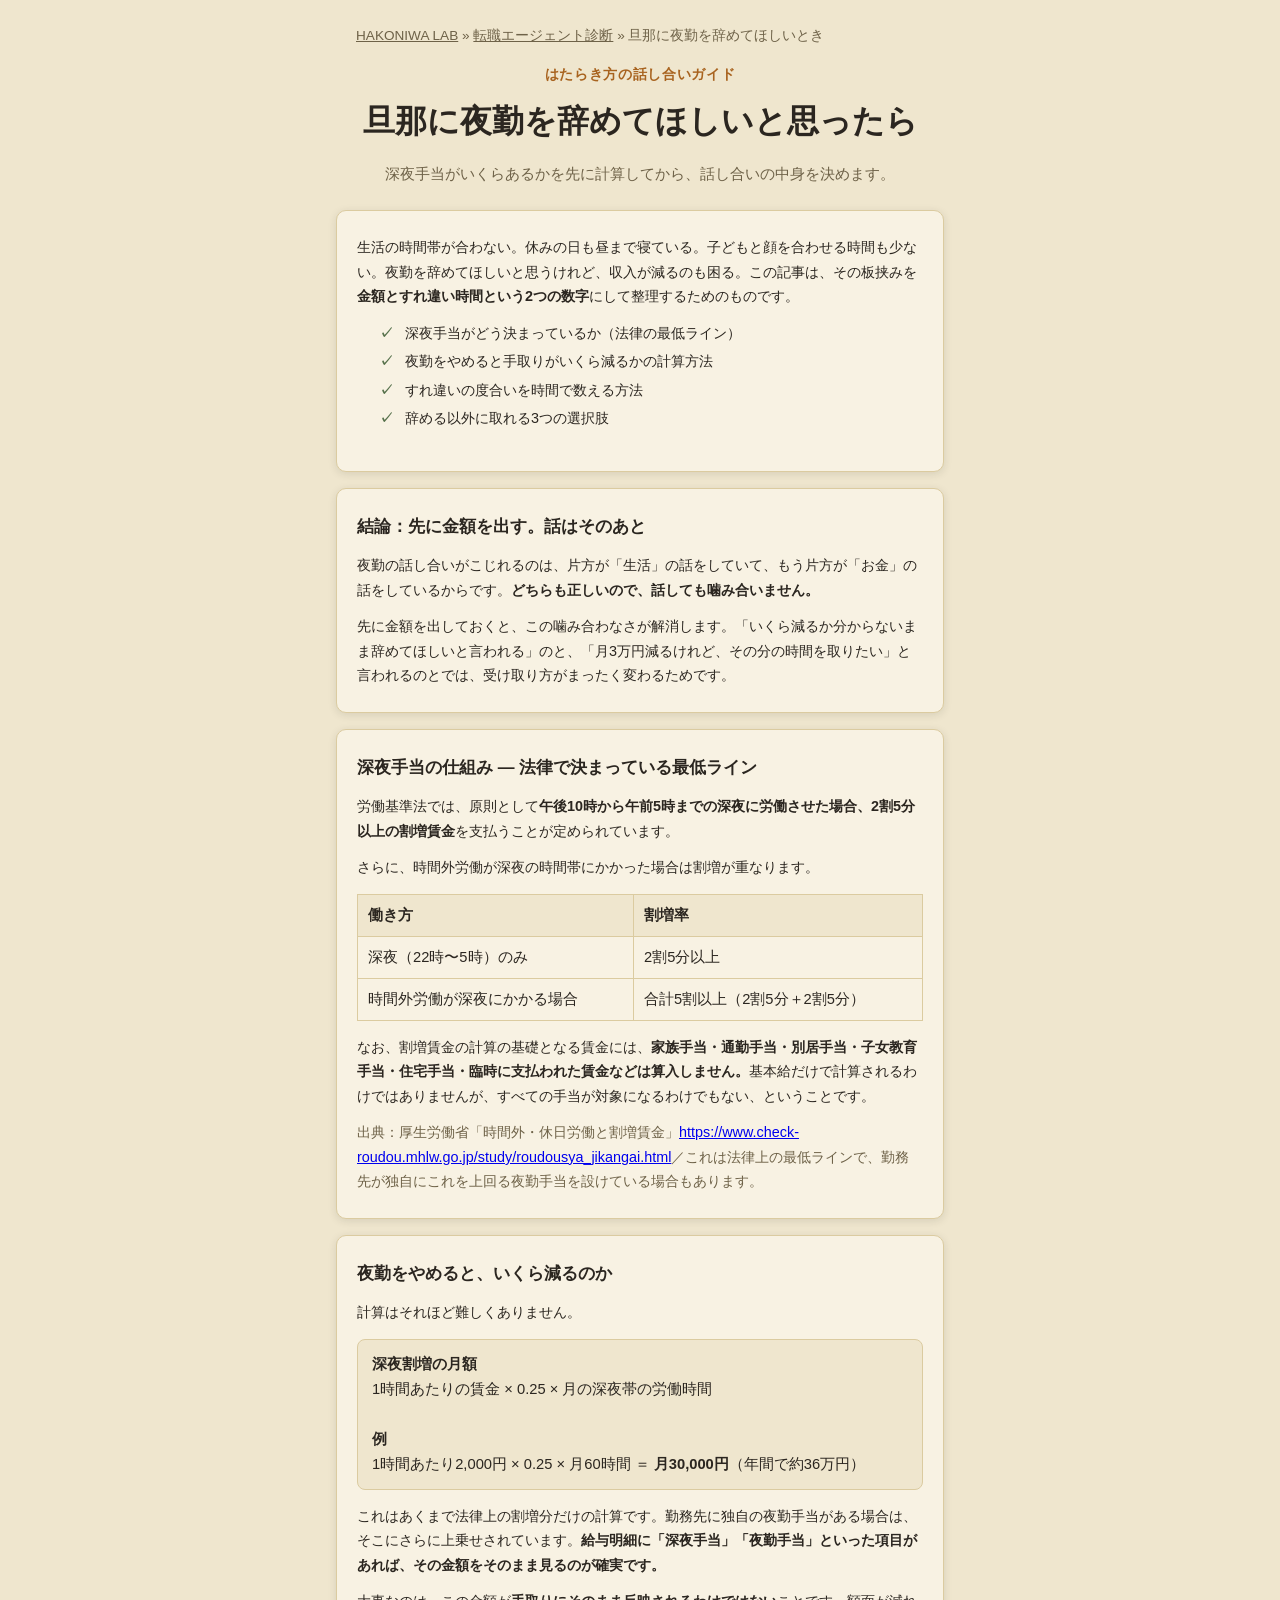
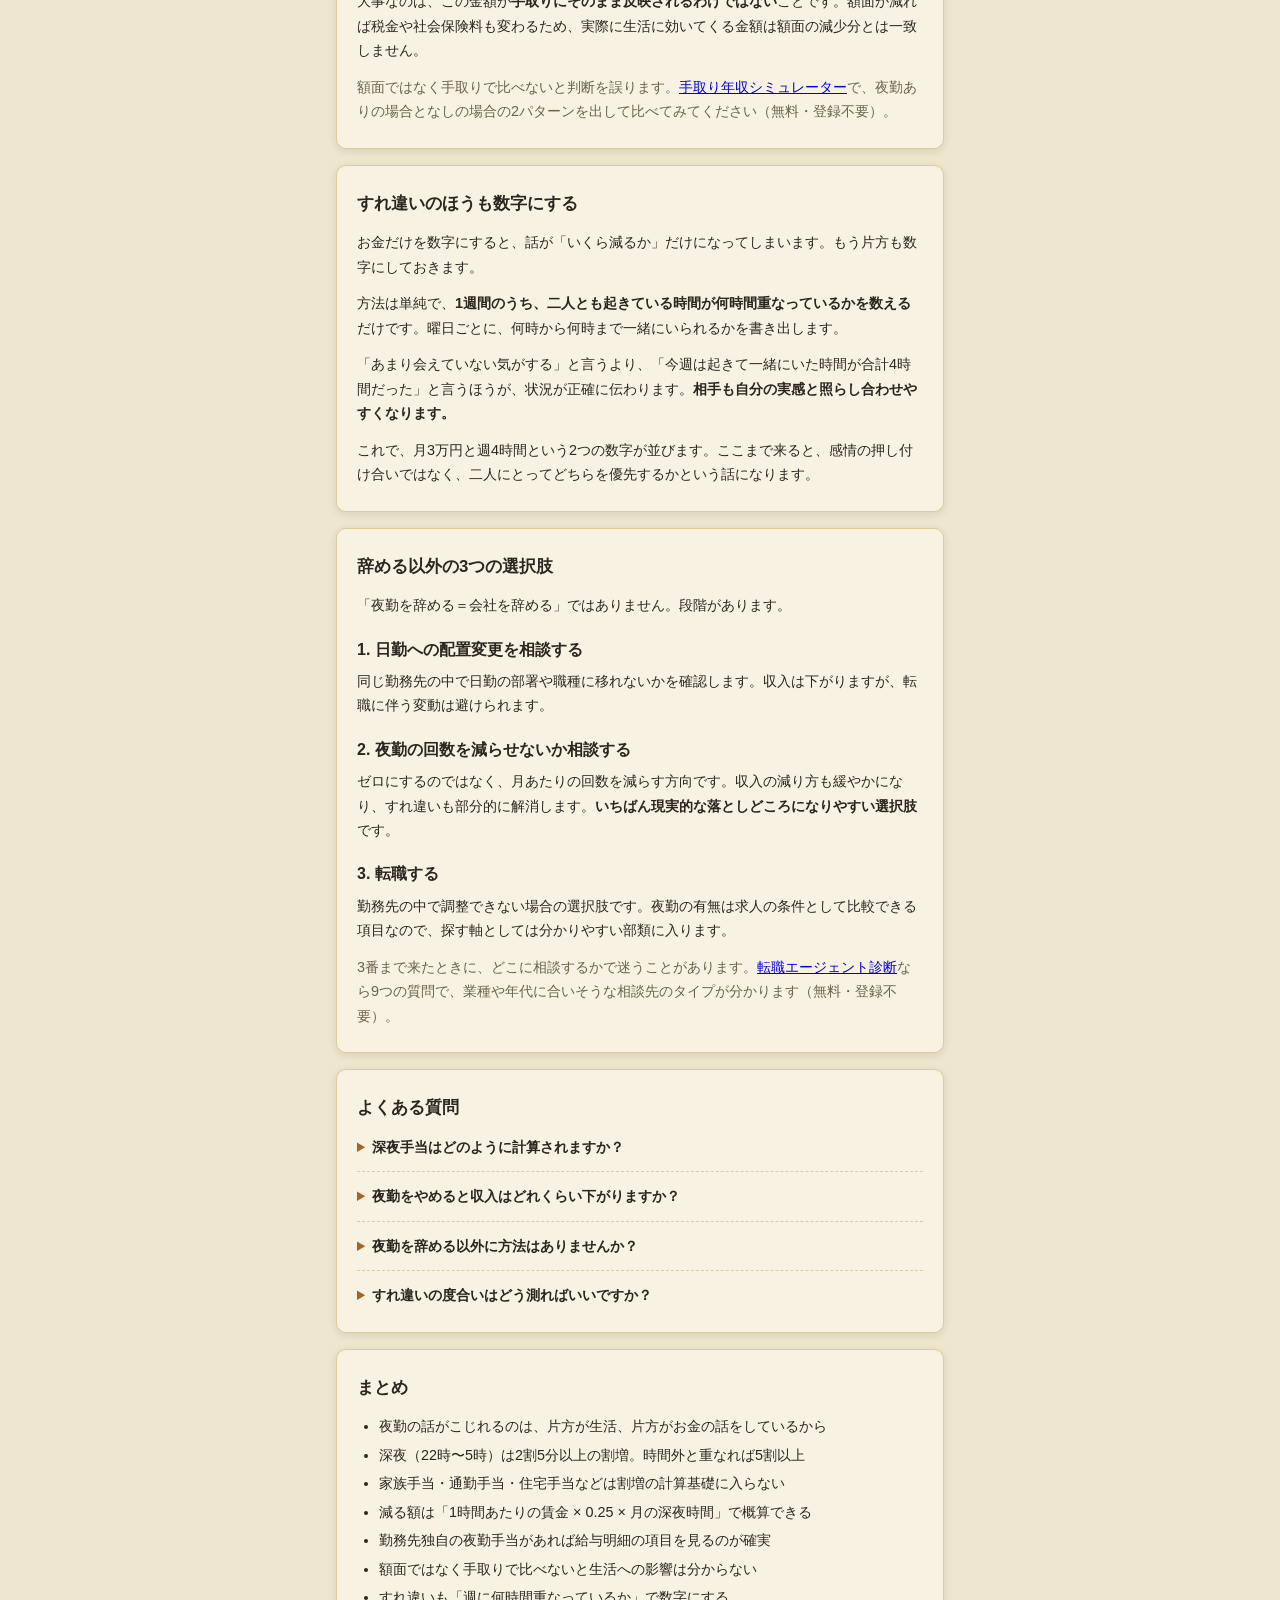
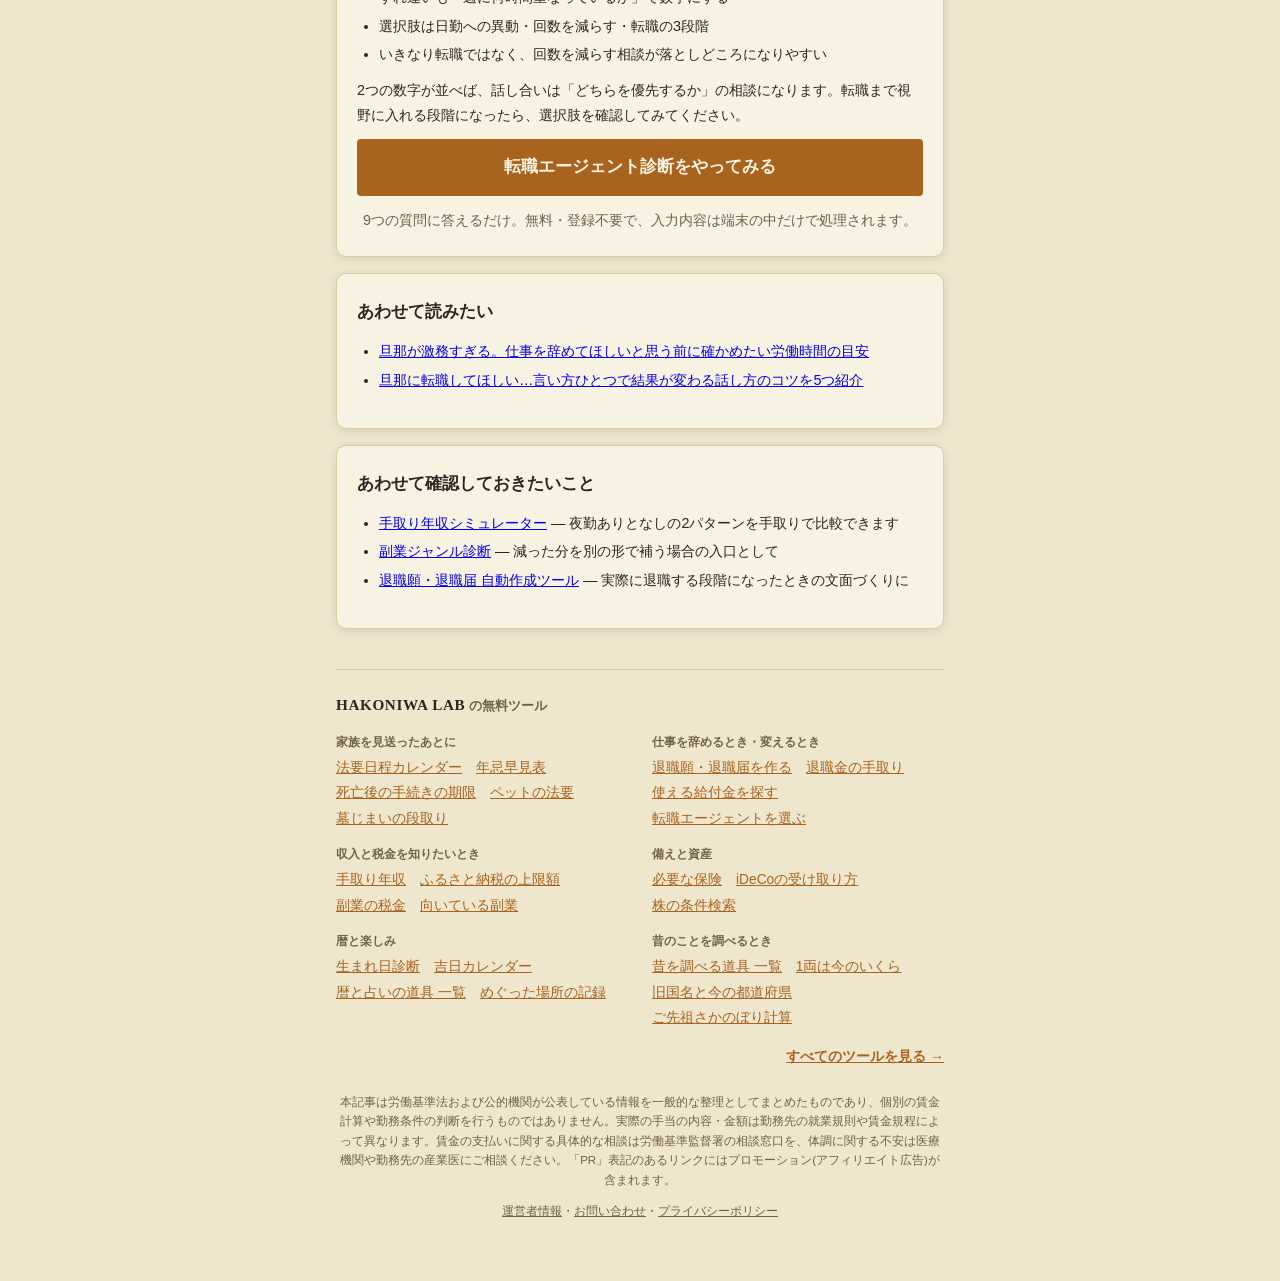
<file: guide/yakin-yametehoshii-danna/index.html>
<!DOCTYPE html>
<html lang="ja">
<head>
<meta charset="UTF-8">
<meta name="viewport" content="width=device-width, initial-scale=1.0">
<!-- Google tag (gtag.js) -->
<script async src="https://www.googletagmanager.com/gtag/js?id=G-WTBHV5QYG3"></script>
<script>
  window.dataLayer = window.dataLayer || [];
  function gtag(){dataLayer.push(arguments);}
  gtag('js', new Date());
  gtag('config', 'G-WTBHV5QYG3');
</script>
<title>旦那に夜勤を辞めてほしいと思ったら？深夜手当の計算から始める話し合い</title>
<meta name="description" content="旦那に夜勤を辞めてほしい。そう思ったとき、先に深夜割増賃金がいくらあるかを計算する方法を解説します。深夜手当の仕組み、すれ違い時間の数え方、辞める以外の3つの選択肢まで整理しました。">
<script async src="https://pagead2.googlesyndication.com/pagead/js/adsbygoogle.js?client=ca-pub-6465548593525933" crossorigin="anonymous"></script>
<link rel="canonical" href="https://hakoniwalab.com/career-checker/guide/yakin-yametehoshii-danna/">
<link rel="stylesheet" href="../../css/style.css">
<script type="application/ld+json">{"@context":"https://schema.org","@type":"FAQPage","mainEntity":[{"@type":"Question","name":"深夜手当はどのように計算されますか？","acceptedAnswer":{"@type":"Answer","text":"労働基準法では、原則として午後10時から午前5時までの深夜に労働させた場合、2割5分以上の割増賃金を支払うことが定められています。時間外労働が深夜にかかる場合は、時間外の2割5分と合わせて5割以上になります。なお割増賃金の計算の基礎となる賃金には、家族手当や通勤手当、住宅手当などは算入しません。"}},{"@type":"Question","name":"夜勤をやめると収入はどれくらい下がりますか？","acceptedAnswer":{"@type":"Answer","text":"深夜割増の分がなくなるため、深夜帯に働いていた時間数に応じて下がります。1時間あたりの賃金が2,000円で月に深夜帯が60時間なら、割増分だけで月3万円ほどになります。勤務先独自の夜勤手当がある場合はさらに差が出るため、給与明細で該当する項目を確認するのが確実です。"}},{"@type":"Question","name":"夜勤を辞める以外に方法はありませんか？","acceptedAnswer":{"@type":"Answer","text":"日勤への配置変更を相談する、夜勤の回数自体を減らせないか相談する、といった選択肢があります。会社を辞めるかどうかより前に、勤務先の中で調整できる余地があるかを確認するほうが、収入への影響を抑えられる場合があります。"}},{"@type":"Question","name":"すれ違いの度合いはどう測ればいいですか？","acceptedAnswer":{"@type":"Answer","text":"1週間のうち、起きている時間が重なっている時間数を数えると具体的になります。何曜日の何時から何時まで一緒にいられるかを書き出すと、感覚で話すより状況が共有しやすくなります。"}}]}</script>
<style>
.guide-nav { max-width: 720px; margin: 0 auto 16px; padding: 0 20px; font-size: 0.85rem; color: var(--color-text-muted); }
.guide-nav a { color: var(--color-text-muted); }
.guide-lead { font-size: 0.95rem; }
.guide-table { width: 100%; border-collapse: collapse; margin: 14px 0; font-size: 0.92rem; }
.guide-table th, .guide-table td { border: 1px solid var(--color-border); padding: 8px 10px; text-align: left; vertical-align: top; }
.guide-table th { background: var(--color-bg); font-weight: 600; }
.guide-note { font-size: 0.85rem; color: var(--color-text-muted); }
.card--article h3 { font-size: 1rem; margin: 18px 0 6px; }
.guide-cta { text-align: center; }
.guide-cta .btn { display: inline-block; text-decoration: none; }
.guide-calc { background: var(--color-bg); border: 1px solid var(--color-border); border-radius: 8px; padding: 12px 14px; margin: 14px 0; font-size: 0.92rem; }
</style>
</head>
<body>
<div class="app">

  <nav class="guide-nav" aria-label="パンくずリスト">
    <a href="../../../">HAKONIWA LAB</a> &raquo;
    <a href="../../">転職エージェント診断</a> &raquo;
    <span aria-current="page">旦那に夜勤を辞めてほしいとき</span>
  </nav>

  <header class="app-header">
    <p class="app-header__eyebrow">はたらき方の話し合いガイド</p>
    <h1 class="app-header__title">旦那に夜勤を<br class="sp-only">辞めてほしいと思ったら</h1>
    <p class="app-header__lead">深夜手当がいくらあるかを先に計算してから、話し合いの中身を決めます。</p>
  </header>

  <main class="main">

    <section class="article">

      <div class="card card--article">
        <p class="guide-lead">生活の時間帯が合わない。休みの日も昼まで寝ている。子どもと顔を合わせる時間も少ない。夜勤を辞めてほしいと思うけれど、収入が減るのも困る。この記事は、その板挟みを<strong>金額とすれ違い時間という2つの数字</strong>にして整理するためのものです。</p>
        <ul class="intro-points">
          <li>深夜手当がどう決まっているか（法律の最低ライン）</li>
          <li>夜勤をやめると手取りがいくら減るかの計算方法</li>
          <li>すれ違いの度合いを時間で数える方法</li>
          <li>辞める以外に取れる3つの選択肢</li>
        </ul>
      </div>

      <div class="card card--article">
        <h2>結論：先に金額を出す。話はそのあと</h2>
        <p>夜勤の話し合いがこじれるのは、片方が「生活」の話をしていて、もう片方が「お金」の話をしているからです。<strong>どちらも正しいので、話しても噛み合いません。</strong></p>
        <p>先に金額を出しておくと、この噛み合わなさが解消します。「いくら減るか分からないまま辞めてほしいと言われる」のと、「月3万円減るけれど、その分の時間を取りたい」と言われるのとでは、受け取り方がまったく変わるためです。</p>
      </div>

      <div class="card card--article">
        <h2>深夜手当の仕組み ― 法律で決まっている最低ライン</h2>
        <p>労働基準法では、原則として<strong>午後10時から午前5時までの深夜に労働させた場合、2割5分以上の割増賃金</strong>を支払うことが定められています。</p>
        <p>さらに、時間外労働が深夜の時間帯にかかった場合は割増が重なります。</p>
        <table class="guide-table">
          <thead>
            <tr><th>働き方</th><th>割増率</th></tr>
          </thead>
          <tbody>
            <tr><td>深夜（22時〜5時）のみ</td><td>2割5分以上</td></tr>
            <tr><td>時間外労働が深夜にかかる場合</td><td>合計5割以上（2割5分＋2割5分）</td></tr>
          </tbody>
        </table>
        <p>なお、割増賃金の計算の基礎となる賃金には、<strong>家族手当・通勤手当・別居手当・子女教育手当・住宅手当・臨時に支払われた賃金などは算入しません。</strong>基本給だけで計算されるわけではありませんが、すべての手当が対象になるわけでもない、ということです。</p>
        <p class="guide-note">出典：厚生労働省「時間外・休日労働と割増賃金」<a href="https://www.check-roudou.mhlw.go.jp/study/roudousya_jikangai.html" target="_blank" rel="noopener">https://www.check-roudou.mhlw.go.jp/study/roudousya_jikangai.html</a>／これは法律上の最低ラインで、勤務先が独自にこれを上回る夜勤手当を設けている場合もあります。</p>
      </div>

      <div class="card card--article">
        <h2>夜勤をやめると、いくら減るのか</h2>
        <p>計算はそれほど難しくありません。</p>
        <div class="guide-calc">
          <strong>深夜割増の月額</strong><br>
          1時間あたりの賃金 × 0.25 × 月の深夜帯の労働時間<br><br>
          <strong>例</strong><br>
          1時間あたり2,000円 × 0.25 × 月60時間 ＝ <strong>月30,000円</strong>（年間で約36万円）
        </div>
        <p>これはあくまで法律上の割増分だけの計算です。勤務先に独自の夜勤手当がある場合は、そこにさらに上乗せされています。<strong>給与明細に「深夜手当」「夜勤手当」といった項目があれば、その金額をそのまま見るのが確実です。</strong></p>
        <p>大事なのは、この金額が<strong>手取りにそのまま反映されるわけではない</strong>ことです。額面が減れば税金や社会保険料も変わるため、実際に生活に効いてくる金額は額面の減少分とは一致しません。</p>
        <p class="guide-note">額面ではなく手取りで比べないと判断を誤ります。<a href="../../../takehome-calculator/">手取り年収シミュレーター</a>で、夜勤ありの場合となしの場合の2パターンを出して比べてみてください（無料・登録不要）。</p>
      </div>

      <div class="card card--article">
        <h2>すれ違いのほうも数字にする</h2>
        <p>お金だけを数字にすると、話が「いくら減るか」だけになってしまいます。もう片方も数字にしておきます。</p>
        <p>方法は単純で、<strong>1週間のうち、二人とも起きている時間が何時間重なっているかを数える</strong>だけです。曜日ごとに、何時から何時まで一緒にいられるかを書き出します。</p>
        <p>「あまり会えていない気がする」と言うより、「今週は起きて一緒にいた時間が合計4時間だった」と言うほうが、状況が正確に伝わります。<strong>相手も自分の実感と照らし合わせやすくなります。</strong></p>
        <p>これで、月3万円と週4時間という2つの数字が並びます。ここまで来ると、感情の押し付け合いではなく、二人にとってどちらを優先するかという話になります。</p>
      </div>

      <div class="card card--article">
        <h2>辞める以外の3つの選択肢</h2>
        <p>「夜勤を辞める＝会社を辞める」ではありません。段階があります。</p>
        <h3>1. 日勤への配置変更を相談する</h3>
        <p>同じ勤務先の中で日勤の部署や職種に移れないかを確認します。収入は下がりますが、転職に伴う変動は避けられます。</p>
        <h3>2. 夜勤の回数を減らせないか相談する</h3>
        <p>ゼロにするのではなく、月あたりの回数を減らす方向です。収入の減り方も緩やかになり、すれ違いも部分的に解消します。<strong>いちばん現実的な落としどころになりやすい選択肢</strong>です。</p>
        <h3>3. 転職する</h3>
        <p>勤務先の中で調整できない場合の選択肢です。夜勤の有無は求人の条件として比較できる項目なので、探す軸としては分かりやすい部類に入ります。</p>
        <p class="guide-note">3番まで来たときに、どこに相談するかで迷うことがあります。<a href="../../">転職エージェント診断</a>なら9つの質問で、業種や年代に合いそうな相談先のタイプが分かります（無料・登録不要）。</p>
      </div>

      <div class="card card--article">
        <h2>よくある質問</h2>
        <details class="faq-item">
          <summary>深夜手当はどのように計算されますか？</summary>
          <p>労働基準法では、原則として午後10時から午前5時までの深夜に労働させた場合、2割5分以上の割増賃金を支払うことが定められています。時間外労働が深夜にかかる場合は、時間外の2割5分と合わせて5割以上になります。なお割増賃金の計算の基礎となる賃金には、家族手当や通勤手当、住宅手当などは算入しません。</p>
        </details>
        <details class="faq-item">
          <summary>夜勤をやめると収入はどれくらい下がりますか？</summary>
          <p>深夜割増の分がなくなるため、深夜帯に働いていた時間数に応じて下がります。1時間あたりの賃金が2,000円で月に深夜帯が60時間なら、割増分だけで月3万円ほどになります。勤務先独自の夜勤手当がある場合はさらに差が出るため、給与明細で該当する項目を確認するのが確実です。</p>
        </details>
        <details class="faq-item">
          <summary>夜勤を辞める以外に方法はありませんか？</summary>
          <p>日勤への配置変更を相談する、夜勤の回数自体を減らせないか相談する、といった選択肢があります。会社を辞めるかどうかより前に、勤務先の中で調整できる余地があるかを確認するほうが、収入への影響を抑えられる場合があります。</p>
        </details>
        <details class="faq-item">
          <summary>すれ違いの度合いはどう測ればいいですか？</summary>
          <p>1週間のうち、起きている時間が重なっている時間数を数えると具体的になります。何曜日の何時から何時まで一緒にいられるかを書き出すと、感覚で話すより状況が共有しやすくなります。</p>
        </details>
      </div>

      <div class="card card--article">
        <h2>まとめ</h2>
        <ul>
          <li>夜勤の話がこじれるのは、片方が生活、片方がお金の話をしているから</li>
          <li>深夜（22時〜5時）は2割5分以上の割増。時間外と重なれば5割以上</li>
          <li>家族手当・通勤手当・住宅手当などは割増の計算基礎に入らない</li>
          <li>減る額は「1時間あたりの賃金 × 0.25 × 月の深夜時間」で概算できる</li>
          <li>勤務先独自の夜勤手当があれば給与明細の項目を見るのが確実</li>
          <li>額面ではなく手取りで比べないと生活への影響は分からない</li>
          <li>すれ違いも「週に何時間重なっているか」で数字にする</li>
          <li>選択肢は日勤への異動・回数を減らす・転職の3段階</li>
          <li>いきなり転職ではなく、回数を減らす相談が落としどころになりやすい</li>
        </ul>
        <p>2つの数字が並べば、話し合いは「どちらを優先するか」の相談になります。転職まで視野に入れる段階になったら、選択肢を確認してみてください。</p>
        <p class="guide-cta"><a class="btn btn--primary btn--large" href="../../">転職エージェント診断をやってみる</a></p>
        <p class="guide-note" style="text-align:center;">9つの質問に答えるだけ。無料・登録不要で、入力内容は端末の中だけで処理されます。</p>
      </div>

      <div class="card card--article">
        <h2>あわせて読みたい</h2>
        <ul>
          <li><a href="../danna-gekimu-yametehoshii/">旦那が激務すぎる。仕事を辞めてほしいと思う前に確かめたい労働時間の目安</a></li>
          <li><a href="../tenshoku-shitehoshii-danna/">旦那に転職してほしい…言い方ひとつで結果が変わる話し方のコツを5つ紹介</a></li>
        </ul>
      </div>

      <div class="card card--article">
        <h2>あわせて確認しておきたいこと</h2>
        <ul>
          <li><a href="../../../takehome-calculator/">手取り年収シミュレーター</a> — 夜勤ありとなしの2パターンを手取りで比較できます</li>
          <li><a href="../../../sidejob-checker/">副業ジャンル診断</a> — 減った分を別の形で補う場合の入口として</li>
          <li><a href="../../../resignation-letter-generator/">退職願・退職届 自動作成ツール</a> — 実際に退職する段階になったときの文面づくりに</li>
        </ul>
      </div>

    </section>

  </main>

  <!-- site-nav:start -->
  <style>
  .site-nav { margin: 40px 0 0; padding: 22px 0 0; border-top: 1px solid var(--color-border, var(--line, #dbcba0)); color: var(--color-text, var(--ink, #2b2620)); text-align: left; }
  .site-nav__title { margin: 0 0 14px; font-size: 0.82rem; font-weight: 700; color: var(--color-text-muted, var(--muted, #6e6248)); }
  .site-nav__title a { font-family: Georgia, "Times New Roman", serif; font-size: 0.95rem; letter-spacing: 0.04em; color: var(--color-text, var(--ink, #2b2620)); text-decoration: none; }
  .site-nav__groups { display: grid; gap: 14px 24px; }
  @media (min-width: 560px) { .site-nav__groups { grid-template-columns: 1fr 1fr; } }
  .site-nav__label { margin: 0 0 4px; font-size: 0.74rem; font-weight: 700; color: var(--color-text-muted, var(--muted, #6e6248)); }
  .site-nav__links { display: flex; flex-wrap: wrap; gap: 2px 14px; margin: 0; padding: 0; list-style: none; font-size: 0.86rem; line-height: 1.7; }
  .site-nav__links li { margin: 0; padding: 0; }
  .site-nav__links li::before { content: none; }
  .site-nav__links a { color: var(--color-primary, var(--navy, #a8631f)); }
  .site-nav__all { margin: 16px 0 0; font-size: 0.86rem; text-align: right; }
  .site-nav__all a { color: var(--color-primary, var(--navy, #a8631f)); font-weight: 700; }
  .app-footer a { color: var(--color-text-muted, var(--muted, #6e6248)); }
  </style>
  <nav class="site-nav" aria-label="HAKONIWA LABのツール">
    <p class="site-nav__title"><a href="../../../">HAKONIWA LAB</a> の無料ツール</p>
    <div class="site-nav__groups">
      <div>
        <p class="site-nav__label">家族を見送ったあとに</p>
        <ul class="site-nav__links">
          <li><a href="../../../houyou-calendar/">法要日程カレンダー</a></li>
          <li><a href="../../../houyou-calendar/hayami/">年忌早見表</a></li>
          <li><a href="../../../houyou-calendar/tetsuzuki/">死亡後の手続きの期限</a></li>
          <li><a href="../../../houyou-calendar/pet/">ペットの法要</a></li>
          <li><a href="../../../houyou-calendar/hakajimai/">墓じまいの段取り</a></li>
        </ul>
      </div>
      <div>
        <p class="site-nav__label">仕事を辞めるとき・変えるとき</p>
        <ul class="site-nav__links">
          <li><a href="../../../resignation-letter-generator/">退職願・退職届を作る</a></li>
          <li><a href="../../../retirement-simulator/">退職金の手取り</a></li>
          <li><a href="../../../subsidy-checker/">使える給付金を探す</a></li>
          <li><a href="../../../career-checker/">転職エージェントを選ぶ</a></li>
        </ul>
      </div>
      <div>
        <p class="site-nav__label">収入と税金を知りたいとき</p>
        <ul class="site-nav__links">
          <li><a href="../../../takehome-calculator/">手取り年収</a></li>
          <li><a href="../../../furusato-simulator/">ふるさと納税の上限額</a></li>
          <li><a href="../../../sidejob-tax-simulator/">副業の税金</a></li>
          <li><a href="../../../sidejob-checker/">向いている副業</a></li>
        </ul>
      </div>
      <div>
        <p class="site-nav__label">備えと資産</p>
        <ul class="site-nav__links">
          <li><a href="../../../insurance-checker/">必要な保険</a></li>
          <li><a href="../../../retirement-simulator/ideco/">iDeCoの受け取り方</a></li>
          <li><a href="../../../stock-screener/">株の条件検索</a></li>
        </ul>
      </div>
      <div>
        <p class="site-nav__label">暦と楽しみ</p>
        <ul class="site-nav__links">
          <li><a href="../../../birthday-fortune/">生まれ日診断</a></li>
          <li><a href="../../../birthday-fortune/calendar/">吉日カレンダー</a></li>
          <li><a href="../../../birthday-fortune/tools/">暦と占いの道具 一覧</a></li>
          <li><a href="../../../meguri-log/">めぐった場所の記録</a></li>
        </ul>
      </div>
      <div>
        <p class="site-nav__label">昔のことを調べるとき</p>
        <ul class="site-nav__links">
          <li><a href="../../../mukashi/">昔を調べる道具 一覧</a></li>
          <li><a href="../../../mukashi/ryou/">1両は今のいくら</a></li>
          <li><a href="../../../mukashi/kokumei/">旧国名と今の都道府県</a></li>
          <li><a href="../../../mukashi/senzo/">ご先祖さかのぼり計算</a></li>
        </ul>
      </div>
    </div>
    <p class="site-nav__all"><a href="../../../">すべてのツールを見る →</a></p>
  </nav>
  <!-- site-nav:end -->

  <footer class="app-footer">
    <p>本記事は労働基準法および公的機関が公表している情報を一般的な整理としてまとめたものであり、個別の賃金計算や勤務条件の判断を行うものではありません。実際の手当の内容・金額は勤務先の就業規則や賃金規程によって異なります。賃金の支払いに関する具体的な相談は労働基準監督署の相談窓口を、体調に関する不安は医療機関や勤務先の産業医にご相談ください。「PR」表記のあるリンクにはプロモーション(アフィリエイト広告)が含まれます。</p>
    <p><a href="../../../about.html">運営者情報</a>・<a href="../../../contact.html">お問い合わせ</a>・<a href="../../../privacy.html">プライバシーポリシー</a></p>
  </footer>

</div>
</body>
</html>
</file>
<file: css/style.css>
:root {
  --color-bg: #efe6ce;
  --color-surface: #f8f2e3;
  --color-border: #dbcba0;
  --color-text: #2b2620;
  --color-text-muted: #6e6248;
  --color-primary: #a8631f;
  --color-primary-hover: #8b5119;
  --color-primary-contrast: #fbf3e2;
  --color-accent: #55704a;
  --color-badge-bg: #e4d6ae;
  --color-badge-text: #6e4a1e;
  --color-warn-bg: #efd3c0;
  --color-warn-text: #8a4322;
  --radius-sm: 4px;
  --radius-md: 6px;
  --radius-lg: 10px;
  --shadow-card: 0 2px 8px rgba(43, 38, 32, 0.12);
  --max-width: 640px;
}

@media (prefers-color-scheme: dark) {
  :root {
    --color-bg: #211f1a;
    --color-surface: #2c2a22;
    --color-border: #423e30;
    --color-text: #f1e9d8;
    --color-text-muted: #b3a585;
    --color-primary: #e3a23b;
    --color-primary-hover: #edb259;
    --color-primary-contrast: #241c0d;
    --color-accent: #8fae7d;
    --color-badge-bg: #3a3626;
    --color-badge-text: #e3a23b;
    --color-warn-bg: #3d2a1d;
    --color-warn-text: #e0a876;
    --shadow-card: 0 2px 14px rgba(0, 0, 0, 0.5);
  }
}

* { box-sizing: border-box; }

[hidden] { display: none !important; }

html, body {
  margin: 0;
  padding: 0;
  background: var(--color-bg);
  color: var(--color-text);
  font-family: "Hiragino Sans", "Hiragino Kaku Gothic ProN", Meiryo, "Yu Gothic", sans-serif;
  line-height: 1.7;
  -webkit-text-size-adjust: 100%;
}

.app {
  max-width: var(--max-width);
  margin: 0 auto;
  padding: 24px 16px 48px;
}

.app-header {
  text-align: center;
  margin-bottom: 24px;
}

.app-header__eyebrow {
  color: var(--color-primary);
  font-weight: 700;
  font-size: 0.85rem;
  letter-spacing: 0.05em;
  margin: 0 0 8px;
}

.app-header__title {
  font-size: 1.6rem;
  font-weight: 800;
  margin: 0 0 12px;
}

.app-header__lead {
  color: var(--color-text-muted);
  font-size: 0.95rem;
  margin: 0;
}

.main { display: block; }

.card {
  background: var(--color-surface);
  border: 1px solid var(--color-border);
  border-radius: var(--radius-lg);
  box-shadow: var(--shadow-card);
  padding: 24px 20px;
  margin-bottom: 16px;
}

.card--intro { text-align: center; }

.intro-points {
  list-style: none;
  padding: 0;
  margin: 0 0 20px;
  text-align: left;
  display: inline-block;
}

.intro-points li {
  position: relative;
  padding-left: 26px;
  margin-bottom: 10px;
  color: var(--color-text);
}

.intro-points li::before {
  content: "✓";
  position: absolute;
  left: 0;
  color: var(--color-accent);
  font-weight: 700;
}

.intro-disclaimer {
  font-size: 0.78rem;
  color: var(--color-text-muted);
  margin: 16px 0 0;
}

.btn {
  display: inline-block;
  border: none;
  border-radius: var(--radius-sm);
  font-size: 0.95rem;
  font-weight: 700;
  padding: 12px 20px;
  cursor: pointer;
  text-align: center;
  transition: background-color 0.15s ease, opacity 0.15s ease;
}

.btn--primary {
  background: var(--color-primary);
  color: var(--color-primary-contrast);
}
.btn--primary:hover { background: var(--color-primary-hover); }
.btn--primary:disabled { opacity: 0.5; cursor: not-allowed; }

.btn--ghost {
  background: transparent;
  color: var(--color-text-muted);
  border: 1px solid var(--color-border);
}
.btn--ghost:hover { color: var(--color-text); border-color: var(--color-text-muted); }

.btn--large { width: 100%; padding: 14px 20px; font-size: 1.05rem; }
.btn--skip { margin-left: auto; }

.progress {
  height: 6px;
  background: var(--color-border);
  border-radius: 999px;
  overflow: hidden;
  margin-bottom: 8px;
}

.progress__bar {
  height: 100%;
  width: 0%;
  background: var(--color-primary);
  transition: width 0.25s ease;
}

.progress__label {
  font-size: 0.78rem;
  color: var(--color-text-muted);
  margin: 0 0 16px;
  text-align: right;
}

.card--quiz { min-height: 220px; }

.quiz-question {
  font-size: 1.1rem;
  font-weight: 700;
  margin: 0 0 6px;
}

.quiz-question__note {
  font-size: 0.82rem;
  color: var(--color-text-muted);
  margin: 0 0 18px;
}

.quiz-options {
  display: grid;
  gap: 10px;
}

.quiz-option {
  display: block;
  width: 100%;
  text-align: left;
  padding: 14px 16px;
  background: var(--color-bg);
  border: 1.5px solid var(--color-border);
  border-radius: var(--radius-sm);
  color: var(--color-text);
  font-size: 0.95rem;
  cursor: pointer;
  transition: border-color 0.15s ease, background-color 0.15s ease;
}

.quiz-option:hover {
  border-color: var(--color-primary);
}

.quiz-option.is-selected {
  border-color: var(--color-primary);
  background: var(--color-badge-bg);
  font-weight: 700;
}

.quiz-select {
  width: 100%;
  padding: 12px 14px;
  border: 1.5px solid var(--color-border);
  border-radius: var(--radius-sm);
  background: var(--color-bg);
  color: var(--color-text);
  font-size: 0.95rem;
}

.quiz-nav {
  display: flex;
  align-items: center;
  gap: 10px;
}

.result-summary {
  text-align: center;
  margin-bottom: 20px;
}

.result-summary__count {
  font-size: 1.3rem;
  font-weight: 800;
  margin: 0 0 4px;
}

.result-summary__note {
  font-size: 0.82rem;
  color: var(--color-text-muted);
  margin: 0;
}

.result-list {
  display: grid;
  gap: 14px;
  margin-bottom: 20px;
}

.result-card {
  background: var(--color-surface);
  border: 1px solid var(--color-border);
  border-radius: var(--radius-md);
  box-shadow: var(--shadow-card);
  padding: 18px 18px 16px;
}

.result-card__badges {
  display: flex;
  flex-wrap: wrap;
  gap: 6px;
  margin-bottom: 10px;
}

.badge {
  display: inline-block;
  font-size: 0.72rem;
  font-weight: 700;
  padding: 3px 10px;
  border-radius: 999px;
  background: var(--color-badge-bg);
  color: var(--color-badge-text);
}

.badge--accent {
  background: var(--color-primary);
  color: var(--color-primary-contrast);
}

.badge--warn {
  background: var(--color-warn-bg);
  color: var(--color-warn-text);
}

.result-card__name {
  font-size: 1.05rem;
  font-weight: 800;
  margin: 0 0 6px;
}

.result-card__benefit {
  color: var(--color-accent);
  font-weight: 700;
  margin: 0 0 4px;
}

.result-card__org {
  font-size: 0.8rem;
  color: var(--color-text-muted);
  margin: 0 0 12px;
}

.result-card__summary {
  font-size: 0.88rem;
  margin: 0 0 10px;
}

.result-card__conditions {
  font-size: 0.82rem;
  color: var(--color-text-muted);
  margin: 0 0 14px;
}

.result-card__actions {
  display: flex;
  flex-wrap: wrap;
  gap: 8px;
}

.result-card__link {
  display: inline-block;
  font-size: 0.85rem;
  font-weight: 700;
  color: var(--color-primary);
  text-decoration: none;
  padding: 8px 14px;
  border: 1.5px solid var(--color-primary);
  border-radius: var(--radius-sm);
}

.result-card__link:hover { background: var(--color-badge-bg); }

.result-card__link--offer {
  color: var(--color-accent);
  border-color: var(--color-accent);
  display: inline-flex;
  align-items: center;
  gap: 6px;
}

.badge--pr {
  background: var(--color-accent);
  color: var(--color-primary-contrast);
  font-size: 0.62rem;
  padding: 2px 6px;
}

.result-empty {
  text-align: center;
  color: var(--color-text-muted);
  padding: 24px 12px;
}

.ad-slot {
  min-height: 90px;
  border: 1px dashed var(--color-border);
  border-radius: var(--radius-sm);
  display: flex;
  align-items: center;
  justify-content: center;
  color: var(--color-text-muted);
  font-size: 0.75rem;
  margin-bottom: 20px;
}

.card--lead { text-align: center; }
.card__title { font-size: 1rem; margin: 0 0 8px; }

.lead-form {
  display: flex;
  gap: 8px;
  margin-top: 14px;
}

.lead-form__input {
  flex: 1;
  padding: 10px 12px;
  border: 1.5px solid var(--color-border);
  border-radius: var(--radius-sm);
  background: var(--color-bg);
  color: var(--color-text);
}

.app-footer {
  margin-top: 24px;
  text-align: center;
  font-size: 0.72rem;
  color: var(--color-text-muted);
}

.sp-only { display: inline; }

@media (min-width: 640px) {
  .app-header__title { font-size: 2rem; }
  .sp-only { display: none; }
}

.result-card__platforms {
  font-size: 0.8rem;
  color: var(--color-text-muted);
  margin: 0 0 14px;
}

.cross-link-banner {
  display: block;
  margin-top: 12px;
  padding: 10px 14px;
  background: var(--color-badge-bg);
  border-radius: var(--radius-sm);
  font-size: 0.82rem;
  color: var(--color-badge-text);
  text-decoration: none;
  font-weight: 700;
}

.cross-link-banner:hover { opacity: 0.85; }

/* --- 解説記事セクション --- */

.card--article h2 {
  font-size: 1.05rem;
  margin: 0 0 12px;
}
.card--article p {
  font-size: 0.9rem;
  margin: 0 0 12px;
}
.card--article p:last-child { margin-bottom: 0; }
.card--article h3 {
  font-size: 0.95rem;
  margin: 18px 0 6px;
}
.card--article ul li { margin-bottom: 4px; }
.card--article ul {
  font-size: 0.9rem;
  margin: 0 0 12px;
  padding-left: 22px;
}

.faq-item {
  border-bottom: 1px dashed var(--color-border);
  padding: 12px 0;
}
.faq-item:first-of-type { padding-top: 0; }
.faq-item:last-child { border-bottom: none; padding-bottom: 0; }
.faq-item summary {
  cursor: pointer;
  font-weight: 700;
  font-size: 0.9rem;
  list-style: revert;
}
.faq-item summary::marker { color: var(--color-primary); }
.faq-item p {
  margin: 8px 0 0;
  font-size: 0.85rem;
  color: var(--color-text-muted);
}

/* --- 関連する本カード --- */
.card--books .books__lead {
  font-size: 0.9rem;
  color: var(--color-text-muted);
  margin: 0 0 12px;
}
.books__list { list-style: none; margin: 0; padding: 0; display: grid; gap: 10px; }
.books__item a {
  display: block;
  padding: 12px 14px;
  border: 1px solid var(--color-border);
  border-radius: 8px;
  background: var(--color-bg);
  color: inherit;
  text-decoration: none;
}
.books__item a:hover,
.books__item a:focus-visible { border-color: var(--color-primary); }
.books__title { display: block; font-weight: 600; font-size: 0.95rem; line-height: 1.5; }
.books__note { display: block; font-size: 0.8rem; color: var(--color-text-muted); margin-top: 4px; }
.books__ku { font-size: 0.8rem; color: var(--color-text-muted); margin: 10px 0 0; }

/* 広告のあるページの冒頭に出す PR 表記(A8 はファーストビューでの広告表示を求めている。birthday-fortune・houyou-calendar と同じ形) */
.pr-note { font-size: 0.75rem; color: var(--color-text-muted); margin: -8px 0 14px; }
.app-header + .pr-note { text-align: center; }

/* 出典などの長いURLがスマホで横にはみ出さないように折り返す(class の無い文字のリンクだけ。広告ボタンには効かせない) */
.card--article a:not([class]) { overflow-wrap: anywhere; }
</file>
